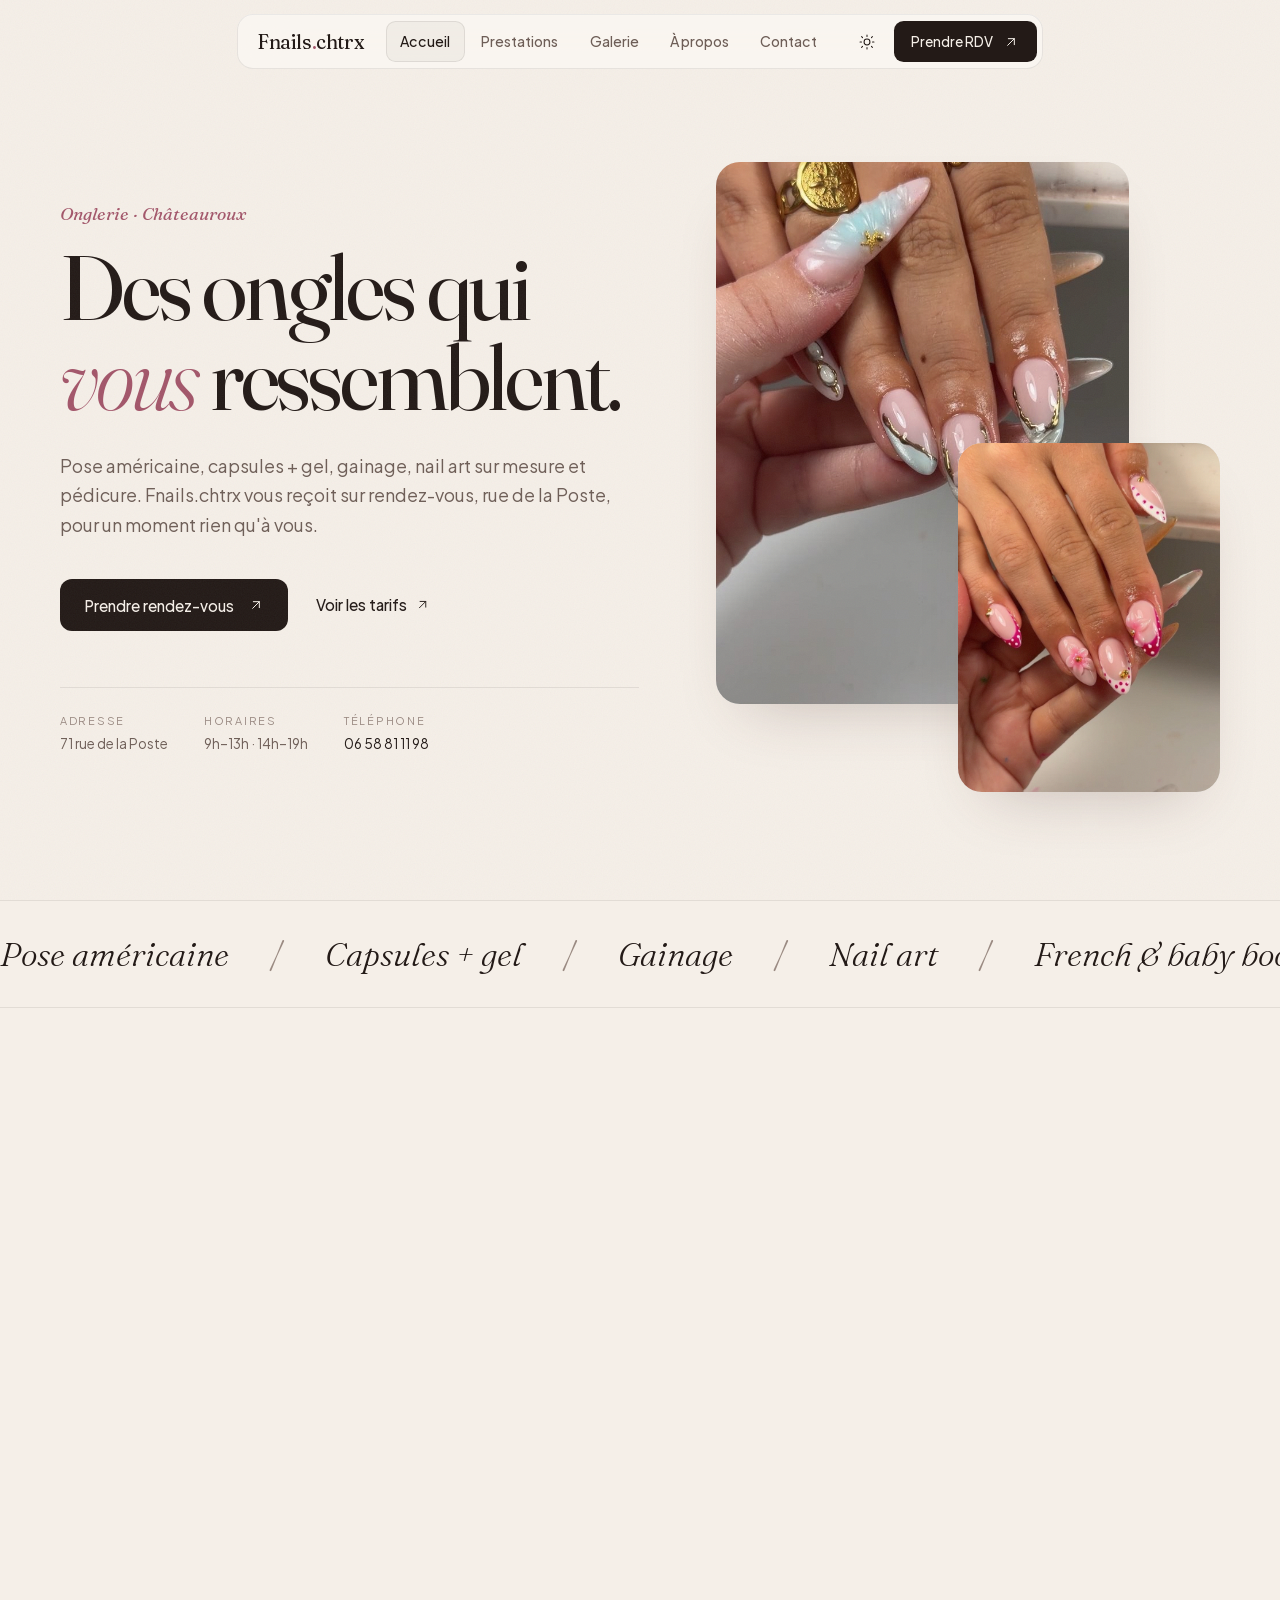
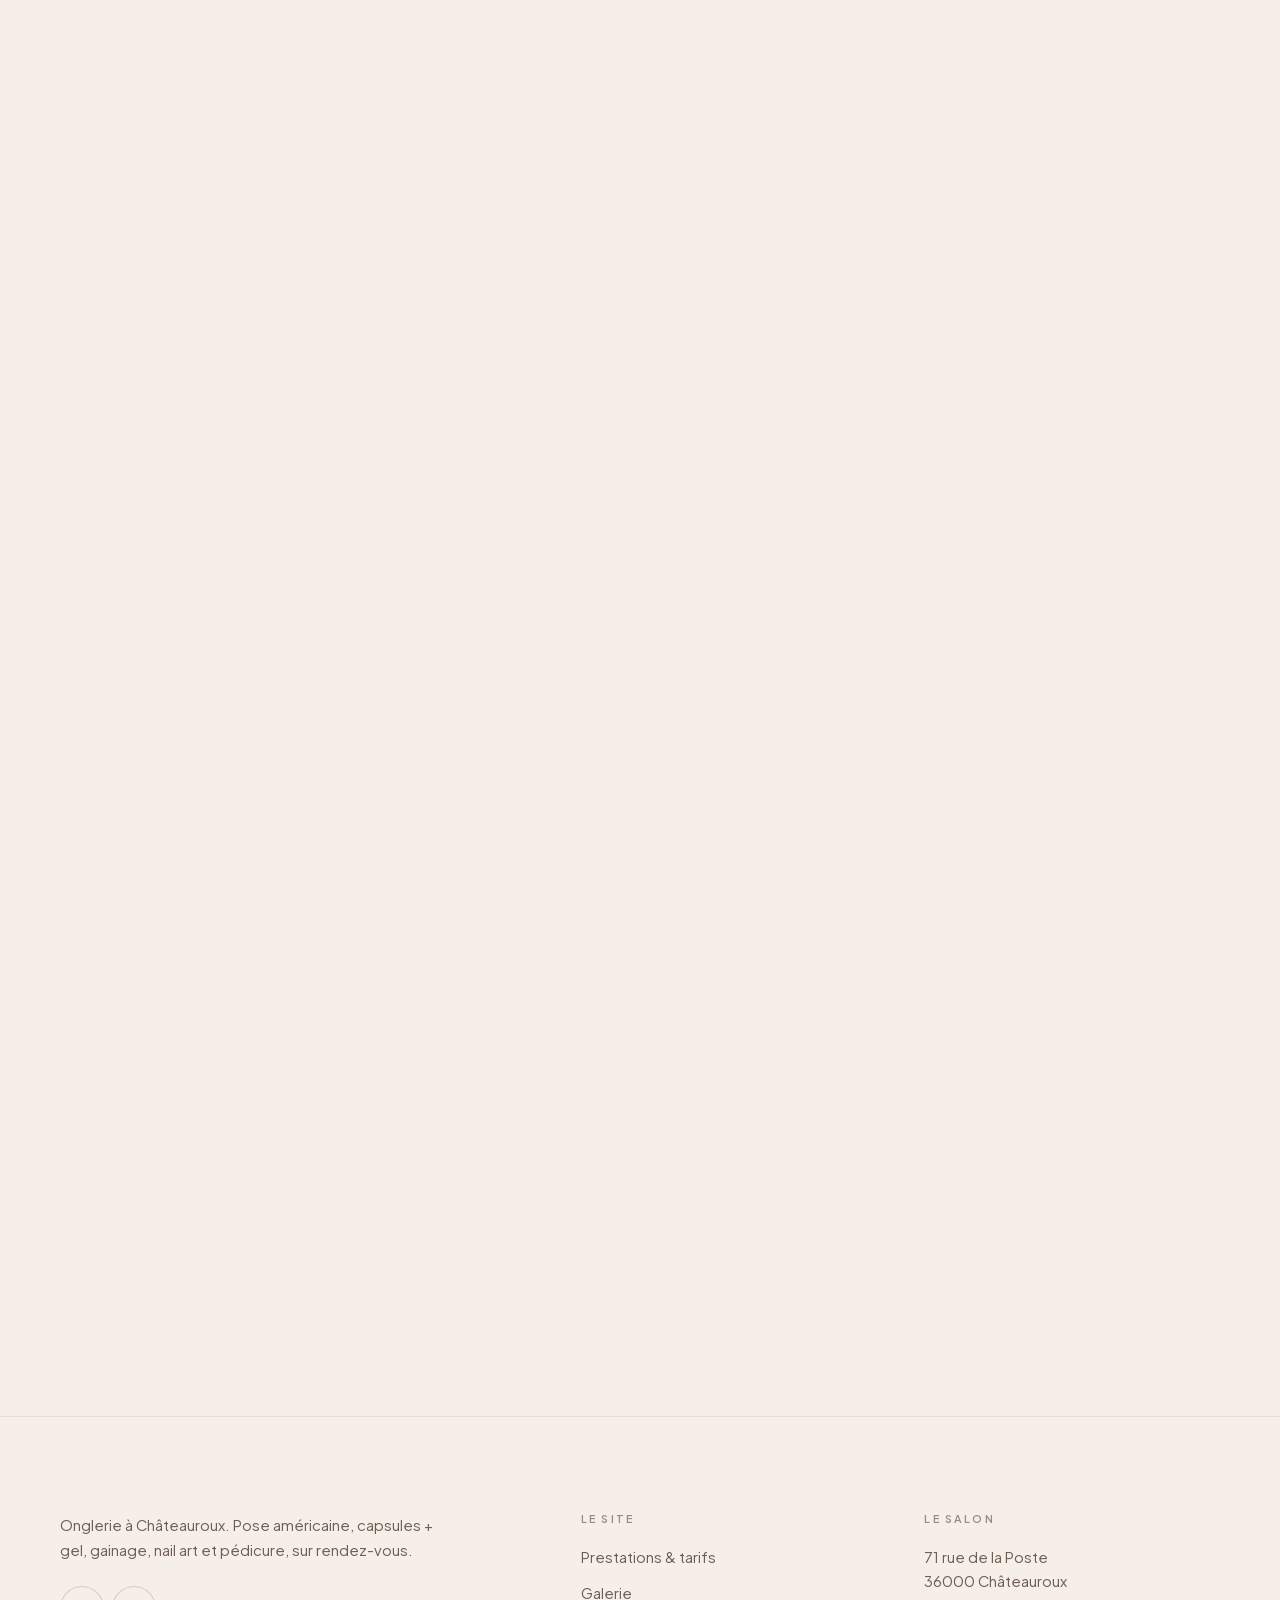
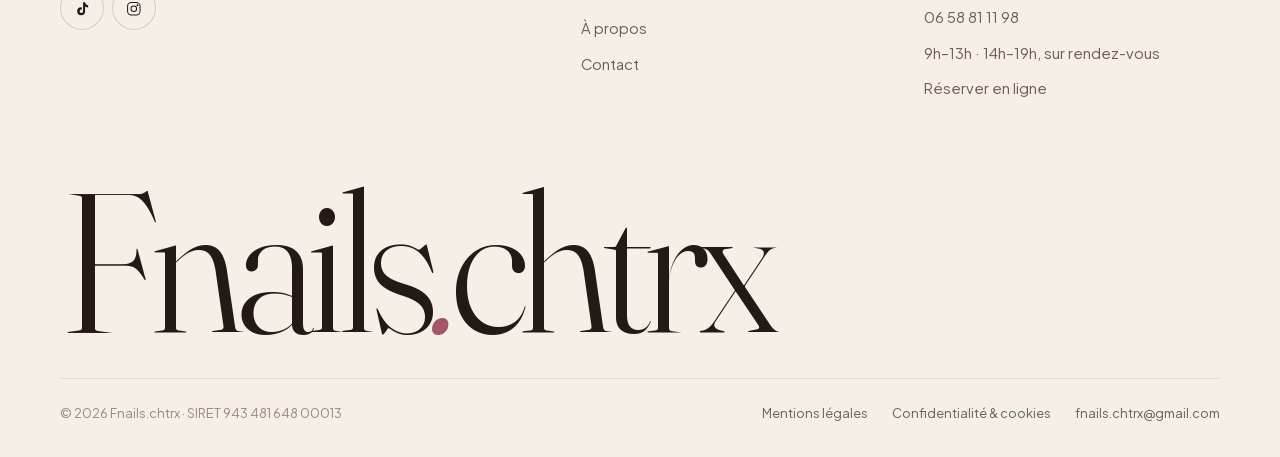
<file: index.html>
<!DOCTYPE html>
<html lang="fr">
<head>
<meta charset="utf-8">
<meta http-equiv="Content-Security-Policy" content="default-src 'self'; script-src 'self'; style-src 'self'; style-src-attr 'unsafe-inline'; img-src 'self' data:; font-src 'self'; connect-src 'self' https://script.google.com https://script.googleusercontent.com; form-action 'self' mailto:; base-uri 'self'; object-src 'none'; upgrade-insecure-requests">
<meta name="referrer" content="strict-origin-when-cross-origin">
<meta name="viewport" content="width=device-width, initial-scale=1, viewport-fit=cover">
<title>Fnails.chtrx · Onglerie à Châteauroux</title>
<meta name="description" content="Onglerie à Châteauroux : pose américaine, capsules + gel, gainage, nail art sur mesure et pédicure. Sur rendez-vous, 71 rue de la Poste.">
<meta property="og:type" content="website">
<meta property="og:site_name" content="Fnails.chtrx">
<meta property="og:title" content="Fnails.chtrx · Onglerie à Châteauroux">
<meta property="og:description" content="Onglerie à Châteauroux : pose américaine, capsules + gel, gainage, nail art sur mesure et pédicure. Sur rendez-vous, 71 rue de la Poste.">
<meta property="og:image" content="https://rabichoufleur87.github.io/Onglerie-Chateauroux/assets/img/nail-art-dore-marbre.jpg">
<meta property="og:url" content="https://rabichoufleur87.github.io/Onglerie-Chateauroux/">
<meta property="og:locale" content="fr_FR">
<meta name="twitter:card" content="summary_large_image">
<meta name="theme-color" content="#f5efe8">
<link rel="icon" href="data:image/svg+xml,%3Csvg xmlns='http://www.w3.org/2000/svg' viewBox='0 0 64 64'%3E%3Crect width='64' height='64' rx='18' fill='%23231a17'/%3E%3Ctext x='50%25' y='54%25' text-anchor='middle' dominant-baseline='middle' font-family='Georgia,serif' font-style='italic' font-size='40' fill='%23f5efe8'%3Ef%3C/text%3E%3Ccircle cx='47' cy='46' r='4' fill='%23e3a4b2'/%3E%3C/svg%3E">
<link rel="icon" type="image/png" sizes="32x32" href="assets/img/favicon-32.png">
<link rel="apple-touch-icon" href="assets/img/icone-180.png">
<script src="assets/js/theme.js?v=6"></script>
<link rel="preload" href="assets/fonts/fraunces.woff2" as="font" type="font/woff2" crossorigin>
<link rel="preload" href="assets/fonts/plus-jakarta-sans.woff2" as="font" type="font/woff2" crossorigin>
<link rel="stylesheet" href="assets/css/style.css?v=10">
</head>
<body>

<a class="lien-evitement" href="#contenu">Aller au contenu principal</a>

<header class="entete">
  <div class="ilot">
    <a class="marque" href="index.html" aria-label="Fnails.chtrx, accueil">Fnails<span class="marque__point">.</span>chtrx</a>
    <nav class="nav" aria-label="Navigation principale">
      <ul class="nav__liste">
        <li><a class="nav__lien" href="index.html" aria-current="page">Accueil</a></li>
        <li><a class="nav__lien" href="prestations.html">Prestations</a></li>
        <li><a class="nav__lien" href="galerie.html">Galerie</a></li>
        <li><a class="nav__lien" href="a-propos.html">À propos</a></li>
        <li><a class="nav__lien" href="contact.html">Contact</a></li>
      </ul>
    </nav>
    <div class="ilot__actions">
      <button type="button" class="bouton-icone bouton-theme" data-action="theme" aria-label="Activer le mode sombre" aria-pressed="false">
        <svg class="icone-soleil" viewBox="0 0 24 24" fill="none" stroke="currentColor" stroke-width="1.4" stroke-linecap="round" stroke-linejoin="round" aria-hidden="true"><circle cx="12" cy="12" r="4"/><path d="M12 2.5v2M12 19.5v2M4.6 4.6l1.4 1.4M18 18l1.4 1.4M2.5 12h2M19.5 12h2M4.6 19.4 6 18M18 6l1.4-1.4"/></svg>
        <svg class="icone-lune" viewBox="0 0 24 24" fill="none" stroke="currentColor" stroke-width="1.4" stroke-linecap="round" stroke-linejoin="round" aria-hidden="true"><path d="M20.5 13.2A8.5 8.5 0 1 1 10.8 3.5a6.6 6.6 0 0 0 9.7 9.7z"/></svg>
      </button>
      <a class="btn btn--petit entete__cta" href="contact.html#rdv"><span class="btn__texte">Prendre RDV</span><span class="btn__icone"><svg viewBox="0 0 24 24" fill="none" stroke="currentColor" stroke-width="1.5" stroke-linecap="round" stroke-linejoin="round" aria-hidden="true"><path d="M7 17 17 7M8 7h9v9"/></svg></span></a>
      <button type="button" class="bouton-icone bouton-menu" data-action="menu" aria-expanded="false" aria-controls="menu" aria-label="Ouvrir le menu">
        <span class="bouton-menu__barre"></span>
        <span class="bouton-menu__barre"></span>
      </button>
    </div>
  </div>
</header>

<div class="menu" id="menu" aria-label="Menu">
  <ul class="menu__liste">
    <li><a class="menu__lien" href="index.html" aria-current="page">Accueil</a></li>
    <li><a class="menu__lien" href="prestations.html">Prestations</a></li>
    <li><a class="menu__lien" href="galerie.html">Galerie</a></li>
    <li><a class="menu__lien" href="a-propos.html">À propos</a></li>
    <li><a class="menu__lien" href="contact.html">Contact</a></li>
  </ul>
  <div class="menu__pied">
    <div>71 rue de la Poste, Châteauroux<br><a href="tel:+33658811198">06 58 81 11 98</a></div>
    <a class="btn btn--petit" href="contact.html#rdv"><span class="btn__texte">Prendre rendez-vous</span><span class="btn__icone"><svg viewBox="0 0 24 24" fill="none" stroke="currentColor" stroke-width="1.5" stroke-linecap="round" stroke-linejoin="round" aria-hidden="true"><path d="M7 17 17 7M8 7h9v9"/></svg></span></a>
  </div>
</div>

<main id="contenu">

<section class="heros">
  <div class="conteneur heros__grille">
    <div class="heros__texte">
      <span class="surtitre reveal">Onglerie · Châteauroux</span>
      <h1 class="reveal" style="--delai:0.08s">Des ongles qui <em>vous</em> ressemblent.</h1>
      <p class="reveal" style="--delai:0.16s">
        Pose américaine, capsules + gel, gainage, nail art sur mesure et pédicure.
        Fnails.chtrx vous reçoit sur rendez-vous, rue de la Poste, pour un moment rien qu'à vous.
      </p>
      <div class="actions reveal" style="--delai:0.24s">
        <a class="btn" href="contact.html#rdv"><span class="btn__texte">Prendre rendez-vous</span><span class="btn__icone"><svg viewBox="0 0 24 24" fill="none" stroke="currentColor" stroke-width="1.5" stroke-linecap="round" stroke-linejoin="round" aria-hidden="true"><path d="M7 17 17 7M8 7h9v9"/></svg></span></a>
        <a class="lien-fleche" href="prestations.html">Voir les tarifs <svg viewBox="0 0 24 24" fill="none" stroke="currentColor" stroke-width="1.5" stroke-linecap="round" stroke-linejoin="round" aria-hidden="true"><path d="M7 17 17 7M8 7h9v9"/></svg></a>
      </div>
      <ul class="heros__infos reveal" style="--delai:0.32s">
        <li><span>Adresse</span>71 rue de la Poste</li>
        <li><span>Horaires</span>9h–13h · 14h–19h</li>
        <li><span>Téléphone</span><a href="tel:+33658811198">06 58 81 11 98</a></li>
      </ul>
    </div>

    <div class="cascade">
      <figure class="cascade__photo cascade__photo--1 coque reveal" style="--delai:0.2s">
        <div class="noyau"><img src="assets/img/nail-art-dore-marbre.jpg" alt="Nail art effet marbre doré et fleur rose" fetchpriority="high"></div>
      </figure>
      <figure class="cascade__photo cascade__photo--2 coque reveal" style="--delai:0.35s">
        <div class="noyau"><img src="assets/img/nail-art-rose-pois-fleur.jpg" alt="Nail art rose fuchsia, pois et fleur 3D"></div>
      </figure>
    </div>
  </div>
</section>

<div class="defilant" aria-hidden="true">
  <div class="defilant__piste">
    <ul><li>Pose américaine</li><li>Capsules + gel</li><li>Gainage</li><li>Nail art</li><li>French &amp; baby boomer</li><li>Pédicure</li></ul>
    <ul><li>Pose américaine</li><li>Capsules + gel</li><li>Gainage</li><li>Nail art</li><li>French &amp; baby boomer</li><li>Pédicure</li></ul>
  </div>
</div>

<section class="section">
  <div class="conteneur">
    <div class="entete-section">
      <div class="reveal">
        <span class="surtitre">Savoir-faire</span>
        <h2>Ce que je <em>propose</em></h2>
      </div>
      <div class="reveal" style="--delai:0.1s">
        <p>Un accompagnement personnalisé pour des ongles sains, et une pose pensée pour votre quotidien.</p>
        <a class="lien-fleche" href="prestations.html">Les 26 prestations et tarifs <svg viewBox="0 0 24 24" fill="none" stroke="currentColor" stroke-width="1.5" stroke-linecap="round" stroke-linejoin="round" aria-hidden="true"><path d="M7 17 17 7M8 7h9v9"/></svg></a>
      </div>
    </div>

    <div class="bento">
      <div class="coque bento__grand reveal">
        <div class="noyau tuile tuile--photo">
          <img src="assets/img/nail-art-dore-fleurs.jpg" alt="Pose capsules nail art fleurs 3D et dorures" loading="lazy">
          <div class="tuile__contenu">
            <div class="tuile__haut"><span class="tuile__prix">dès 40 €</span></div>
            <h3>Capsules + gel</h3>
            <p>Une pose durable et brillante, personnalisable en longueur et en forme.</p>
          </div>
        </div>
      </div>
      <div class="coque bento__moyen reveal">
        <div class="noyau tuile tuile--mixte">
          <div class="tuile__texte">
            <div class="tuile__haut"><span class="tuile__prix">dès 35 €</span></div>
            <h3>Pose américaine</h3>
            <p>Un renfort discret et naturel qui fortifie l'ongle tout en gardant du volume.</p>
          </div>
          <span class="tuile__vignette"><img src="assets/img/vernis-nude.jpg" alt="Pose américaine couleur nude sur ongles carrés" loading="lazy"></span>
        </div>
      </div>
      <div class="coque bento__moyen reveal">
        <div class="noyau tuile tuile--mixte">
          <div class="tuile__texte">
            <div class="tuile__haut"><span class="tuile__prix">dès 45 €</span></div>
            <h3>Nail art</h3>
            <p>Décors, strass, dégradés, fleurs 3D, effets miroir : votre style, sur mesure.</p>
          </div>
          <span class="tuile__vignette"><img src="assets/img/nail-art-fleurs-orange-jaune.jpg" alt="Nail art fleurs 3D orange et jaune" loading="lazy"></span>
        </div>
      </div>
      <div class="coque  reveal">
        <div class="noyau tuile">
          <div class="tuile__haut"><span class="tuile__prix">dès 40 €</span></div>
          <h3>Gainage &amp; renfort</h3>
          <p>Fortifiez vos ongles naturels, en couleur unie ou en french.</p>
        </div>
      </div>
      <div class="coque  reveal">
        <div class="noyau tuile">
          <div class="tuile__haut"><span class="tuile__prix">dès 30 €</span></div>
          <h3>Pédicure</h3>
          <p>Couleur unie ou french, pour des pieds prêts en toute saison.</p>
        </div>
      </div>
      <a class="coque reveal" href="contact.html#rdv">
        <div class="noyau tuile tuile--sombre">
          <div class="tuile__haut"><span class="tuile__fleche"><svg viewBox="0 0 24 24" fill="none" stroke="currentColor" stroke-width="1.5" stroke-linecap="round" stroke-linejoin="round" aria-hidden="true"><path d="M7 17 17 7M8 7h9v9"/></svg></span></div>
          <h3>Réserver en ligne</h3>
          <p>Choisissez votre prestation et votre créneau en quelques clics.</p>
        </div>
      </a>
    </div>
  </div>
</section>

<section class="section section--teinte">
  <div class="conteneur realisations">
    <div class="realisations__texte">
      <span class="surtitre reveal">Réalisations</span>
      <h2 class="reveal" style="--delai:0.08s">Un aperçu du <em>travail</em></h2>
      <p class="reveal" style="--delai:0.16s">Les dernières poses réalisées au salon. Faites glisser les photos, ou retrouvez tout le reste dans la galerie.</p>
      <div class="compteur reveal" style="--delai:0.2s"><strong>17</strong><span>prestations à la carte</span></div>
      <div class="reveal" style="--delai:0.24s"><a class="btn btn--clair" href="galerie.html"><span class="btn__texte">Voir la galerie</span><span class="btn__icone"><svg viewBox="0 0 24 24" fill="none" stroke="currentColor" stroke-width="1.5" stroke-linecap="round" stroke-linejoin="round" aria-hidden="true"><path d="M7 17 17 7M8 7h9v9"/></svg></span></a></div>
    </div>
    <div class="diaporama reveal" data-diaporama>
      <div class="coque">
        <div class="noyau diaporama__cadre">
          <div class="diaporama__piste" data-piste-diapo>
          <div class="diaporama__slide" aria-hidden="true">
            <img src="assets/img/nail-art-rose-pois-fleur.jpg" alt="">
          </div>
          <div class="diaporama__slide">
            <img src="assets/img/nail-art-rouge-zebre.jpg" alt="Nail art rouge et zébré avec strass et chaîne dorée" loading="lazy">
          </div>
          <div class="diaporama__slide">
            <img src="assets/img/nail-art-fleur-jaune.jpg" alt="French pointillée noire avec fleur jaune en relief" loading="lazy">
          </div>
          <div class="diaporama__slide">
            <img src="assets/img/french-rose-fluo.jpg" alt="French colorée rose fluo sur ongles amande" loading="lazy">
          </div>
          <div class="diaporama__slide">
            <img src="assets/img/nail-art-dore-fleurs.jpg" alt="Pose capsules nail art fleurs 3D et dorures" loading="lazy">
          </div>
          <div class="diaporama__slide">
            <img src="assets/img/nail-art-fleurs-orange-jaune.jpg" alt="Nail art fleurs 3D orange et jaune" loading="lazy">
          </div>
          <div class="diaporama__slide">
            <img src="assets/img/nail-art-bleu-pois-fleur.jpg" alt="Nail art french bleu, pois et fleur 3D" loading="lazy">
          </div>
          <div class="diaporama__slide">
            <img src="assets/img/nail-art-dore-marbre.jpg" alt="Nail art effet marbre doré et fleur rose" loading="lazy">
          </div>
          <div class="diaporama__slide">
            <img src="assets/img/nail-art-rose-pois-fleur.jpg" alt="Nail art rose fuchsia, pois et fleur 3D" loading="lazy">
          </div>
          <div class="diaporama__slide" aria-hidden="true">
            <img src="assets/img/nail-art-rouge-zebre.jpg" alt="">
          </div>
          </div>
          <button type="button" class="diaporama__fleche carrousel-fleche--prec" data-action="diapo-prec" aria-label="Photo précédente">
            <svg viewBox="0 0 24 24" fill="none" stroke="currentColor" stroke-width="1.5" stroke-linecap="round" stroke-linejoin="round" aria-hidden="true"><path d="M15 6l-6 6 6 6"/></svg>
          </button>
          <button type="button" class="diaporama__fleche carrousel-fleche--suiv" data-action="diapo-suiv" aria-label="Photo suivante">
            <svg viewBox="0 0 24 24" fill="none" stroke="currentColor" stroke-width="1.5" stroke-linecap="round" stroke-linejoin="round" aria-hidden="true"><path d="M9 6l6 6-6 6"/></svg>
          </button>
        </div>
      </div>
      <div class="diaporama__points" data-points aria-label="Choisir une photo">
        <button type="button" data-index="0" aria-label="Photo 1"></button>
        <button type="button" data-index="1" aria-label="Photo 2"></button>
        <button type="button" data-index="2" aria-label="Photo 3"></button>
        <button type="button" data-index="3" aria-label="Photo 4"></button>
        <button type="button" data-index="4" aria-label="Photo 5"></button>
        <button type="button" data-index="5" aria-label="Photo 6"></button>
        <button type="button" data-index="6" aria-label="Photo 7"></button>
        <button type="button" data-index="7" aria-label="Photo 8"></button>
      </div>
    </div>
  </div>
</section>

<section class="section">
  <div class="conteneur duo">
    <div class="duo__photos">
      <div class="coque reveal"><div class="noyau"><img src="assets/img/salon-miroir-neon.jpg" alt="Espace d'accueil du salon avec grand miroir doré et néon rose" loading="lazy"></div></div>
      <div class="coque reveal" style="--delai:0.15s"><div class="noyau"><img src="assets/img/salon-poste-manucure.jpg" alt="Poste de manucure du salon Fnails.chtrx" loading="lazy"></div></div>
    </div>
    <div>
      <span class="surtitre reveal">Le salon</span>
      <h2 class="reveal" style="--delai:0.08s">Un cocon, <em>rue de la Poste</em></h2>
      <p class="reveal" style="--delai:0.16s">
        Fauteuils moelleux, lumière douce et néon rose : le salon est pensé pour que vous
        vous posiez vraiment. Chaque rendez-vous commence par un échange pour choisir la pose
        la plus adaptée à vos ongles et à votre rythme.
      </p>
      <ul class="fiche reveal" style="--delai:0.22s">
        <li><span>Adresse</span>71 rue de la Poste, 36000 Châteauroux</li>
        <li><span>Horaires</span>9h–13h et 14h–19h, sur rendez-vous</li>
        <li><span>Téléphone</span><a href="tel:+33658811198">06 58 81 11 98</a></li>
        <li><span>Réseaux</span><a href="https://www.tiktok.com/@fnails.chtrx_" target="_blank" rel="noopener noreferrer">TikTok @fnails.chtrx_</a> · <a href="https://www.instagram.com/fnails.chtrx/" target="_blank" rel="noopener noreferrer">Instagram @fnails.chtrx</a></li>
      </ul>
      <div class="reveal" style="--delai:0.28s"><a class="lien-fleche" href="a-propos.html">En savoir plus sur le salon <svg viewBox="0 0 24 24" fill="none" stroke="currentColor" stroke-width="1.5" stroke-linecap="round" stroke-linejoin="round" aria-hidden="true"><path d="M7 17 17 7M8 7h9v9"/></svg></a></div>
    </div>
  </div>
</section>

<section class="section section--serree">
  <div class="conteneur">
    <div class="appel coque reveal">
      <div class="noyau">
        <div>
          <h2>Envie de <em>nouveaux</em> ongles ?</h2>
          <p>Réservez votre créneau en ligne, ou écrivez-moi sur Instagram et TikTok.</p>
        </div>
        <div class="actions">
          <a class="btn btn--sur-sombre" href="contact.html#rdv"><span class="btn__texte">Prendre rendez-vous</span><span class="btn__icone"><svg viewBox="0 0 24 24" fill="none" stroke="currentColor" stroke-width="1.5" stroke-linecap="round" stroke-linejoin="round" aria-hidden="true"><path d="M7 17 17 7M8 7h9v9"/></svg></span></a>
        </div>
      </div>
    </div>
  </div>
</section>

</main>

<nav class="barre-mobile" aria-label="Actions rapides">
  <a class="btn btn--clair btn--appel" href="tel:+33658811198"><svg viewBox="0 0 24 24" fill="none" stroke="currentColor" stroke-width="1.5" stroke-linecap="round" stroke-linejoin="round" aria-hidden="true"><rect x="6.5" y="2.5" width="11" height="19" rx="2.8"/><path d="M10.5 18.5h3"/></svg><span class="btn__texte">Appeler</span></a>
  <a class="btn" href="contact.html#rdv"><span class="btn__texte">Prendre RDV</span><span class="btn__icone"><svg viewBox="0 0 24 24" fill="none" stroke="currentColor" stroke-width="1.5" stroke-linecap="round" stroke-linejoin="round" aria-hidden="true"><path d="M7 17 17 7M8 7h9v9"/></svg></span></a>
</nav>

<footer class="pied">
  <div class="conteneur">
    <div class="pied__grille">
      <div>
        <p>Onglerie à Châteauroux. Pose américaine, capsules + gel, gainage, nail art et pédicure, sur rendez-vous.</p>
        <div class="pied__reseaux">
          <a href="https://www.tiktok.com/@fnails.chtrx_" target="_blank" rel="noopener noreferrer" aria-label="TikTok Fnails.chtrx"><svg viewBox="0 0 24 24" fill="currentColor" aria-hidden="true"><path d="M16.5 3c.4 2.2 1.9 3.9 4.2 4.2v3c-1.5 0-3-.4-4.2-1.2v6.4a5.4 5.4 0 1 1-5.4-5.4c.3 0 .6 0 .9.1v3.1a2.3 2.3 0 1 0 1.7 2.2V3h2.8z"/></svg></a><a href="https://www.instagram.com/fnails.chtrx/" target="_blank" rel="noopener noreferrer" aria-label="Instagram Fnails.chtrx"><svg viewBox="0 0 24 24" fill="none" stroke="currentColor" stroke-width="1.4" stroke-linecap="round" stroke-linejoin="round" aria-hidden="true"><rect x="3.5" y="3.5" width="17" height="17" rx="5"/><circle cx="12" cy="12" r="3.8"/><circle cx="17" cy="7" r="0.6" fill="currentColor"/></svg></a>
        </div>
      </div>
      <div>
        <h2>Le site</h2>
        <ul>
          <li><a href="prestations.html">Prestations &amp; tarifs</a></li>
          <li><a href="galerie.html">Galerie</a></li>
          <li><a href="a-propos.html">À propos</a></li>
          <li><a href="contact.html">Contact</a></li>
        </ul>
      </div>
      <div>
        <h2>Le salon</h2>
        <ul>
          <li>71 rue de la Poste<br>36000 Châteauroux</li>
          <li><a href="tel:+33658811198">06 58 81 11 98</a></li>
          <li>9h–13h · 14h–19h, sur rendez-vous</li>
          <li><a href="contact.html#rdv">Réserver en ligne</a></li>
        </ul>
      </div>
    </div>
    <p class="pied__signature" aria-hidden="true">Fnails<em>.</em>chtrx</p>
    <div class="pied__bas">
      <span>© <span data-annee>2026</span> Fnails.chtrx · SIRET 943 481 648 00013</span>
      <ul>
        <li><a href="mentions-legales.html">Mentions légales</a></li>
        <li><a href="politique-de-confidentialite.html">Confidentialité &amp; cookies</a></li>
        <li><a href="mailto:fnails.chtrx@gmail.com">fnails.chtrx@gmail.com</a></li>
      </ul>
    </div>
  </div>
</footer>

<script src="assets/js/app.js?v=8" defer></script>
</body>
</html>
</file>
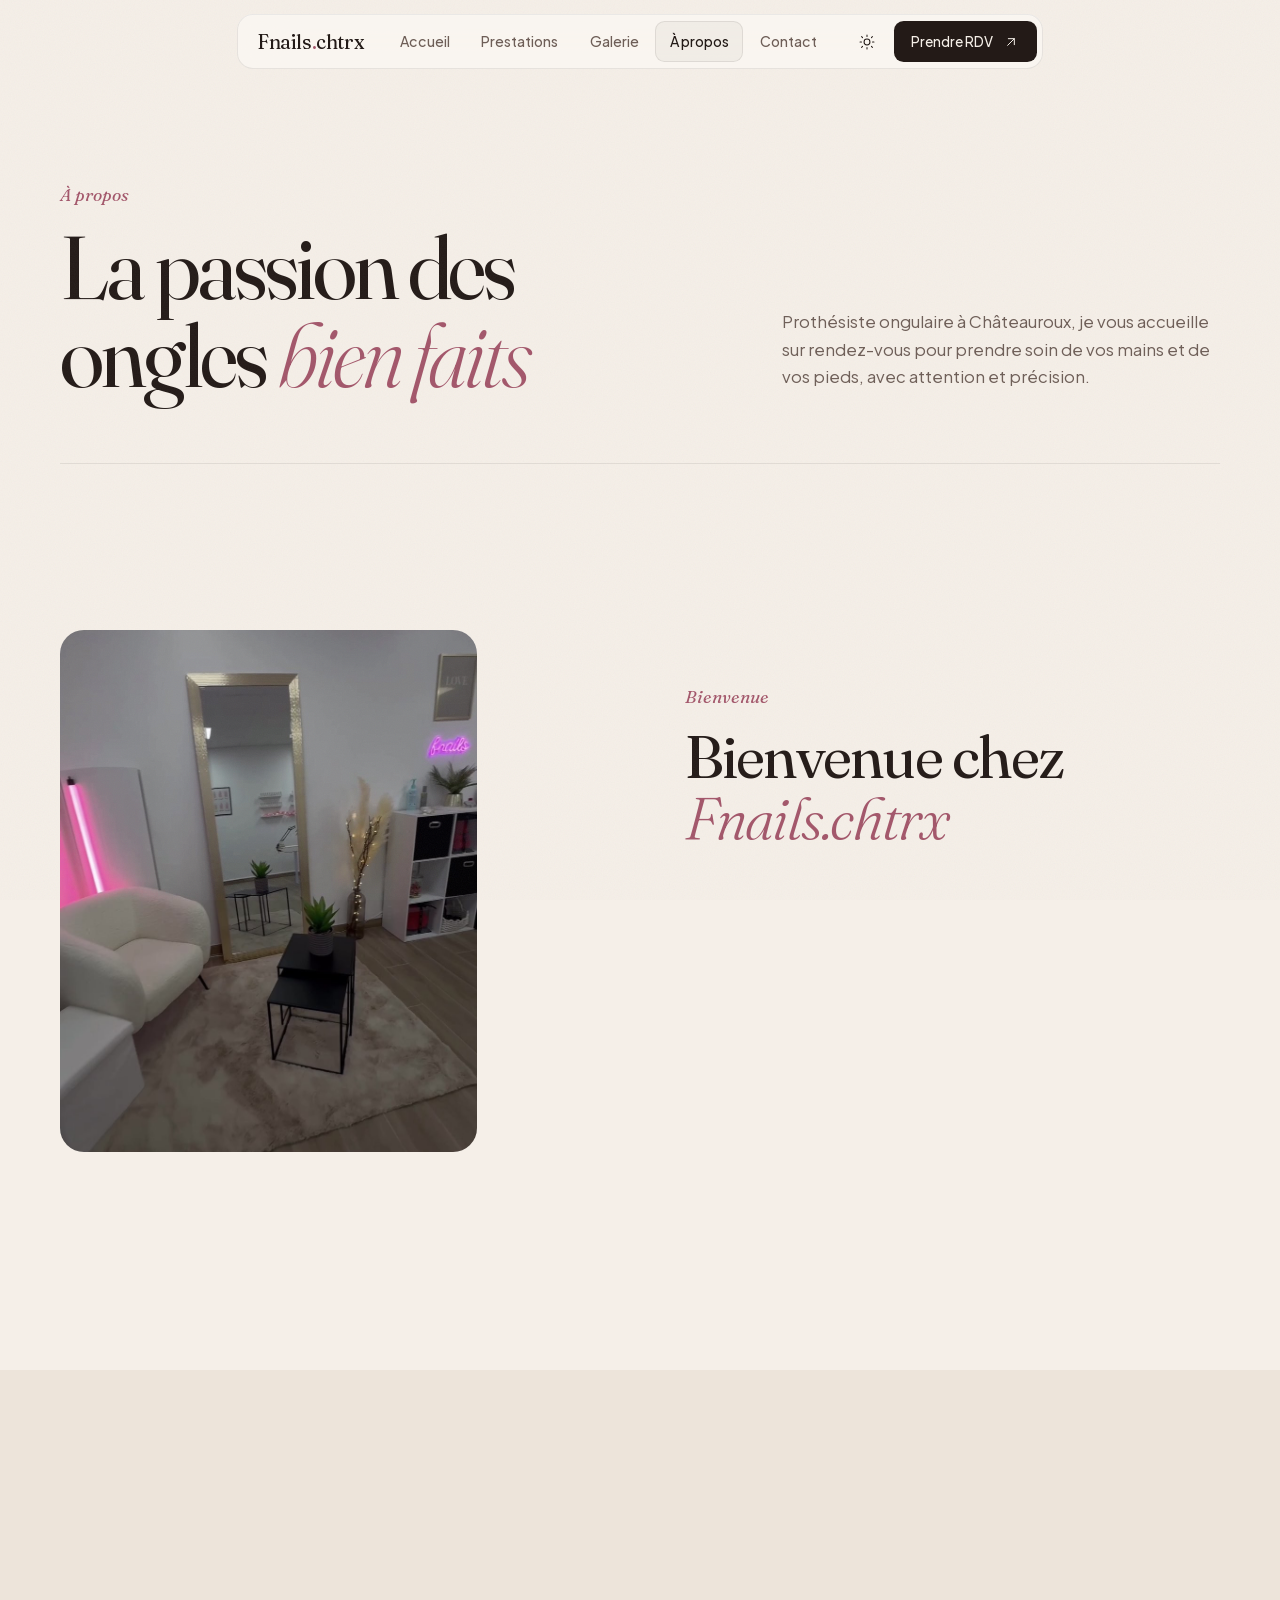
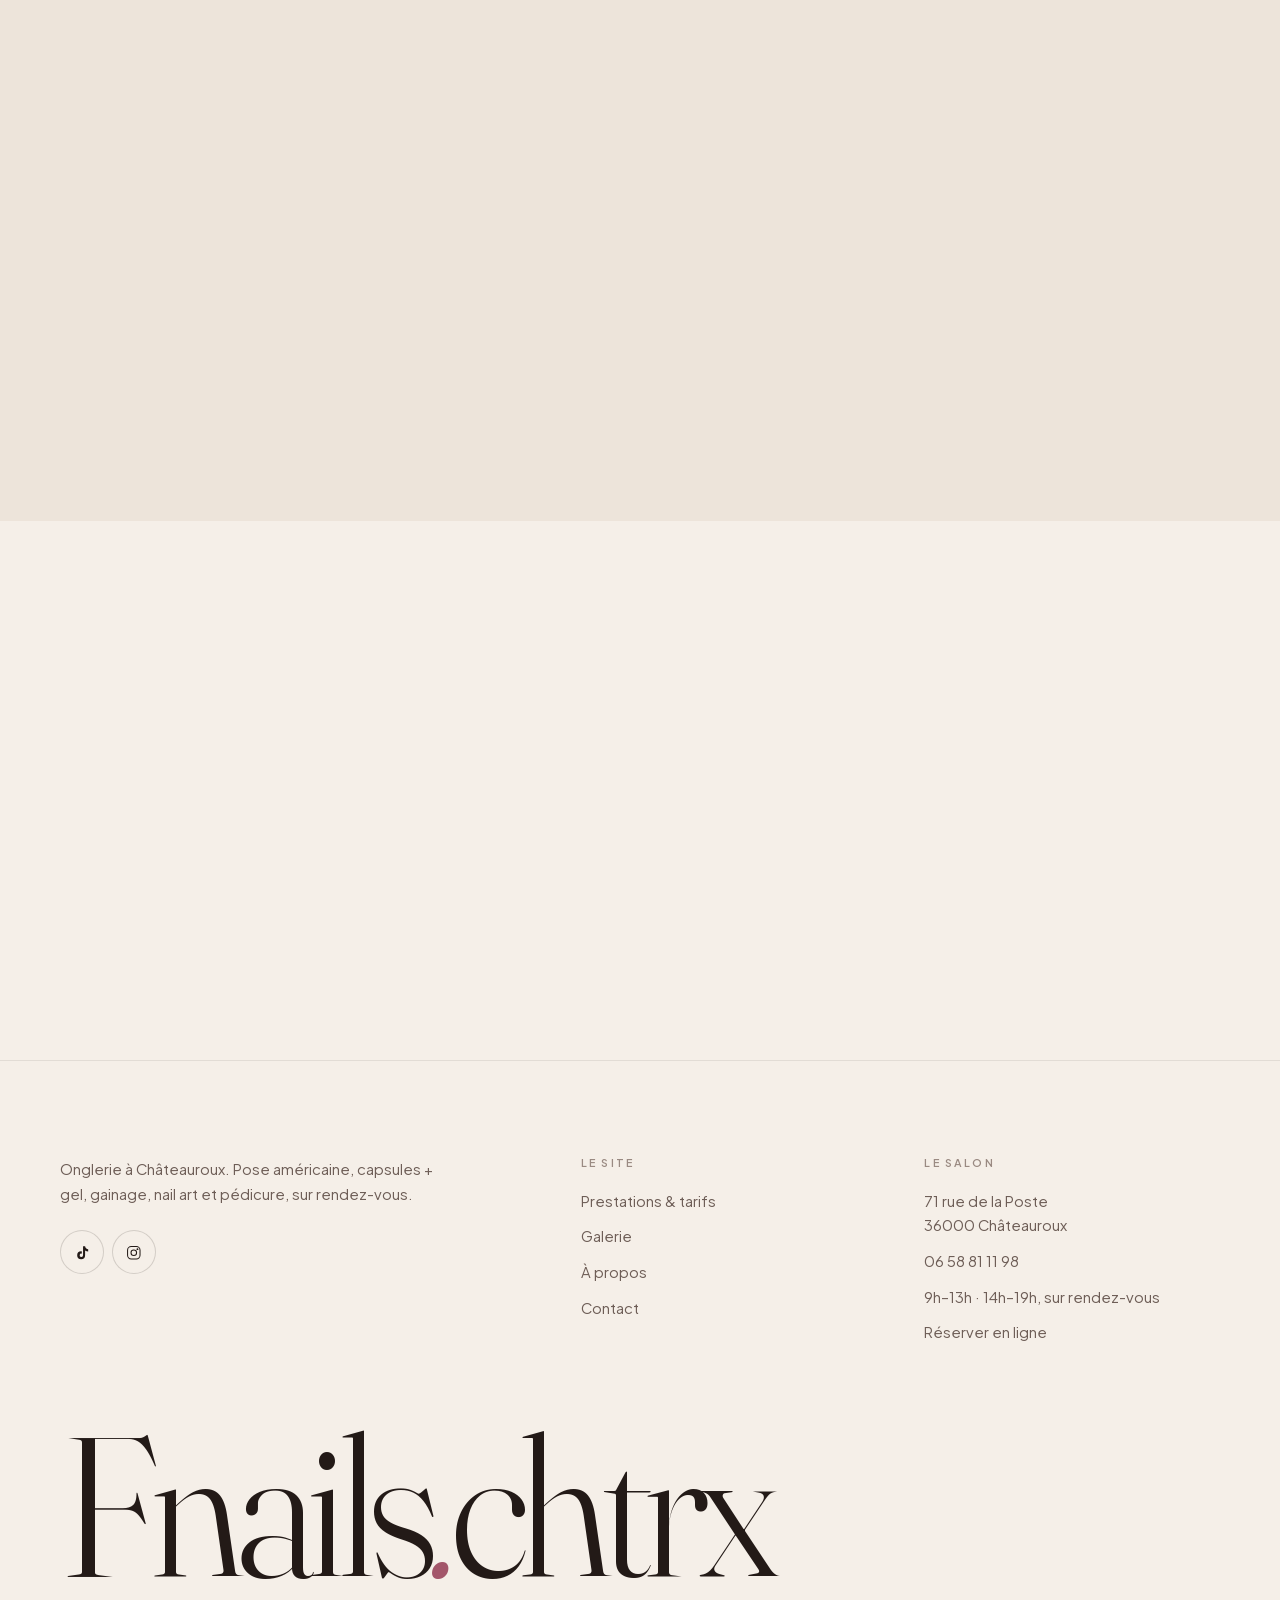
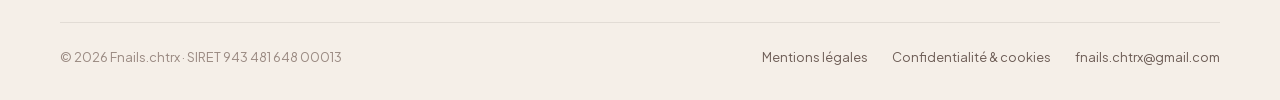
<file: a-propos.html>
<!DOCTYPE html>
<html lang="fr">
<head>
<meta charset="utf-8">
<meta http-equiv="Content-Security-Policy" content="default-src 'self'; script-src 'self'; style-src 'self'; style-src-attr 'unsafe-inline'; img-src 'self' data:; font-src 'self'; connect-src 'self' https://script.google.com https://script.googleusercontent.com; form-action 'self' mailto:; base-uri 'self'; object-src 'none'; upgrade-insecure-requests">
<meta name="referrer" content="strict-origin-when-cross-origin">
<meta name="viewport" content="width=device-width, initial-scale=1, viewport-fit=cover">
<title>À propos · Fnails.chtrx</title>
<meta name="description" content="Fnails.chtrx, onglerie à Châteauroux portée par une prothésiste ongulaire passionnée. Hygiène, écoute et nail art personnalisé.">
<meta property="og:type" content="website">
<meta property="og:site_name" content="Fnails.chtrx">
<meta property="og:title" content="À propos · Fnails.chtrx">
<meta property="og:description" content="Fnails.chtrx, onglerie à Châteauroux portée par une prothésiste ongulaire passionnée. Hygiène, écoute et nail art personnalisé.">
<meta property="og:image" content="https://rabichoufleur87.github.io/Onglerie-Chateauroux/assets/img/nail-art-dore-marbre.jpg">
<meta property="og:url" content="https://rabichoufleur87.github.io/Onglerie-Chateauroux/a-propos.html">
<meta property="og:locale" content="fr_FR">
<meta name="twitter:card" content="summary_large_image">
<meta name="theme-color" content="#f5efe8">
<link rel="icon" href="data:image/svg+xml,%3Csvg xmlns='http://www.w3.org/2000/svg' viewBox='0 0 64 64'%3E%3Crect width='64' height='64' rx='18' fill='%23231a17'/%3E%3Ctext x='50%25' y='54%25' text-anchor='middle' dominant-baseline='middle' font-family='Georgia,serif' font-style='italic' font-size='40' fill='%23f5efe8'%3Ef%3C/text%3E%3Ccircle cx='47' cy='46' r='4' fill='%23e3a4b2'/%3E%3C/svg%3E">
<link rel="icon" type="image/png" sizes="32x32" href="assets/img/favicon-32.png">
<link rel="apple-touch-icon" href="assets/img/icone-180.png">
<script src="assets/js/theme.js?v=6"></script>
<link rel="preload" href="assets/fonts/fraunces.woff2" as="font" type="font/woff2" crossorigin>
<link rel="preload" href="assets/fonts/plus-jakarta-sans.woff2" as="font" type="font/woff2" crossorigin>
<link rel="stylesheet" href="assets/css/style.css?v=10">
</head>
<body>

<a class="lien-evitement" href="#contenu">Aller au contenu principal</a>

<header class="entete">
  <div class="ilot">
    <a class="marque" href="index.html" aria-label="Fnails.chtrx, accueil">Fnails<span class="marque__point">.</span>chtrx</a>
    <nav class="nav" aria-label="Navigation principale">
      <ul class="nav__liste">
        <li><a class="nav__lien" href="index.html">Accueil</a></li>
        <li><a class="nav__lien" href="prestations.html">Prestations</a></li>
        <li><a class="nav__lien" href="galerie.html">Galerie</a></li>
        <li><a class="nav__lien" href="a-propos.html" aria-current="page">À propos</a></li>
        <li><a class="nav__lien" href="contact.html">Contact</a></li>
      </ul>
    </nav>
    <div class="ilot__actions">
      <button type="button" class="bouton-icone bouton-theme" data-action="theme" aria-label="Activer le mode sombre" aria-pressed="false">
        <svg class="icone-soleil" viewBox="0 0 24 24" fill="none" stroke="currentColor" stroke-width="1.4" stroke-linecap="round" stroke-linejoin="round" aria-hidden="true"><circle cx="12" cy="12" r="4"/><path d="M12 2.5v2M12 19.5v2M4.6 4.6l1.4 1.4M18 18l1.4 1.4M2.5 12h2M19.5 12h2M4.6 19.4 6 18M18 6l1.4-1.4"/></svg>
        <svg class="icone-lune" viewBox="0 0 24 24" fill="none" stroke="currentColor" stroke-width="1.4" stroke-linecap="round" stroke-linejoin="round" aria-hidden="true"><path d="M20.5 13.2A8.5 8.5 0 1 1 10.8 3.5a6.6 6.6 0 0 0 9.7 9.7z"/></svg>
      </button>
      <a class="btn btn--petit entete__cta" href="contact.html#rdv"><span class="btn__texte">Prendre RDV</span><span class="btn__icone"><svg viewBox="0 0 24 24" fill="none" stroke="currentColor" stroke-width="1.5" stroke-linecap="round" stroke-linejoin="round" aria-hidden="true"><path d="M7 17 17 7M8 7h9v9"/></svg></span></a>
      <button type="button" class="bouton-icone bouton-menu" data-action="menu" aria-expanded="false" aria-controls="menu" aria-label="Ouvrir le menu">
        <span class="bouton-menu__barre"></span>
        <span class="bouton-menu__barre"></span>
      </button>
    </div>
  </div>
</header>

<div class="menu" id="menu" aria-label="Menu">
  <ul class="menu__liste">
    <li><a class="menu__lien" href="index.html">Accueil</a></li>
    <li><a class="menu__lien" href="prestations.html">Prestations</a></li>
    <li><a class="menu__lien" href="galerie.html">Galerie</a></li>
    <li><a class="menu__lien" href="a-propos.html" aria-current="page">À propos</a></li>
    <li><a class="menu__lien" href="contact.html">Contact</a></li>
  </ul>
  <div class="menu__pied">
    <div>71 rue de la Poste, Châteauroux<br><a href="tel:+33658811198">06 58 81 11 98</a></div>
    <a class="btn btn--petit" href="contact.html#rdv"><span class="btn__texte">Prendre rendez-vous</span><span class="btn__icone"><svg viewBox="0 0 24 24" fill="none" stroke="currentColor" stroke-width="1.5" stroke-linecap="round" stroke-linejoin="round" aria-hidden="true"><path d="M7 17 17 7M8 7h9v9"/></svg></span></a>
  </div>
</div>

<main id="contenu">

<section class="heros-page">
  <div class="conteneur">
    <div class="heros-page__grille">
      <div class="reveal">
        <span class="surtitre">À propos</span>
        <h1>La passion des ongles <em>bien faits</em></h1>
      </div>
      <p class="reveal" style="--delai:0.1s">Prothésiste ongulaire à Châteauroux, je vous accueille sur rendez-vous pour prendre soin de vos mains et de vos pieds, avec attention et précision.</p>
    </div>
  </div>
</section>

<section class="section section--serree">
  <div class="conteneur duo">
    <div class="duo__photos">
      <div class="coque reveal"><div class="noyau"><img src="assets/img/salon-miroir-neon.jpg" alt="Espace d'accueil du salon Fnails.chtrx avec grand miroir et néon" loading="lazy"></div></div>
      <div class="coque reveal" style="--delai:0.15s"><div class="noyau"><img src="assets/img/salon-poste-manucure.jpg" alt="Poste de manucure du salon Fnails.chtrx" loading="lazy"></div></div>
    </div>
    <div>
      <span class="surtitre reveal">Bienvenue</span>
      <h2 class="reveal" style="--delai:0.08s">Bienvenue chez <em>Fnails.chtrx</em></h2>
      <p class="reveal" style="--delai:0.14s">
        Fnails.chtrx, c'est une onglerie installée à Châteauroux, portée par une
        prothésiste ongulaire passionnée par son métier. Pose gel, pose américaine,
        gainage, nail art personnalisé et soin des pieds : chaque prestation est
        réalisée avec soin, dans le respect de la santé de l'ongle.
      </p>
      <p class="reveal" style="--delai:0.2s">
        L'objectif est simple : vous offrir un moment de détente et un résultat qui
        vous plaît vraiment, que vous recherchiez une pose sobre au quotidien ou une
        création plus travaillée pour une occasion particulière.
      </p>
      <p class="reveal" style="--delai:0.26s">
        Le travail se suit au quotidien sur Instagram et TikTok, où
        retrouver les dernières réalisations avant même qu'elles n'arrivent sur ce site.
      </p>
    </div>
  </div>
</section>

<section class="section section--teinte">
  <div class="conteneur engagements">
    <div class="engagements__titre reveal">
      <span class="surtitre">Engagements</span>
      <h2>Une approche <em>soignée</em></h2>
    </div>
    <ol class="engagements__liste">
      <li class="reveal"><div><h3>Hygiène rigoureuse</h3><p>Matériel désinfecté et protocoles d'hygiène respectés à chaque rendez-vous.</p></div></li>
      <li class="reveal"><div><h3>Écoute &amp; conseil</h3><p>Un échange avant chaque prestation pour choisir la pose la plus adaptée.</p></div></li>
      <li class="reveal"><div><h3>Créativité</h3><p>Nail art personnalisé, pour des ongles uniques à chaque rendez-vous.</p></div></li>
    </ol>
  </div>
</section>

<section class="section section--serree">
  <div class="conteneur">
    <div class="appel coque reveal">
      <div class="noyau">
        <div>
          <h2>Prêt·e à <em>réserver</em> ?</h2>
          <p>Choisissez votre créneau en ligne, en quelques clics.</p>
        </div>
        <div class="actions">
          <a class="btn btn--sur-sombre" href="contact.html#rdv"><span class="btn__texte">Prendre rendez-vous</span><span class="btn__icone"><svg viewBox="0 0 24 24" fill="none" stroke="currentColor" stroke-width="1.5" stroke-linecap="round" stroke-linejoin="round" aria-hidden="true"><path d="M7 17 17 7M8 7h9v9"/></svg></span></a>
        </div>
      </div>
    </div>
  </div>
</section>

</main>

<nav class="barre-mobile" aria-label="Actions rapides">
  <a class="btn btn--clair btn--appel" href="tel:+33658811198"><svg viewBox="0 0 24 24" fill="none" stroke="currentColor" stroke-width="1.5" stroke-linecap="round" stroke-linejoin="round" aria-hidden="true"><rect x="6.5" y="2.5" width="11" height="19" rx="2.8"/><path d="M10.5 18.5h3"/></svg><span class="btn__texte">Appeler</span></a>
  <a class="btn" href="contact.html#rdv"><span class="btn__texte">Prendre RDV</span><span class="btn__icone"><svg viewBox="0 0 24 24" fill="none" stroke="currentColor" stroke-width="1.5" stroke-linecap="round" stroke-linejoin="round" aria-hidden="true"><path d="M7 17 17 7M8 7h9v9"/></svg></span></a>
</nav>

<footer class="pied">
  <div class="conteneur">
    <div class="pied__grille">
      <div>
        <p>Onglerie à Châteauroux. Pose américaine, capsules + gel, gainage, nail art et pédicure, sur rendez-vous.</p>
        <div class="pied__reseaux">
          <a href="https://www.tiktok.com/@fnails.chtrx_" target="_blank" rel="noopener noreferrer" aria-label="TikTok Fnails.chtrx"><svg viewBox="0 0 24 24" fill="currentColor" aria-hidden="true"><path d="M16.5 3c.4 2.2 1.9 3.9 4.2 4.2v3c-1.5 0-3-.4-4.2-1.2v6.4a5.4 5.4 0 1 1-5.4-5.4c.3 0 .6 0 .9.1v3.1a2.3 2.3 0 1 0 1.7 2.2V3h2.8z"/></svg></a><a href="https://www.instagram.com/fnails.chtrx/" target="_blank" rel="noopener noreferrer" aria-label="Instagram Fnails.chtrx"><svg viewBox="0 0 24 24" fill="none" stroke="currentColor" stroke-width="1.4" stroke-linecap="round" stroke-linejoin="round" aria-hidden="true"><rect x="3.5" y="3.5" width="17" height="17" rx="5"/><circle cx="12" cy="12" r="3.8"/><circle cx="17" cy="7" r="0.6" fill="currentColor"/></svg></a>
        </div>
      </div>
      <div>
        <h2>Le site</h2>
        <ul>
          <li><a href="prestations.html">Prestations &amp; tarifs</a></li>
          <li><a href="galerie.html">Galerie</a></li>
          <li><a href="a-propos.html">À propos</a></li>
          <li><a href="contact.html">Contact</a></li>
        </ul>
      </div>
      <div>
        <h2>Le salon</h2>
        <ul>
          <li>71 rue de la Poste<br>36000 Châteauroux</li>
          <li><a href="tel:+33658811198">06 58 81 11 98</a></li>
          <li>9h–13h · 14h–19h, sur rendez-vous</li>
          <li><a href="contact.html#rdv">Réserver en ligne</a></li>
        </ul>
      </div>
    </div>
    <p class="pied__signature" aria-hidden="true">Fnails<em>.</em>chtrx</p>
    <div class="pied__bas">
      <span>© <span data-annee>2026</span> Fnails.chtrx · SIRET 943 481 648 00013</span>
      <ul>
        <li><a href="mentions-legales.html">Mentions légales</a></li>
        <li><a href="politique-de-confidentialite.html">Confidentialité &amp; cookies</a></li>
        <li><a href="mailto:fnails.chtrx@gmail.com">fnails.chtrx@gmail.com</a></li>
      </ul>
    </div>
  </div>
</footer>

<script src="assets/js/app.js?v=8" defer></script>
</body>
</html>
</file>
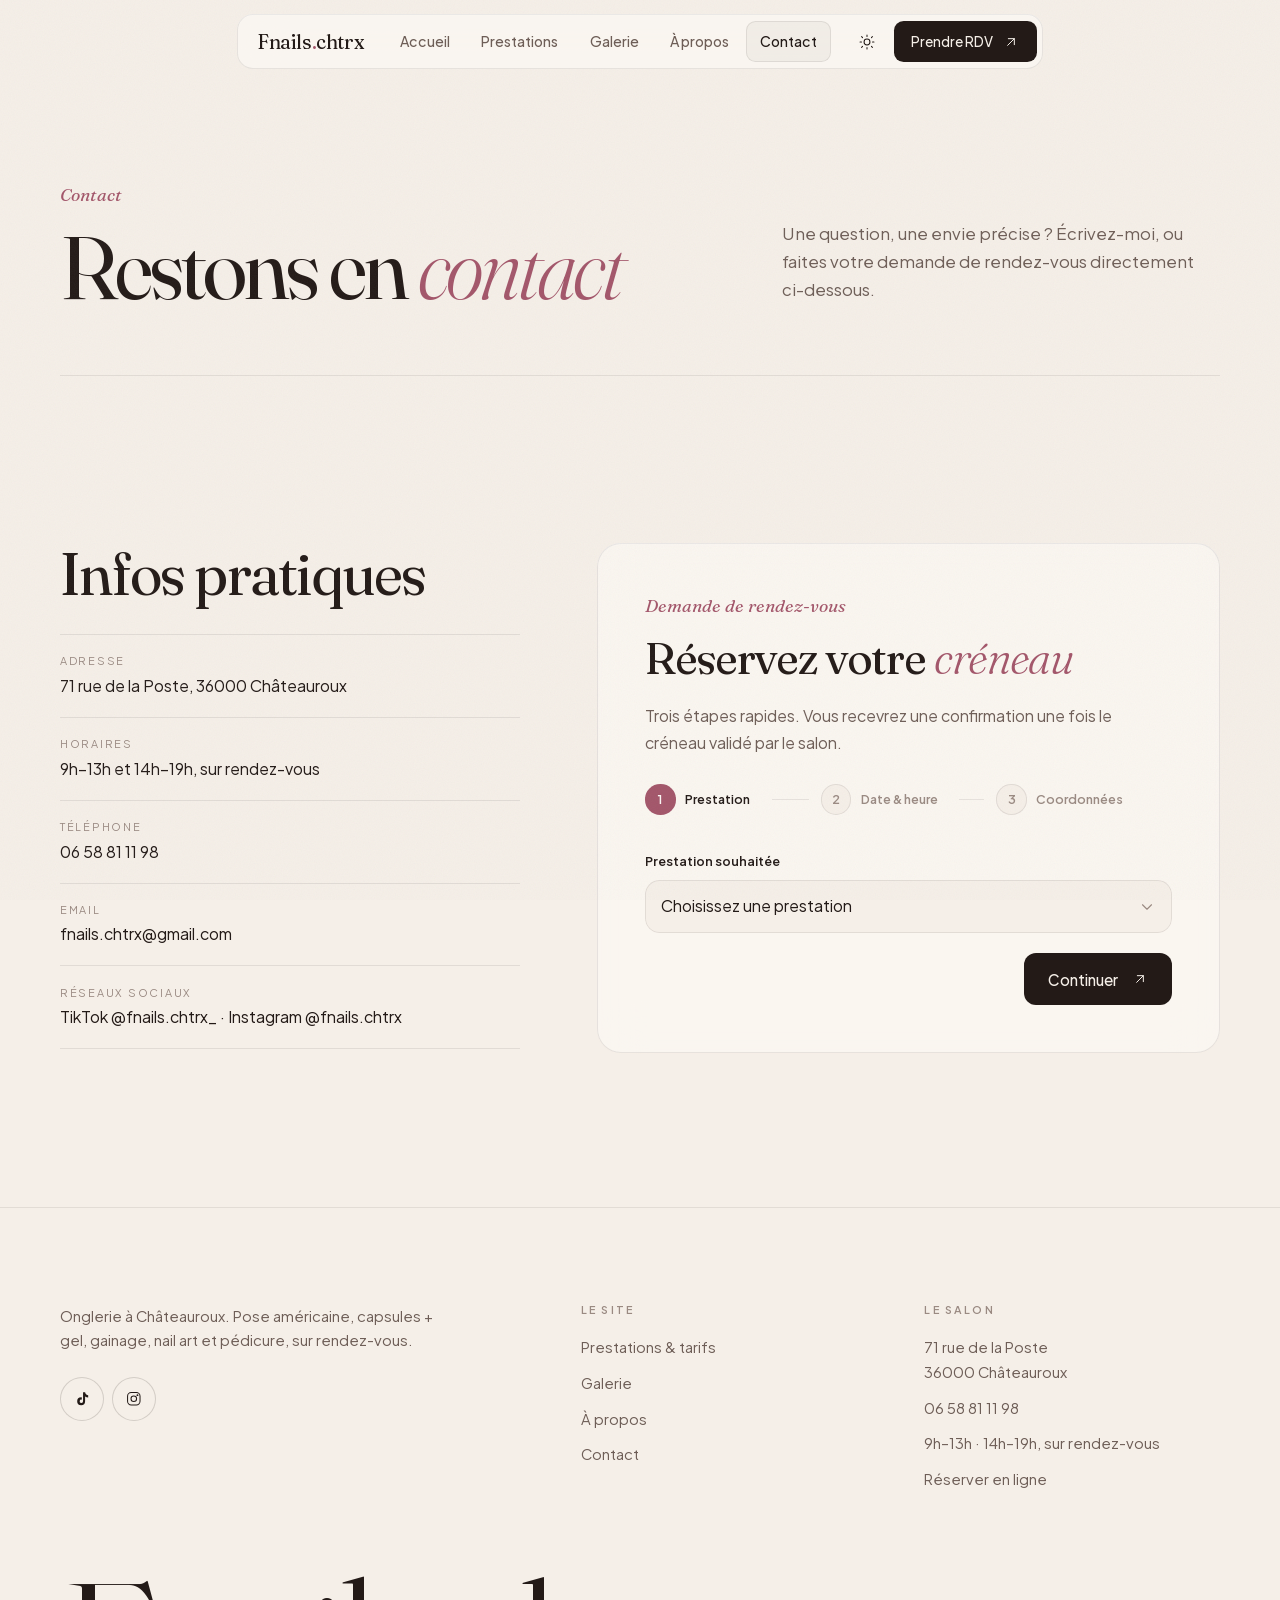
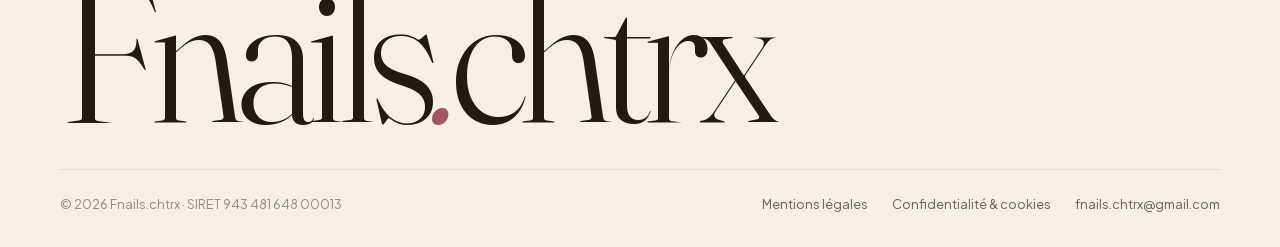
<file: contact.html>
<!DOCTYPE html>
<html lang="fr">
<head>
<meta charset="utf-8">
<meta http-equiv="Content-Security-Policy" content="default-src 'self'; script-src 'self'; style-src 'self'; style-src-attr 'unsafe-inline'; img-src 'self' data:; font-src 'self'; connect-src 'self' https://script.google.com https://script.googleusercontent.com; form-action 'self' mailto:; base-uri 'self'; object-src 'none'; upgrade-insecure-requests">
<meta name="referrer" content="strict-origin-when-cross-origin">
<meta name="viewport" content="width=device-width, initial-scale=1, viewport-fit=cover">
<title>Contact & rendez-vous · Fnails.chtrx</title>
<meta name="description" content="Prenez rendez-vous chez Fnails.chtrx, onglerie au 71 rue de la Poste à Châteauroux. 06 58 81 11 98, 9h-13h et 14h-19h.">
<meta property="og:type" content="website">
<meta property="og:site_name" content="Fnails.chtrx">
<meta property="og:title" content="Contact & rendez-vous · Fnails.chtrx">
<meta property="og:description" content="Prenez rendez-vous chez Fnails.chtrx, onglerie au 71 rue de la Poste à Châteauroux. 06 58 81 11 98, 9h-13h et 14h-19h.">
<meta property="og:image" content="https://rabichoufleur87.github.io/Onglerie-Chateauroux/assets/img/nail-art-dore-marbre.jpg">
<meta property="og:url" content="https://rabichoufleur87.github.io/Onglerie-Chateauroux/contact.html">
<meta property="og:locale" content="fr_FR">
<meta name="twitter:card" content="summary_large_image">
<meta name="theme-color" content="#f5efe8">
<link rel="icon" href="data:image/svg+xml,%3Csvg xmlns='http://www.w3.org/2000/svg' viewBox='0 0 64 64'%3E%3Crect width='64' height='64' rx='18' fill='%23231a17'/%3E%3Ctext x='50%25' y='54%25' text-anchor='middle' dominant-baseline='middle' font-family='Georgia,serif' font-style='italic' font-size='40' fill='%23f5efe8'%3Ef%3C/text%3E%3Ccircle cx='47' cy='46' r='4' fill='%23e3a4b2'/%3E%3C/svg%3E">
<link rel="icon" type="image/png" sizes="32x32" href="assets/img/favicon-32.png">
<link rel="apple-touch-icon" href="assets/img/icone-180.png">
<script src="assets/js/theme.js?v=6"></script>
<link rel="preload" href="assets/fonts/fraunces.woff2" as="font" type="font/woff2" crossorigin>
<link rel="preload" href="assets/fonts/plus-jakarta-sans.woff2" as="font" type="font/woff2" crossorigin>
<link rel="stylesheet" href="assets/css/style.css?v=10">
</head>
<body class="page-contact">

<a class="lien-evitement" href="#contenu">Aller au contenu principal</a>

<header class="entete">
  <div class="ilot">
    <a class="marque" href="index.html" aria-label="Fnails.chtrx, accueil">Fnails<span class="marque__point">.</span>chtrx</a>
    <nav class="nav" aria-label="Navigation principale">
      <ul class="nav__liste">
        <li><a class="nav__lien" href="index.html">Accueil</a></li>
        <li><a class="nav__lien" href="prestations.html">Prestations</a></li>
        <li><a class="nav__lien" href="galerie.html">Galerie</a></li>
        <li><a class="nav__lien" href="a-propos.html">À propos</a></li>
        <li><a class="nav__lien" href="contact.html" aria-current="page">Contact</a></li>
      </ul>
    </nav>
    <div class="ilot__actions">
      <button type="button" class="bouton-icone bouton-theme" data-action="theme" aria-label="Activer le mode sombre" aria-pressed="false">
        <svg class="icone-soleil" viewBox="0 0 24 24" fill="none" stroke="currentColor" stroke-width="1.4" stroke-linecap="round" stroke-linejoin="round" aria-hidden="true"><circle cx="12" cy="12" r="4"/><path d="M12 2.5v2M12 19.5v2M4.6 4.6l1.4 1.4M18 18l1.4 1.4M2.5 12h2M19.5 12h2M4.6 19.4 6 18M18 6l1.4-1.4"/></svg>
        <svg class="icone-lune" viewBox="0 0 24 24" fill="none" stroke="currentColor" stroke-width="1.4" stroke-linecap="round" stroke-linejoin="round" aria-hidden="true"><path d="M20.5 13.2A8.5 8.5 0 1 1 10.8 3.5a6.6 6.6 0 0 0 9.7 9.7z"/></svg>
      </button>
      <a class="btn btn--petit entete__cta" href="contact.html#rdv"><span class="btn__texte">Prendre RDV</span><span class="btn__icone"><svg viewBox="0 0 24 24" fill="none" stroke="currentColor" stroke-width="1.5" stroke-linecap="round" stroke-linejoin="round" aria-hidden="true"><path d="M7 17 17 7M8 7h9v9"/></svg></span></a>
      <button type="button" class="bouton-icone bouton-menu" data-action="menu" aria-expanded="false" aria-controls="menu" aria-label="Ouvrir le menu">
        <span class="bouton-menu__barre"></span>
        <span class="bouton-menu__barre"></span>
      </button>
    </div>
  </div>
</header>

<div class="menu" id="menu" aria-label="Menu">
  <ul class="menu__liste">
    <li><a class="menu__lien" href="index.html">Accueil</a></li>
    <li><a class="menu__lien" href="prestations.html">Prestations</a></li>
    <li><a class="menu__lien" href="galerie.html">Galerie</a></li>
    <li><a class="menu__lien" href="a-propos.html">À propos</a></li>
    <li><a class="menu__lien" href="contact.html" aria-current="page">Contact</a></li>
  </ul>
  <div class="menu__pied">
    <div>71 rue de la Poste, Châteauroux<br><a href="tel:+33658811198">06 58 81 11 98</a></div>
    <a class="btn btn--petit" href="contact.html#rdv"><span class="btn__texte">Prendre rendez-vous</span><span class="btn__icone"><svg viewBox="0 0 24 24" fill="none" stroke="currentColor" stroke-width="1.5" stroke-linecap="round" stroke-linejoin="round" aria-hidden="true"><path d="M7 17 17 7M8 7h9v9"/></svg></span></a>
  </div>
</div>

<main id="contenu">

<section class="heros-page">
  <div class="conteneur">
    <div class="heros-page__grille">
      <div class="reveal">
        <span class="surtitre">Contact</span>
        <h1>Restons en <em>contact</em></h1>
      </div>
      <p class="reveal" style="--delai:0.1s">Une question, une envie précise ? Écrivez-moi, ou faites votre demande de rendez-vous directement ci-dessous.</p>
    </div>
  </div>
</section>

<section class="section section--serree">
  <div class="conteneur contact">
    <div class="contact__infos reveal">
      <h2>Infos pratiques</h2>
      <ul class="info-liste">
          <li>
            <span class="icone"><svg viewBox="0 0 24 24" fill="none" stroke="currentColor" stroke-width="1.4" stroke-linecap="round" stroke-linejoin="round" aria-hidden="true"><path d="M19.5 10c0 5.5-7.5 11.5-7.5 11.5S4.5 15.5 4.5 10a7.5 7.5 0 0 1 15 0z"/><circle cx="12" cy="10" r="2.6"/></svg></span>
            <div><span class="libelle">Adresse</span><p><a href="https://www.google.com/maps/search/?api=1&amp;query=71+rue+de+la+Poste+36000+Ch%C3%A2teauroux" target="_blank" rel="noopener noreferrer">71 rue de la Poste, 36000 Châteauroux</a></p></div>
          </li>
          <li>
            <span class="icone"><svg viewBox="0 0 24 24" fill="none" stroke="currentColor" stroke-width="1.4" stroke-linecap="round" stroke-linejoin="round" aria-hidden="true"><circle cx="12" cy="12" r="8.8"/><path d="M12 7.2V12l3.2 2"/></svg></span>
            <div><span class="libelle">Horaires</span><p>9h–13h et 14h–19h, sur rendez-vous</p></div>
          </li>
          <li>
            <span class="icone"><svg viewBox="0 0 24 24" fill="none" stroke="currentColor" stroke-width="1.4" stroke-linecap="round" stroke-linejoin="round" aria-hidden="true"><rect x="6.5" y="2.5" width="11" height="19" rx="2.8"/><path d="M10.5 18.5h3"/></svg></span>
            <div><span class="libelle">Téléphone</span><p><a href="tel:+33658811198">06 58 81 11 98</a></p></div>
          </li>
          <li>
            <span class="icone"><svg viewBox="0 0 24 24" fill="none" stroke="currentColor" stroke-width="1.4" stroke-linecap="round" stroke-linejoin="round" aria-hidden="true"><rect x="3" y="5" width="18" height="14" rx="2.5"/><path d="m3.5 7 8.5 6 8.5-6"/></svg></span>
            <div><span class="libelle">Email</span><p><a href="mailto:fnails.chtrx@gmail.com">fnails.chtrx@gmail.com</a></p></div>
          </li>
          <li>
            <span class="icone"><svg viewBox="0 0 24 24" fill="none" stroke="currentColor" stroke-width="1.4" stroke-linecap="round" stroke-linejoin="round" aria-hidden="true"><rect x="3.5" y="3.5" width="17" height="17" rx="5"/><circle cx="12" cy="12" r="3.8"/><circle cx="17" cy="7" r="0.6" fill="currentColor"/></svg></span>
            <div><span class="libelle">Réseaux sociaux</span><p><a href="https://www.tiktok.com/@fnails.chtrx_" target="_blank" rel="noopener noreferrer">TikTok @fnails.chtrx_</a> · <a href="https://www.instagram.com/fnails.chtrx/" target="_blank" rel="noopener noreferrer">Instagram @fnails.chtrx</a></p></div>
          </li>
      </ul>
    </div>

    <div class="formulaire coque reveal" id="rdv" style="--delai:0.1s">
      <div class="noyau">
        <span class="surtitre">Demande de rendez-vous</span>
        <h2>Réservez votre <em>créneau</em></h2>
        <p class="formulaire__intro">Trois étapes rapides. Vous recevrez une confirmation une fois le créneau validé par le salon.</p>

        <ol class="etapes-indicateur" data-etapes-indicateur>
          <li class="etapes-indicateur__item est-active" data-etape-lien="1"><span>1</span>Prestation</li>
          <li class="etapes-indicateur__item" data-etape-lien="2"><span>2</span>Date &amp; heure</li>
          <li class="etapes-indicateur__item" data-etape-lien="3"><span>3</span>Coordonnées</li>
        </ol>

        <form id="formulaire-rdv" novalidate>

          <div class="etape" data-etape="1">
            <div class="champ">
              <label for="rdv-prestation">Prestation souhaitée</label>
              <select id="rdv-prestation" name="prestation" required aria-describedby="rdv-prestation-erreur">
              <option value="" disabled selected>Choisissez une prestation</option>
              <optgroup label="Pose américaine (gel X)">
                <option data-duree-min="60">Pose américaine couleur uni — 35,00 €</option>
                <option data-duree-min="60">Pose américaine french/baby boomer blanc — 40,00 €</option>
                <option data-duree-min="60">Pose américaine nail art léger — 45,00 €</option>
                <option data-duree-min="60">Pose américaine nail art motif — 50 à 55,00 €</option>
                <option data-duree-min="60">Pose américaine nail art blooming/3D — 55 à 60,00 €</option>
                <option data-duree-min="60">Pose américaine chaque doigt différent — 60,00 €</option>
                <option data-duree-min="60">Pose américaine chaque doigt différent + relief — 60 à 70,00 €</option>
              </optgroup>
              <optgroup label="Pose capsules + gel">
                <option data-duree-min="60">Pose capsules + gel couleur uni — 40,00 €</option>
                <option data-duree-min="60">Pose capsules + gel french/baby boomer — 45,00 €</option>
                <option data-duree-min="60">Pose capsules + gel nail art niveau 1 — à partir de 50,00 €</option>
                <option data-duree-min="60">Pose capsules + gel nail art niveau 2 — à partir de 55,00 €</option>
                <option data-duree-min="60">Pose capsules + gel nail art niveau 3 — à partir de 60,00 €</option>
                <option data-duree-min="60">Pose capsules + gel nail art niveau 4 — à partir de 65,00 €</option>
              </optgroup>
              <optgroup label="Gainage ongles naturels">
                <option data-duree-min="60">Gainage ongles naturels couleur uni — 40,00 €</option>
                <option data-duree-min="60">Gainage ongles naturels french/baby boomer blanc — 45,00 €</option>
                <option data-duree-min="60">Gainage ongles naturels nail art léger — 50,00 €</option>
                <option data-duree-min="60">Gainage ongles naturels nail art motif — 55 à 60,00 €</option>
                <option data-duree-min="60">Gainage ongles naturels nail art blooming/3D — 60 à 65,00 €</option>
                <option data-duree-min="60">Gainage ongles naturels chaque doigt différent — 65,00 €</option>
                <option data-duree-min="60">Gainage ongles naturels chaque doigt différent + relief — 65 à 75,00 €</option>
              </optgroup>
              <optgroup label="Dépose &amp; pédicure">
                <option data-duree-min="30">Dépose de mon travail (1ère) — 15,00 €</option>
                <option data-duree-min="30">Dépose de mon travail (suivantes, posées régulièrement) — 10,00 €</option>
                <option data-duree-min="30">Dépose seule, sans repose — 15,00 €</option>
                <option data-duree-min="30">Dépose du travail d'un autre salon — 20,00 €</option>
                <option data-duree-min="60">Pédicure couleur uni — à partir de 30,00 €</option>
                <option data-duree-min="60">Pédicure french — 40,00 €</option>
              </optgroup>
              <option data-duree-min="60" value="Autre / je ne sais pas encore">Autre / je ne sais pas encore</option>
              </select>
              <span class="champ__erreur" id="rdv-prestation-erreur" hidden>Choisissez une prestation.</span>
            </div>
            <div class="etape__nav etape__nav--seul">
              <button type="button" class="btn" data-action="etape-suivante"><span class="btn__texte">Continuer</span><span class="btn__icone"><svg viewBox="0 0 24 24" fill="none" stroke="currentColor" stroke-width="1.5" stroke-linecap="round" stroke-linejoin="round" aria-hidden="true"><path d="M7 17 17 7M8 7h9v9"/></svg></span></button>
            </div>
          </div>

          <div class="etape" data-etape="2" hidden>
            <p class="etape__recap" data-recap="1"></p>
            <div class="champ-ligne">
            <div class="champ">
              <label for="rdv-date">Jour souhaité</label>
              <select id="rdv-date" name="date" required aria-describedby="rdv-date-erreur">
                <option value="" disabled selected>Choisissez un jour</option>
              </select>
              <span class="champ__erreur" id="rdv-date-erreur" hidden>Choisissez un jour.</span>
            </div>
            <div class="champ">
              <label for="rdv-heure">Heure souhaitée</label>
              <select id="rdv-heure" name="heure" required aria-describedby="rdv-heure-erreur" disabled>
                <option value="" disabled selected>Choisissez d'abord un jour</option>
              </select>
              <span class="champ__erreur" id="rdv-heure-erreur" hidden>Choisissez un horaire disponible.</span>
              <p class="champ__aide" data-creneaux-etat aria-live="polite"></p>
            </div>
            </div>
            <div class="etape__nav">
              <button type="button" class="btn btn--clair btn--simple" data-action="etape-precedente">Retour</button>
              <button type="button" class="btn" data-action="etape-suivante"><span class="btn__texte">Continuer</span><span class="btn__icone"><svg viewBox="0 0 24 24" fill="none" stroke="currentColor" stroke-width="1.5" stroke-linecap="round" stroke-linejoin="round" aria-hidden="true"><path d="M7 17 17 7M8 7h9v9"/></svg></span></button>
            </div>
          </div>

          <div class="etape" data-etape="3" hidden>
            <p class="etape__recap" data-recap="2"></p>
            <div class="champ-ligne">
            <div class="champ">
              <label for="rdv-nom">Nom</label>
              <input type="text" id="rdv-nom" name="nom" required maxlength="80" autocomplete="name" autocapitalize="words" aria-describedby="rdv-nom-erreur">
              <span class="champ__erreur" id="rdv-nom-erreur" hidden>Indiquez votre nom.</span>
            </div>
            <div class="champ">
              <label for="rdv-telephone">Téléphone</label>
              <input type="tel" id="rdv-telephone" name="telephone" required maxlength="20" autocomplete="tel" pattern="[0-9+ .\(\)\-]{10,}" aria-describedby="rdv-telephone-erreur">
              <span class="champ__erreur" id="rdv-telephone-erreur" hidden>Indiquez un numéro valide, par exemple 06 12 34 56 78.</span>
            </div>
            </div>

            <div class="champ">
              <label for="rdv-email">Votre email</label>
              <input type="email" id="rdv-email" name="email" required maxlength="120" autocomplete="email" autocapitalize="off" spellcheck="false" aria-describedby="rdv-email-erreur">
              <span class="champ__erreur" id="rdv-email-erreur" hidden>Indiquez un email valide.</span>
            </div>

            <div class="champ">
              <label for="rdv-message">Message <small>(optionnel)</small></label>
              <textarea id="rdv-message" name="message" rows="3" maxlength="1000" placeholder="Précisions, photo d'inspiration, contrainte d'horaire..."></textarea>
            </div>

            <input type="hidden" id="rdv-duree" name="duree_min" value="60">

            <!-- Champ piège anti-robots : invisible pour les visiteuses, seuls les robots le remplissent -->
            <div class="piege" aria-hidden="true">
              <label for="rdv-site">Ne pas remplir ce champ</label>
              <input type="text" id="rdv-site" name="site_web" tabindex="-1" autocomplete="off">
            </div>

            <div class="formulaire__envoi">
              <p>Le créneau reste à confirmer par le salon.</p>
              <div class="etape__nav etape__nav--envoi">
                <button type="button" class="btn btn--clair btn--simple" data-action="etape-precedente">Retour</button>
                <button type="submit" class="btn"><span class="btn__texte">Envoyer la demande</span><span class="btn__icone"><svg viewBox="0 0 24 24" fill="none" stroke="currentColor" stroke-width="1.5" stroke-linecap="round" stroke-linejoin="round" aria-hidden="true"><path d="M7 17 17 7M8 7h9v9"/></svg></span></button>
              </div>
            </div>

            <p class="mention-rgpd">
              Vos informations servent uniquement à organiser votre rendez-vous : elles sont
              enregistrées dans l'agenda du salon et conservées 3 ans au plus après votre dernier
              rendez-vous. Vous pouvez y accéder, les corriger ou les faire supprimer à tout moment.
              <a href="politique-de-confidentialite.html">En savoir plus</a>.
            </p>

          </div>

          <!-- Hors des étapes : reste visible quel que soit l'écran affiché
               (ex. retour à l'étape 1 après un envoi réussi). -->
          <div id="rdv-resultat" class="rdv-resultat" hidden aria-live="polite">
            <p class="note" id="rdv-resultat-texte"></p>
            <pre id="rdv-texte" class="rdv-texte" hidden></pre>
            <button type="button" class="btn btn--clair btn--petit btn--simple" data-action="copier-rdv" hidden>Copier le texte</button>
          </div>

        </form>
      </div>
    </div>
  </div>
</section>
</main>

<footer class="pied">
  <div class="conteneur">
    <div class="pied__grille">
      <div>
        <p>Onglerie à Châteauroux. Pose américaine, capsules + gel, gainage, nail art et pédicure, sur rendez-vous.</p>
        <div class="pied__reseaux">
          <a href="https://www.tiktok.com/@fnails.chtrx_" target="_blank" rel="noopener noreferrer" aria-label="TikTok Fnails.chtrx"><svg viewBox="0 0 24 24" fill="currentColor" aria-hidden="true"><path d="M16.5 3c.4 2.2 1.9 3.9 4.2 4.2v3c-1.5 0-3-.4-4.2-1.2v6.4a5.4 5.4 0 1 1-5.4-5.4c.3 0 .6 0 .9.1v3.1a2.3 2.3 0 1 0 1.7 2.2V3h2.8z"/></svg></a><a href="https://www.instagram.com/fnails.chtrx/" target="_blank" rel="noopener noreferrer" aria-label="Instagram Fnails.chtrx"><svg viewBox="0 0 24 24" fill="none" stroke="currentColor" stroke-width="1.4" stroke-linecap="round" stroke-linejoin="round" aria-hidden="true"><rect x="3.5" y="3.5" width="17" height="17" rx="5"/><circle cx="12" cy="12" r="3.8"/><circle cx="17" cy="7" r="0.6" fill="currentColor"/></svg></a>
        </div>
      </div>
      <div>
        <h2>Le site</h2>
        <ul>
          <li><a href="prestations.html">Prestations &amp; tarifs</a></li>
          <li><a href="galerie.html">Galerie</a></li>
          <li><a href="a-propos.html">À propos</a></li>
          <li><a href="contact.html">Contact</a></li>
        </ul>
      </div>
      <div>
        <h2>Le salon</h2>
        <ul>
          <li>71 rue de la Poste<br>36000 Châteauroux</li>
          <li><a href="tel:+33658811198">06 58 81 11 98</a></li>
          <li>9h–13h · 14h–19h, sur rendez-vous</li>
          <li><a href="contact.html#rdv">Réserver en ligne</a></li>
        </ul>
      </div>
    </div>
    <p class="pied__signature" aria-hidden="true">Fnails<em>.</em>chtrx</p>
    <div class="pied__bas">
      <span>© <span data-annee>2026</span> Fnails.chtrx · SIRET 943 481 648 00013</span>
      <ul>
        <li><a href="mentions-legales.html">Mentions légales</a></li>
        <li><a href="politique-de-confidentialite.html">Confidentialité &amp; cookies</a></li>
        <li><a href="mailto:fnails.chtrx@gmail.com">fnails.chtrx@gmail.com</a></li>
      </ul>
    </div>
  </div>
</footer>

<script src="assets/js/app.js?v=8" defer></script>
</body>
</html>
</file>
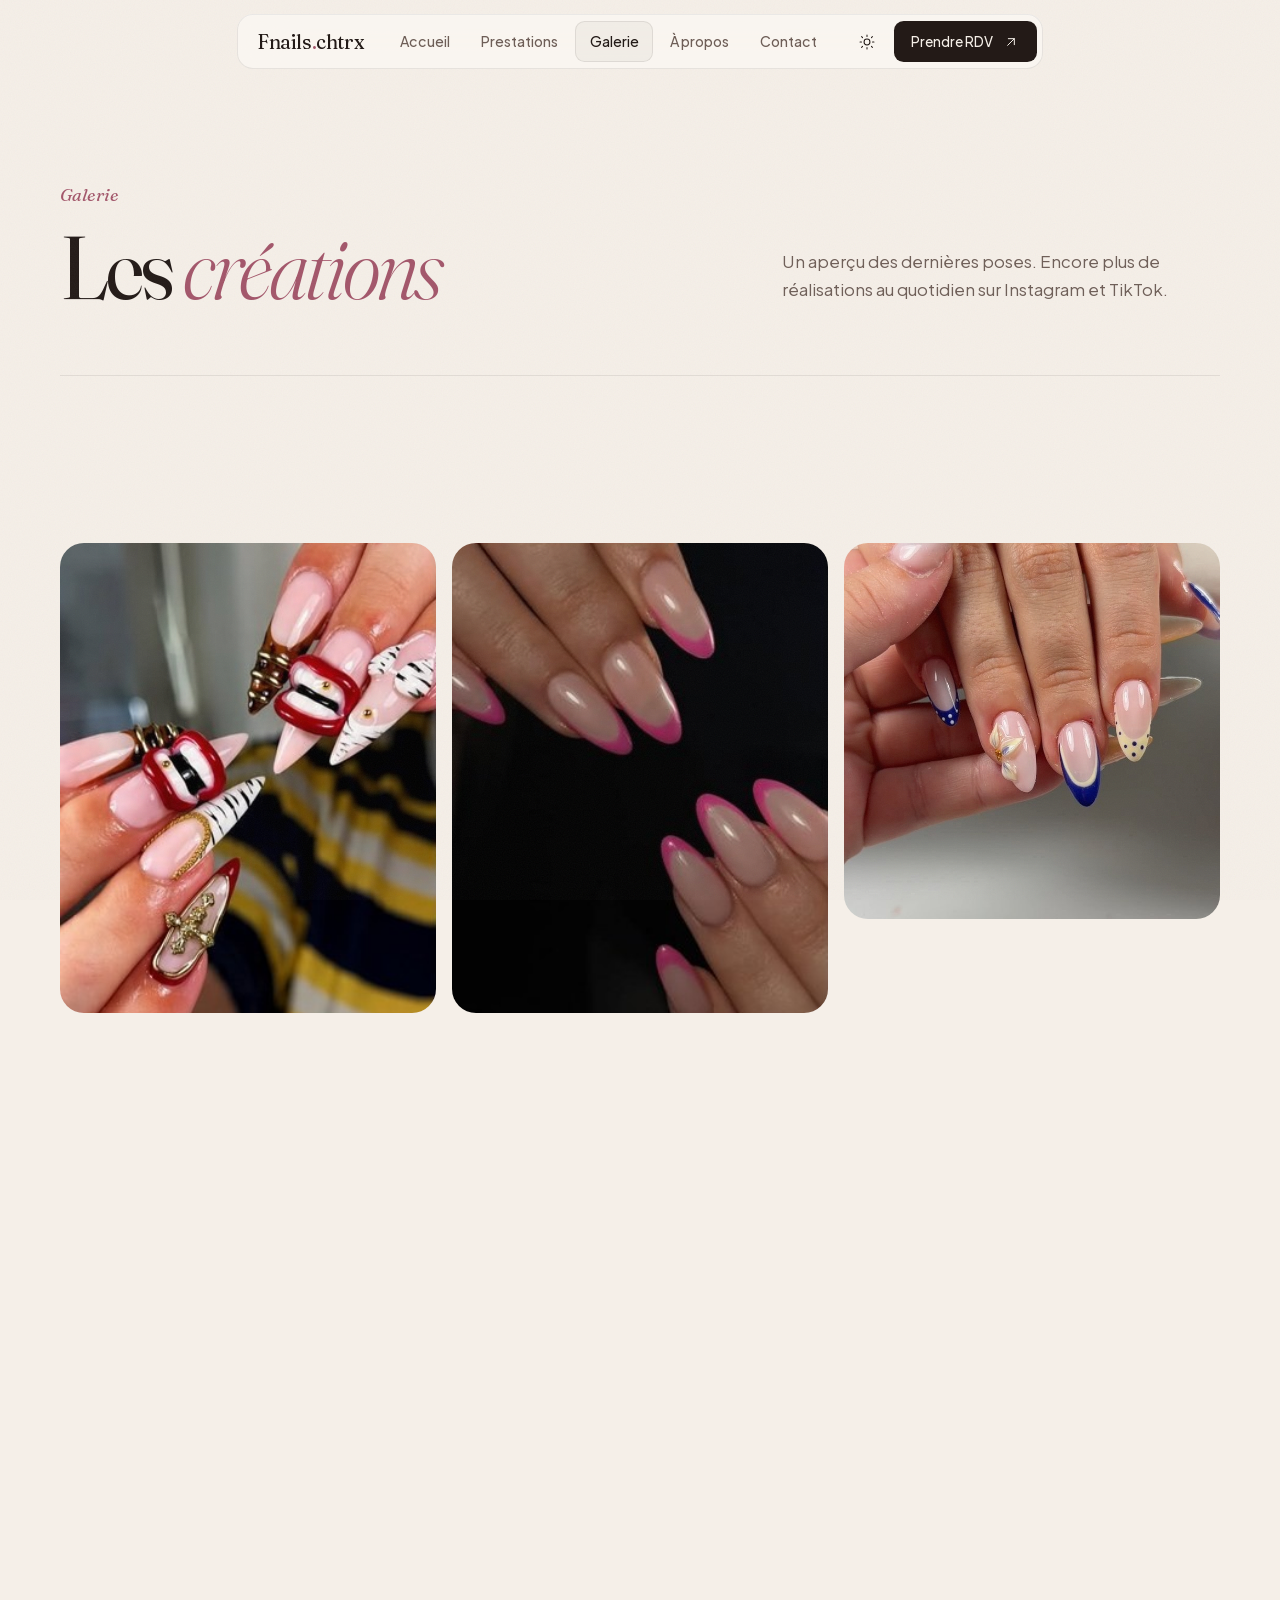
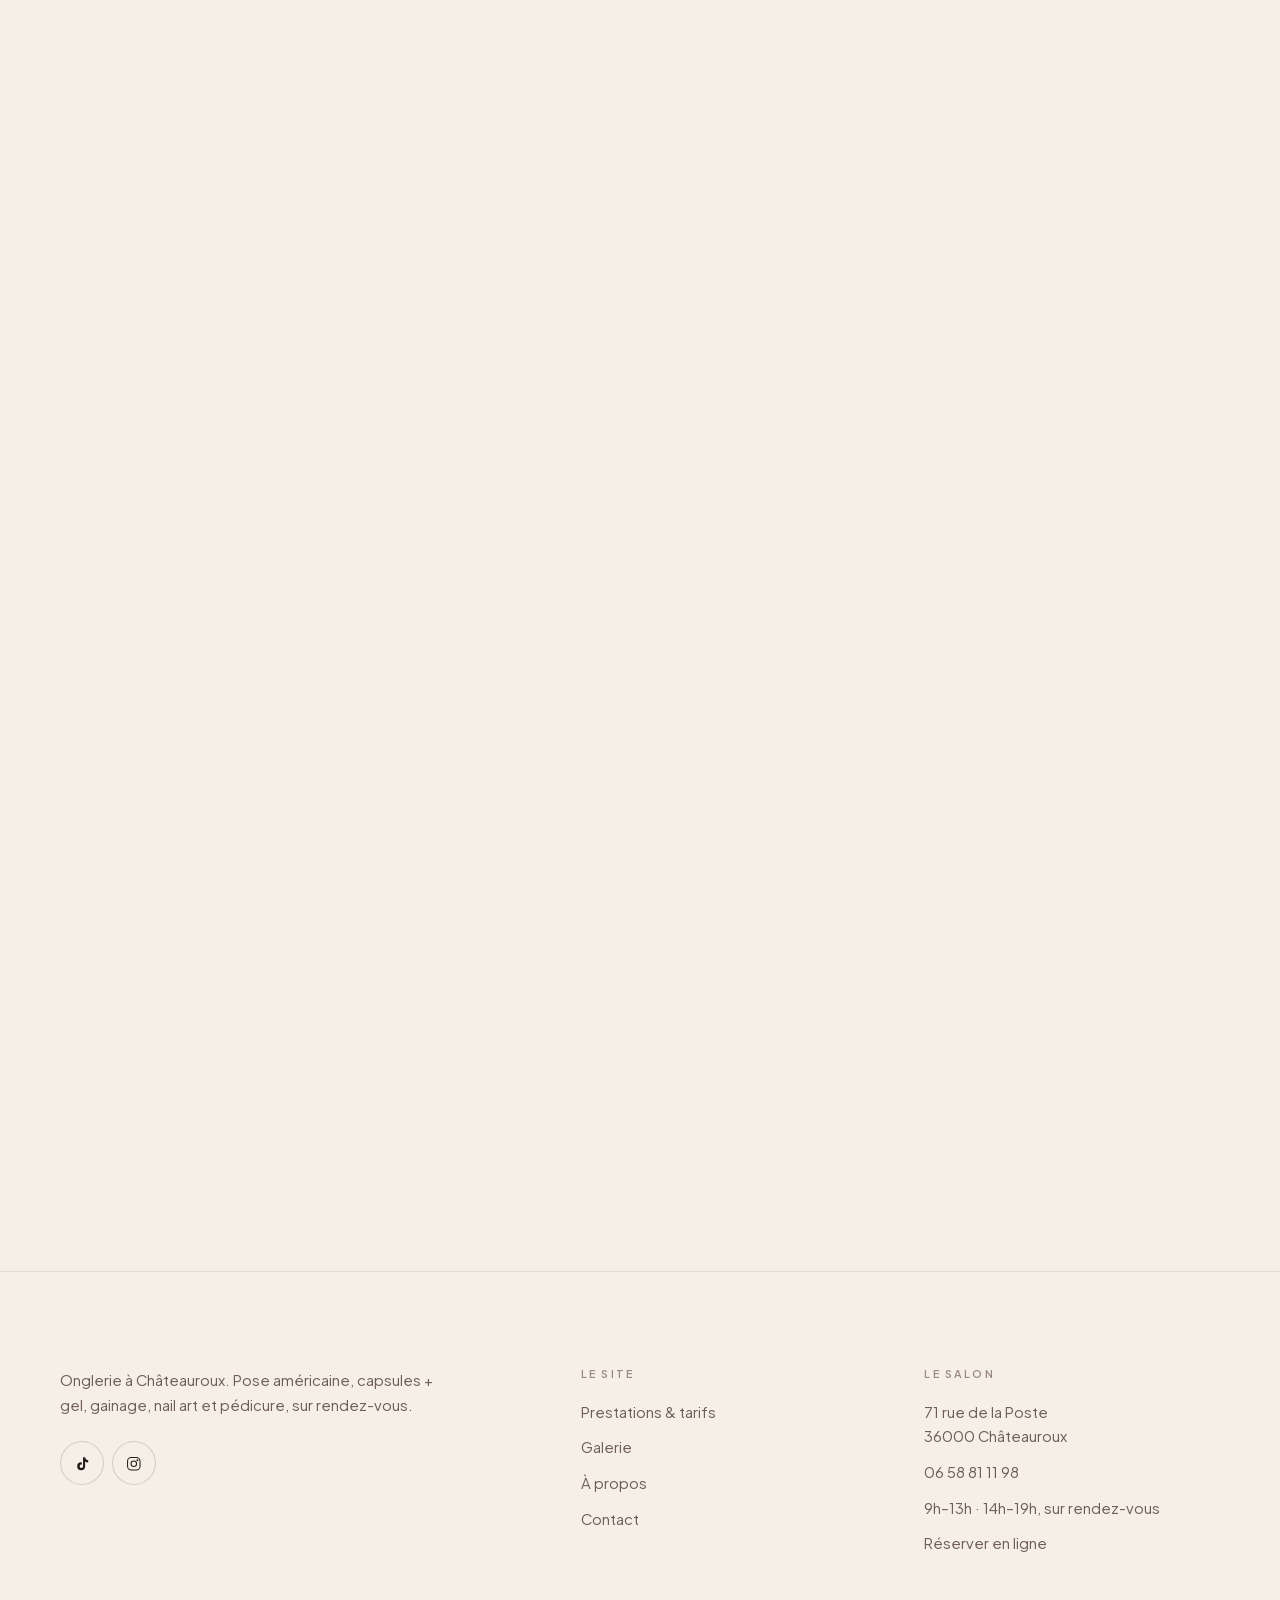
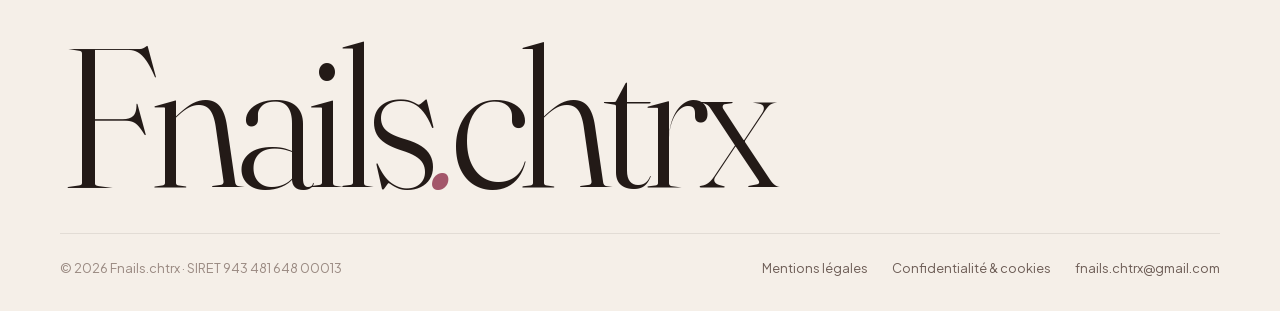
<file: galerie.html>
<!DOCTYPE html>
<html lang="fr">
<head>
<meta charset="utf-8">
<meta http-equiv="Content-Security-Policy" content="default-src 'self'; script-src 'self'; style-src 'self'; style-src-attr 'unsafe-inline'; img-src 'self' data:; font-src 'self'; connect-src 'self' https://script.google.com https://script.googleusercontent.com; form-action 'self' mailto:; base-uri 'self'; object-src 'none'; upgrade-insecure-requests">
<meta name="referrer" content="strict-origin-when-cross-origin">
<meta name="viewport" content="width=device-width, initial-scale=1, viewport-fit=cover">
<title>Galerie · Fnails.chtrx</title>
<meta name="description" content="Galerie des créations Fnails.chtrx à Châteauroux : nail art, french, fleurs 3D, dorures et poses sur mesure.">
<meta property="og:type" content="website">
<meta property="og:site_name" content="Fnails.chtrx">
<meta property="og:title" content="Galerie · Fnails.chtrx">
<meta property="og:description" content="Galerie des créations Fnails.chtrx à Châteauroux : nail art, french, fleurs 3D, dorures et poses sur mesure.">
<meta property="og:image" content="https://rabichoufleur87.github.io/Onglerie-Chateauroux/assets/img/nail-art-dore-marbre.jpg">
<meta property="og:url" content="https://rabichoufleur87.github.io/Onglerie-Chateauroux/galerie.html">
<meta property="og:locale" content="fr_FR">
<meta name="twitter:card" content="summary_large_image">
<meta name="theme-color" content="#f5efe8">
<link rel="icon" href="data:image/svg+xml,%3Csvg xmlns='http://www.w3.org/2000/svg' viewBox='0 0 64 64'%3E%3Crect width='64' height='64' rx='18' fill='%23231a17'/%3E%3Ctext x='50%25' y='54%25' text-anchor='middle' dominant-baseline='middle' font-family='Georgia,serif' font-style='italic' font-size='40' fill='%23f5efe8'%3Ef%3C/text%3E%3Ccircle cx='47' cy='46' r='4' fill='%23e3a4b2'/%3E%3C/svg%3E">
<link rel="icon" type="image/png" sizes="32x32" href="assets/img/favicon-32.png">
<link rel="apple-touch-icon" href="assets/img/icone-180.png">
<script src="assets/js/theme.js?v=6"></script>
<link rel="preload" href="assets/fonts/fraunces.woff2" as="font" type="font/woff2" crossorigin>
<link rel="preload" href="assets/fonts/plus-jakarta-sans.woff2" as="font" type="font/woff2" crossorigin>
<link rel="stylesheet" href="assets/css/style.css?v=10">
</head>
<body>

<a class="lien-evitement" href="#contenu">Aller au contenu principal</a>

<header class="entete">
  <div class="ilot">
    <a class="marque" href="index.html" aria-label="Fnails.chtrx, accueil">Fnails<span class="marque__point">.</span>chtrx</a>
    <nav class="nav" aria-label="Navigation principale">
      <ul class="nav__liste">
        <li><a class="nav__lien" href="index.html">Accueil</a></li>
        <li><a class="nav__lien" href="prestations.html">Prestations</a></li>
        <li><a class="nav__lien" href="galerie.html" aria-current="page">Galerie</a></li>
        <li><a class="nav__lien" href="a-propos.html">À propos</a></li>
        <li><a class="nav__lien" href="contact.html">Contact</a></li>
      </ul>
    </nav>
    <div class="ilot__actions">
      <button type="button" class="bouton-icone bouton-theme" data-action="theme" aria-label="Activer le mode sombre" aria-pressed="false">
        <svg class="icone-soleil" viewBox="0 0 24 24" fill="none" stroke="currentColor" stroke-width="1.4" stroke-linecap="round" stroke-linejoin="round" aria-hidden="true"><circle cx="12" cy="12" r="4"/><path d="M12 2.5v2M12 19.5v2M4.6 4.6l1.4 1.4M18 18l1.4 1.4M2.5 12h2M19.5 12h2M4.6 19.4 6 18M18 6l1.4-1.4"/></svg>
        <svg class="icone-lune" viewBox="0 0 24 24" fill="none" stroke="currentColor" stroke-width="1.4" stroke-linecap="round" stroke-linejoin="round" aria-hidden="true"><path d="M20.5 13.2A8.5 8.5 0 1 1 10.8 3.5a6.6 6.6 0 0 0 9.7 9.7z"/></svg>
      </button>
      <a class="btn btn--petit entete__cta" href="contact.html#rdv"><span class="btn__texte">Prendre RDV</span><span class="btn__icone"><svg viewBox="0 0 24 24" fill="none" stroke="currentColor" stroke-width="1.5" stroke-linecap="round" stroke-linejoin="round" aria-hidden="true"><path d="M7 17 17 7M8 7h9v9"/></svg></span></a>
      <button type="button" class="bouton-icone bouton-menu" data-action="menu" aria-expanded="false" aria-controls="menu" aria-label="Ouvrir le menu">
        <span class="bouton-menu__barre"></span>
        <span class="bouton-menu__barre"></span>
      </button>
    </div>
  </div>
</header>

<div class="menu" id="menu" aria-label="Menu">
  <ul class="menu__liste">
    <li><a class="menu__lien" href="index.html">Accueil</a></li>
    <li><a class="menu__lien" href="prestations.html">Prestations</a></li>
    <li><a class="menu__lien" href="galerie.html" aria-current="page">Galerie</a></li>
    <li><a class="menu__lien" href="a-propos.html">À propos</a></li>
    <li><a class="menu__lien" href="contact.html">Contact</a></li>
  </ul>
  <div class="menu__pied">
    <div>71 rue de la Poste, Châteauroux<br><a href="tel:+33658811198">06 58 81 11 98</a></div>
    <a class="btn btn--petit" href="contact.html#rdv"><span class="btn__texte">Prendre rendez-vous</span><span class="btn__icone"><svg viewBox="0 0 24 24" fill="none" stroke="currentColor" stroke-width="1.5" stroke-linecap="round" stroke-linejoin="round" aria-hidden="true"><path d="M7 17 17 7M8 7h9v9"/></svg></span></a>
  </div>
</div>

<main id="contenu">

<section class="heros-page">
  <div class="conteneur">
    <div class="heros-page__grille">
      <div class="reveal">
        <span class="surtitre">Galerie</span>
        <h1>Les <em>créations</em></h1>
      </div>
      <p class="reveal" style="--delai:0.1s">Un aperçu des dernières poses. Encore plus de réalisations au quotidien sur Instagram et TikTok.</p>
    </div>
  </div>
</section>

<section class="section section--serree">
  <div class="conteneur">
    <!-- GALERIE:DEBUT -->
    <!--
      Pour ajouter une photo, copier un bloc ci-dessous en changeant l'image et sa description :
      <div class="galerie-vignette reveal">
        <img src="assets/img/nom-du-fichier.jpg" alt="Description de la pose" loading="lazy">
      </div>
    -->
    <div class="galerie-grille">
      <div class="galerie-vignette reveal">
        <img src="assets/img/nail-art-rouge-zebre.jpg" alt="Nail art rouge et zébré avec strass et chaîne dorée" loading="lazy">
      </div>
      <div class="galerie-vignette reveal">
        <img src="assets/img/nail-art-dore-fleurs.jpg" alt="Pose capsules nail art fleurs 3D et dorures" loading="lazy">
      </div>
      <div class="galerie-vignette reveal">
        <img src="assets/img/nail-art-fleur-jaune.jpg" alt="French pointillée noire avec fleur jaune en relief" loading="lazy">
      </div>
      <div class="galerie-vignette reveal">
        <img src="assets/img/french-rose-fluo.jpg" alt="French colorée rose fluo sur ongles amande" loading="lazy">
      </div>
      <div class="galerie-vignette reveal">
        <img src="assets/img/vernis-nude.jpg" alt="Manucure couleur nude" loading="lazy">
      </div>
      <div class="galerie-vignette reveal">
        <img src="assets/img/nail-art-fleurs-orange-jaune.jpg" alt="Nail art fleurs 3D orange et jaune" loading="lazy">
      </div>
      <div class="galerie-vignette reveal">
        <img src="assets/img/nail-art-bleu-pois-fleur.jpg" alt="Nail art french bleu, pois et fleur 3D" loading="lazy">
      </div>
      <div class="galerie-vignette reveal">
        <img src="assets/img/nail-art-dore-marbre.jpg" alt="Nail art effet marbre doré et fleur rose" loading="lazy">
      </div>
      <div class="galerie-vignette reveal">
        <img src="assets/img/nail-art-rose-pois-fleur.jpg" alt="Nail art rose fuchsia, pois et fleur 3D" loading="lazy">
      </div>
    </div>
    <!-- GALERIE:FIN -->

    <div class="pied-tarifs reveal">
      <p class="note">D'autres photos arrivent bientôt. Les nouveautés sont publiées d'abord sur TikTok.</p>
      <div class="actions">
        <a class="btn btn--clair" href="https://www.tiktok.com/@fnails.chtrx_" target="_blank" rel="noopener noreferrer"><span class="btn__texte">Suivre sur TikTok</span><span class="btn__icone"><svg viewBox="0 0 24 24" fill="none" stroke="currentColor" stroke-width="1.5" stroke-linecap="round" stroke-linejoin="round" aria-hidden="true"><path d="M7 17 17 7M8 7h9v9"/></svg></span></a>
      </div>
    </div>
  </div>
</section>

<section class="section section--serree">
  <div class="conteneur">
    <div class="appel coque reveal">
      <div class="noyau">
        <div>
          <h2>Une inspiration <em>en tête</em> ?</h2>
          <p>Joignez-la à votre demande de rendez-vous : on en parle ensemble avant la pose.</p>
        </div>
        <div class="actions">
          <a class="btn btn--sur-sombre" href="contact.html#rdv"><span class="btn__texte">Prendre rendez-vous</span><span class="btn__icone"><svg viewBox="0 0 24 24" fill="none" stroke="currentColor" stroke-width="1.5" stroke-linecap="round" stroke-linejoin="round" aria-hidden="true"><path d="M7 17 17 7M8 7h9v9"/></svg></span></a>
        </div>
      </div>
    </div>
  </div>
</section>

</main>

<nav class="barre-mobile" aria-label="Actions rapides">
  <a class="btn btn--clair btn--appel" href="tel:+33658811198"><svg viewBox="0 0 24 24" fill="none" stroke="currentColor" stroke-width="1.5" stroke-linecap="round" stroke-linejoin="round" aria-hidden="true"><rect x="6.5" y="2.5" width="11" height="19" rx="2.8"/><path d="M10.5 18.5h3"/></svg><span class="btn__texte">Appeler</span></a>
  <a class="btn" href="contact.html#rdv"><span class="btn__texte">Prendre RDV</span><span class="btn__icone"><svg viewBox="0 0 24 24" fill="none" stroke="currentColor" stroke-width="1.5" stroke-linecap="round" stroke-linejoin="round" aria-hidden="true"><path d="M7 17 17 7M8 7h9v9"/></svg></span></a>
</nav>

<footer class="pied">
  <div class="conteneur">
    <div class="pied__grille">
      <div>
        <p>Onglerie à Châteauroux. Pose américaine, capsules + gel, gainage, nail art et pédicure, sur rendez-vous.</p>
        <div class="pied__reseaux">
          <a href="https://www.tiktok.com/@fnails.chtrx_" target="_blank" rel="noopener noreferrer" aria-label="TikTok Fnails.chtrx"><svg viewBox="0 0 24 24" fill="currentColor" aria-hidden="true"><path d="M16.5 3c.4 2.2 1.9 3.9 4.2 4.2v3c-1.5 0-3-.4-4.2-1.2v6.4a5.4 5.4 0 1 1-5.4-5.4c.3 0 .6 0 .9.1v3.1a2.3 2.3 0 1 0 1.7 2.2V3h2.8z"/></svg></a><a href="https://www.instagram.com/fnails.chtrx/" target="_blank" rel="noopener noreferrer" aria-label="Instagram Fnails.chtrx"><svg viewBox="0 0 24 24" fill="none" stroke="currentColor" stroke-width="1.4" stroke-linecap="round" stroke-linejoin="round" aria-hidden="true"><rect x="3.5" y="3.5" width="17" height="17" rx="5"/><circle cx="12" cy="12" r="3.8"/><circle cx="17" cy="7" r="0.6" fill="currentColor"/></svg></a>
        </div>
      </div>
      <div>
        <h2>Le site</h2>
        <ul>
          <li><a href="prestations.html">Prestations &amp; tarifs</a></li>
          <li><a href="galerie.html">Galerie</a></li>
          <li><a href="a-propos.html">À propos</a></li>
          <li><a href="contact.html">Contact</a></li>
        </ul>
      </div>
      <div>
        <h2>Le salon</h2>
        <ul>
          <li>71 rue de la Poste<br>36000 Châteauroux</li>
          <li><a href="tel:+33658811198">06 58 81 11 98</a></li>
          <li>9h–13h · 14h–19h, sur rendez-vous</li>
          <li><a href="contact.html#rdv">Réserver en ligne</a></li>
        </ul>
      </div>
    </div>
    <p class="pied__signature" aria-hidden="true">Fnails<em>.</em>chtrx</p>
    <div class="pied__bas">
      <span>© <span data-annee>2026</span> Fnails.chtrx · SIRET 943 481 648 00013</span>
      <ul>
        <li><a href="mentions-legales.html">Mentions légales</a></li>
        <li><a href="politique-de-confidentialite.html">Confidentialité &amp; cookies</a></li>
        <li><a href="mailto:fnails.chtrx@gmail.com">fnails.chtrx@gmail.com</a></li>
      </ul>
    </div>
  </div>
</footer>

<script src="assets/js/app.js?v=8" defer></script>
</body>
</html>
</file>
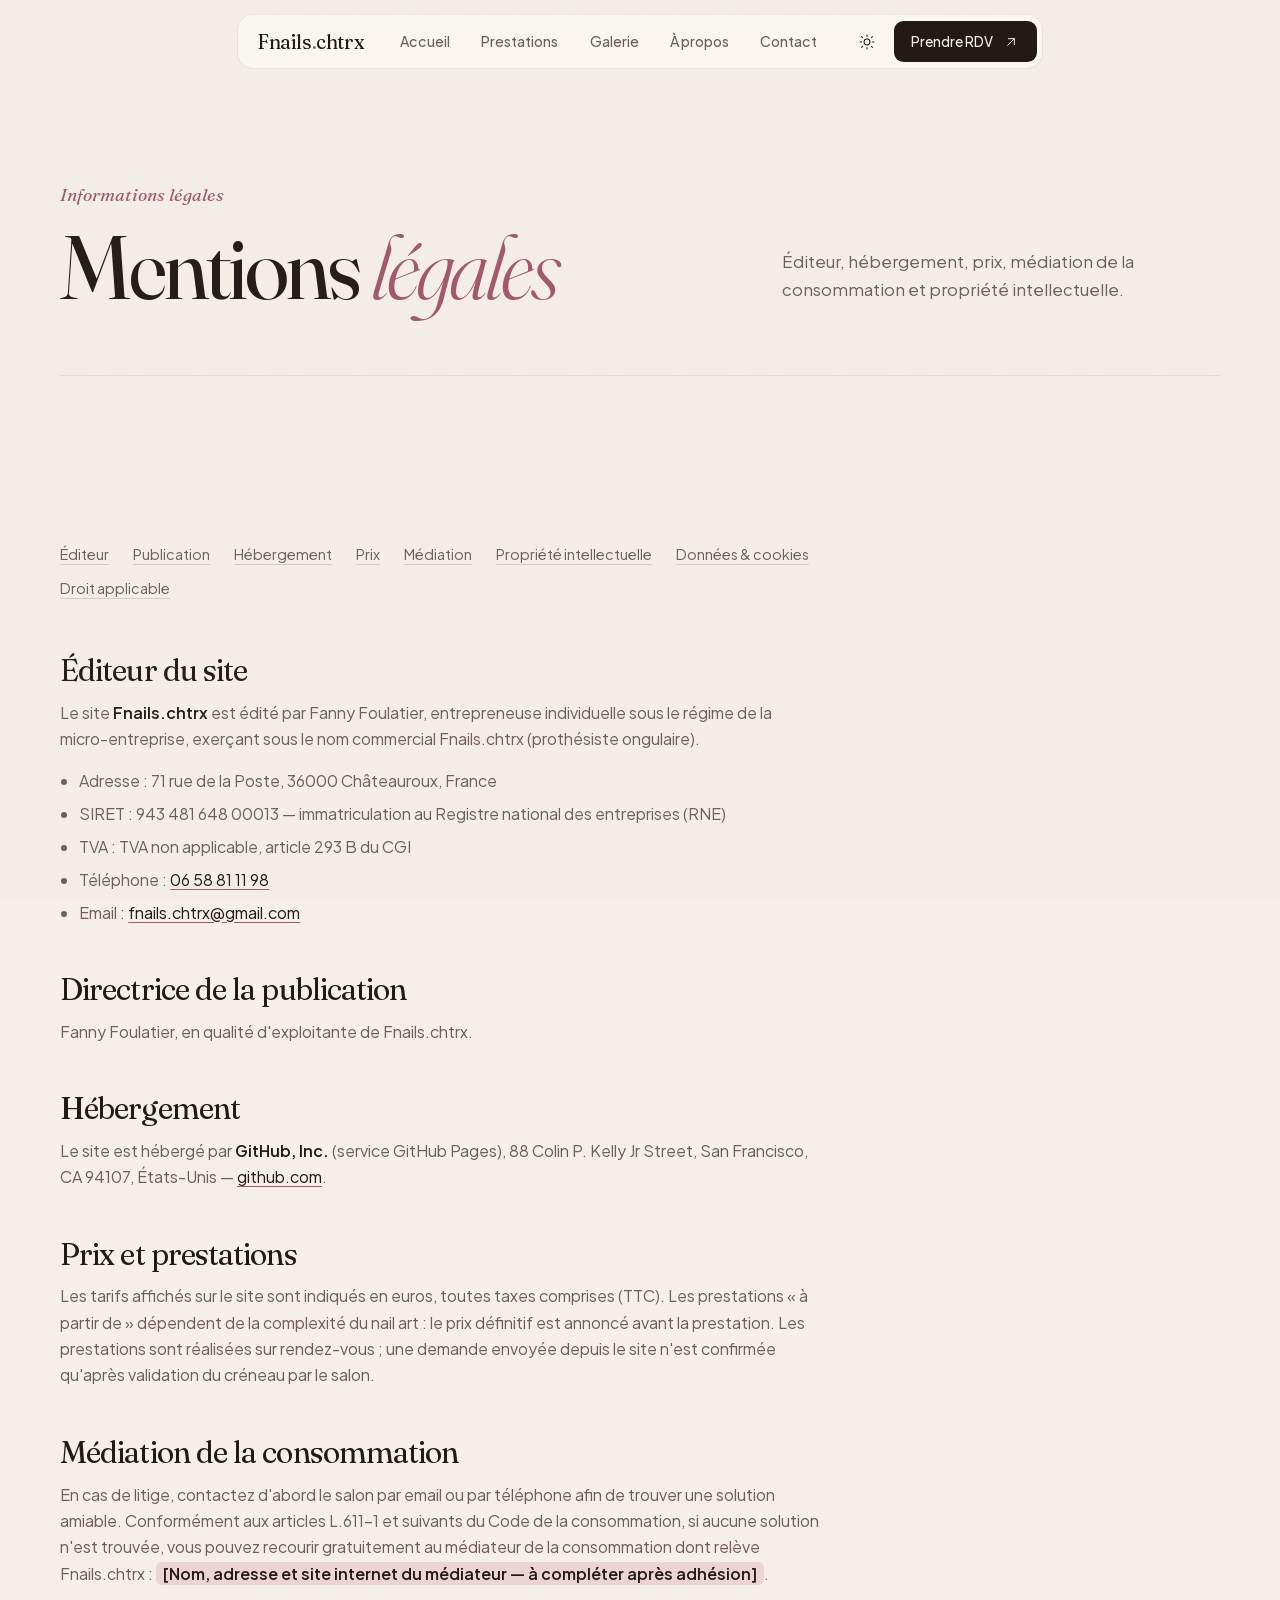
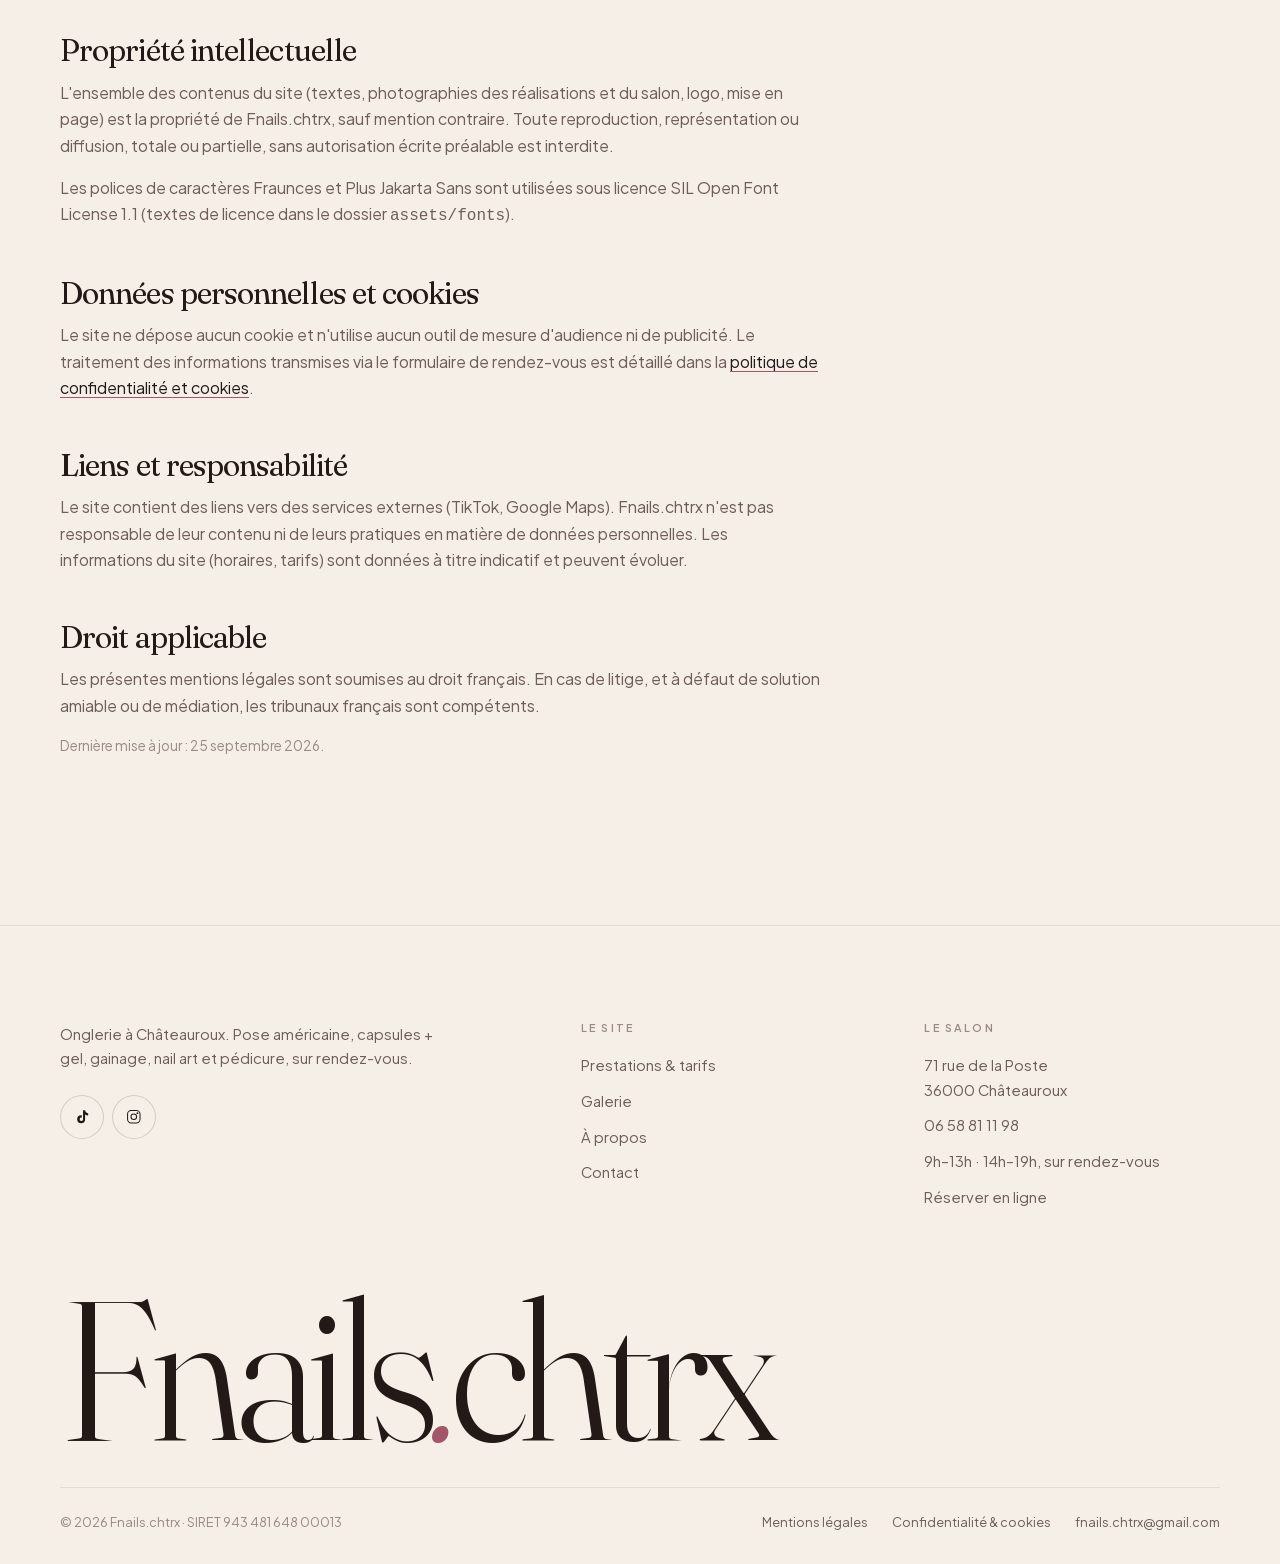
<file: mentions-legales.html>
<!DOCTYPE html>
<html lang="fr">
<head>
<meta charset="utf-8">
<meta http-equiv="Content-Security-Policy" content="default-src 'self'; script-src 'self'; style-src 'self'; style-src-attr 'unsafe-inline'; img-src 'self' data:; font-src 'self'; connect-src 'self' https://script.google.com https://script.googleusercontent.com; form-action 'self' mailto:; base-uri 'self'; object-src 'none'; upgrade-insecure-requests">
<meta name="referrer" content="strict-origin-when-cross-origin">
<meta name="viewport" content="width=device-width, initial-scale=1, viewport-fit=cover">
<title>Mentions légales · Fnails.chtrx</title>
<meta name="description" content="Mentions légales du site Fnails.chtrx, onglerie à Châteauroux : éditeur, hébergeur, prix, médiation de la consommation.">
<meta property="og:type" content="website">
<meta property="og:site_name" content="Fnails.chtrx">
<meta property="og:title" content="Mentions légales · Fnails.chtrx">
<meta property="og:description" content="Mentions légales du site Fnails.chtrx, onglerie à Châteauroux : éditeur, hébergeur, prix, médiation de la consommation.">
<meta property="og:image" content="https://rabichoufleur87.github.io/Onglerie-Chateauroux/assets/img/nail-art-dore-marbre.jpg">
<meta property="og:url" content="https://rabichoufleur87.github.io/Onglerie-Chateauroux/mentions-legales.html">
<meta property="og:locale" content="fr_FR">
<meta name="twitter:card" content="summary_large_image">
<meta name="theme-color" content="#f5efe8">
<link rel="icon" href="data:image/svg+xml,%3Csvg xmlns='http://www.w3.org/2000/svg' viewBox='0 0 64 64'%3E%3Crect width='64' height='64' rx='18' fill='%23231a17'/%3E%3Ctext x='50%25' y='54%25' text-anchor='middle' dominant-baseline='middle' font-family='Georgia,serif' font-style='italic' font-size='40' fill='%23f5efe8'%3Ef%3C/text%3E%3Ccircle cx='47' cy='46' r='4' fill='%23e3a4b2'/%3E%3C/svg%3E">
<link rel="icon" type="image/png" sizes="32x32" href="assets/img/favicon-32.png">
<link rel="apple-touch-icon" href="assets/img/icone-180.png">
<script src="assets/js/theme.js?v=6"></script>
<link rel="preload" href="assets/fonts/fraunces.woff2" as="font" type="font/woff2" crossorigin>
<link rel="preload" href="assets/fonts/plus-jakarta-sans.woff2" as="font" type="font/woff2" crossorigin>
<link rel="stylesheet" href="assets/css/style.css?v=10">
</head>
<body>

<a class="lien-evitement" href="#contenu">Aller au contenu principal</a>

<header class="entete">
  <div class="ilot">
    <a class="marque" href="index.html" aria-label="Fnails.chtrx, accueil">Fnails<span class="marque__point">.</span>chtrx</a>
    <nav class="nav" aria-label="Navigation principale">
      <ul class="nav__liste">
        <li><a class="nav__lien" href="index.html">Accueil</a></li>
        <li><a class="nav__lien" href="prestations.html">Prestations</a></li>
        <li><a class="nav__lien" href="galerie.html">Galerie</a></li>
        <li><a class="nav__lien" href="a-propos.html">À propos</a></li>
        <li><a class="nav__lien" href="contact.html">Contact</a></li>
      </ul>
    </nav>
    <div class="ilot__actions">
      <button type="button" class="bouton-icone bouton-theme" data-action="theme" aria-label="Activer le mode sombre" aria-pressed="false">
        <svg class="icone-soleil" viewBox="0 0 24 24" fill="none" stroke="currentColor" stroke-width="1.4" stroke-linecap="round" stroke-linejoin="round" aria-hidden="true"><circle cx="12" cy="12" r="4"/><path d="M12 2.5v2M12 19.5v2M4.6 4.6l1.4 1.4M18 18l1.4 1.4M2.5 12h2M19.5 12h2M4.6 19.4 6 18M18 6l1.4-1.4"/></svg>
        <svg class="icone-lune" viewBox="0 0 24 24" fill="none" stroke="currentColor" stroke-width="1.4" stroke-linecap="round" stroke-linejoin="round" aria-hidden="true"><path d="M20.5 13.2A8.5 8.5 0 1 1 10.8 3.5a6.6 6.6 0 0 0 9.7 9.7z"/></svg>
      </button>
      <a class="btn btn--petit entete__cta" href="contact.html#rdv"><span class="btn__texte">Prendre RDV</span><span class="btn__icone"><svg viewBox="0 0 24 24" fill="none" stroke="currentColor" stroke-width="1.5" stroke-linecap="round" stroke-linejoin="round" aria-hidden="true"><path d="M7 17 17 7M8 7h9v9"/></svg></span></a>
      <button type="button" class="bouton-icone bouton-menu" data-action="menu" aria-expanded="false" aria-controls="menu" aria-label="Ouvrir le menu">
        <span class="bouton-menu__barre"></span>
        <span class="bouton-menu__barre"></span>
      </button>
    </div>
  </div>
</header>

<div class="menu" id="menu" aria-label="Menu">
  <ul class="menu__liste">
    <li><a class="menu__lien" href="index.html">Accueil</a></li>
    <li><a class="menu__lien" href="prestations.html">Prestations</a></li>
    <li><a class="menu__lien" href="galerie.html">Galerie</a></li>
    <li><a class="menu__lien" href="a-propos.html">À propos</a></li>
    <li><a class="menu__lien" href="contact.html">Contact</a></li>
  </ul>
  <div class="menu__pied">
    <div>71 rue de la Poste, Châteauroux<br><a href="tel:+33658811198">06 58 81 11 98</a></div>
    <a class="btn btn--petit" href="contact.html#rdv"><span class="btn__texte">Prendre rendez-vous</span><span class="btn__icone"><svg viewBox="0 0 24 24" fill="none" stroke="currentColor" stroke-width="1.5" stroke-linecap="round" stroke-linejoin="round" aria-hidden="true"><path d="M7 17 17 7M8 7h9v9"/></svg></span></a>
  </div>
</div>

<main id="contenu">

<section class="heros-page">
  <div class="conteneur">
    <div class="heros-page__grille">
      <div class="reveal">
        <span class="surtitre">Informations légales</span>
        <h1>Mentions <em>légales</em></h1>
      </div>
      <p class="reveal" style="--delai:0.1s">Éditeur, hébergement, prix, médiation de la consommation et propriété intellectuelle.</p>
    </div>
  </div>
</section>

<section class="section section--serree">
  <div class="conteneur">
    <div class="prose">
      <ul class="prose__sommaire">
        <li><a href="#editeur">Éditeur</a></li>
        <li><a href="#publication">Publication</a></li>
        <li><a href="#hebergement">Hébergement</a></li>
        <li><a href="#prix">Prix</a></li>
        <li><a href="#mediation">Médiation</a></li>
        <li><a href="#propriete">Propriété intellectuelle</a></li>
        <li><a href="#donnees">Données &amp; cookies</a></li>
        <li><a href="#droit">Droit applicable</a></li>
      </ul>

      <h2 id="editeur">Éditeur du site</h2>
      <p>
        Le site <strong>Fnails.chtrx</strong> est édité par Fanny Foulatier, entrepreneuse individuelle sous le régime de la micro-entreprise,
        exerçant sous le nom commercial Fnails.chtrx (prothésiste ongulaire).
      </p>
      <ul>
        <li>Adresse : 71 rue de la Poste, 36000 Châteauroux, France</li>
        <li>SIRET : 943 481 648 00013 — immatriculation au Registre national des entreprises (RNE)</li>
        <li>TVA : TVA non applicable, article 293 B du CGI</li>
        <li>Téléphone : <a href="tel:+33658811198">06 58 81 11 98</a></li>
        <li>Email : <a href="mailto:fnails.chtrx@gmail.com">fnails.chtrx@gmail.com</a></li>
      </ul>

      <h2 id="publication">Directrice de la publication</h2>
      <p>Fanny Foulatier, en qualité d'exploitante de Fnails.chtrx.</p>

      <h2 id="hebergement">Hébergement</h2>
      <p>
        Le site est hébergé par <strong>GitHub, Inc.</strong> (service GitHub Pages),
        88 Colin P. Kelly Jr Street, San Francisco, CA 94107, États-Unis —
        <a href="https://github.com" target="_blank" rel="noopener noreferrer">github.com</a>.
      </p>

      <h2 id="prix">Prix et prestations</h2>
      <p>
        Les tarifs affichés sur le site sont indiqués en euros, toutes taxes comprises (TTC).
        Les prestations « à partir de » dépendent de la complexité du nail art : le prix
        définitif est annoncé avant la prestation. Les prestations sont réalisées sur
        rendez-vous ; une demande envoyée depuis le site n'est confirmée qu'après validation
        du créneau par le salon.
      </p>

      <h2 id="mediation">Médiation de la consommation</h2>
      <p>
        En cas de litige, contactez d'abord le salon par email ou par téléphone afin de trouver
        une solution amiable. Conformément aux articles L.611-1 et suivants du Code de la
        consommation, si aucune solution n'est trouvée, vous pouvez recourir gratuitement au
        médiateur de la consommation dont relève Fnails.chtrx : <span class="a-completer">[Nom, adresse et site internet du médiateur — à compléter après adhésion]</span>.
      </p>

      <h2 id="propriete">Propriété intellectuelle</h2>
      <p>
        L'ensemble des contenus du site (textes, photographies des réalisations et du salon,
        logo, mise en page) est la propriété de Fnails.chtrx, sauf mention contraire. Toute
        reproduction, représentation ou diffusion, totale ou partielle, sans autorisation écrite
        préalable est interdite.
      </p>
      <p>
        Les polices de caractères Fraunces et Plus Jakarta Sans sont utilisées sous licence
        SIL Open Font License 1.1 (textes de licence dans le dossier <code>assets/fonts</code>).
      </p>

      <h2 id="donnees">Données personnelles et cookies</h2>
      <p>
        Le site ne dépose aucun cookie et n'utilise aucun outil de mesure d'audience ni de
        publicité. Le traitement des informations transmises via le formulaire de rendez-vous
        est détaillé dans la
        <a href="politique-de-confidentialite.html">politique de confidentialité et cookies</a>.
      </p>

      <h2 id="responsabilite">Liens et responsabilité</h2>
      <p>
        Le site contient des liens vers des services externes (TikTok, Google Maps). Fnails.chtrx
        n'est pas responsable de leur contenu ni de leurs pratiques en matière de données
        personnelles. Les informations du site (horaires, tarifs) sont données à titre indicatif
        et peuvent évoluer.
      </p>

      <h2 id="droit">Droit applicable</h2>
      <p>
        Les présentes mentions légales sont soumises au droit français. En cas de litige, et à
        défaut de solution amiable ou de médiation, les tribunaux français sont compétents.
      </p>

      <p class="prose__maj">Dernière mise à jour : 25 septembre 2026.</p>
    </div>
  </div>
</section>

</main>

<nav class="barre-mobile" aria-label="Actions rapides">
  <a class="btn btn--clair btn--appel" href="tel:+33658811198"><svg viewBox="0 0 24 24" fill="none" stroke="currentColor" stroke-width="1.5" stroke-linecap="round" stroke-linejoin="round" aria-hidden="true"><rect x="6.5" y="2.5" width="11" height="19" rx="2.8"/><path d="M10.5 18.5h3"/></svg><span class="btn__texte">Appeler</span></a>
  <a class="btn" href="contact.html#rdv"><span class="btn__texte">Prendre RDV</span><span class="btn__icone"><svg viewBox="0 0 24 24" fill="none" stroke="currentColor" stroke-width="1.5" stroke-linecap="round" stroke-linejoin="round" aria-hidden="true"><path d="M7 17 17 7M8 7h9v9"/></svg></span></a>
</nav>

<footer class="pied">
  <div class="conteneur">
    <div class="pied__grille">
      <div>
        <p>Onglerie à Châteauroux. Pose américaine, capsules + gel, gainage, nail art et pédicure, sur rendez-vous.</p>
        <div class="pied__reseaux">
          <a href="https://www.tiktok.com/@fnails.chtrx_" target="_blank" rel="noopener noreferrer" aria-label="TikTok Fnails.chtrx"><svg viewBox="0 0 24 24" fill="currentColor" aria-hidden="true"><path d="M16.5 3c.4 2.2 1.9 3.9 4.2 4.2v3c-1.5 0-3-.4-4.2-1.2v6.4a5.4 5.4 0 1 1-5.4-5.4c.3 0 .6 0 .9.1v3.1a2.3 2.3 0 1 0 1.7 2.2V3h2.8z"/></svg></a><a href="https://www.instagram.com/fnails.chtrx/" target="_blank" rel="noopener noreferrer" aria-label="Instagram Fnails.chtrx"><svg viewBox="0 0 24 24" fill="none" stroke="currentColor" stroke-width="1.4" stroke-linecap="round" stroke-linejoin="round" aria-hidden="true"><rect x="3.5" y="3.5" width="17" height="17" rx="5"/><circle cx="12" cy="12" r="3.8"/><circle cx="17" cy="7" r="0.6" fill="currentColor"/></svg></a>
        </div>
      </div>
      <div>
        <h2>Le site</h2>
        <ul>
          <li><a href="prestations.html">Prestations &amp; tarifs</a></li>
          <li><a href="galerie.html">Galerie</a></li>
          <li><a href="a-propos.html">À propos</a></li>
          <li><a href="contact.html">Contact</a></li>
        </ul>
      </div>
      <div>
        <h2>Le salon</h2>
        <ul>
          <li>71 rue de la Poste<br>36000 Châteauroux</li>
          <li><a href="tel:+33658811198">06 58 81 11 98</a></li>
          <li>9h–13h · 14h–19h, sur rendez-vous</li>
          <li><a href="contact.html#rdv">Réserver en ligne</a></li>
        </ul>
      </div>
    </div>
    <p class="pied__signature" aria-hidden="true">Fnails<em>.</em>chtrx</p>
    <div class="pied__bas">
      <span>© <span data-annee>2026</span> Fnails.chtrx · SIRET 943 481 648 00013</span>
      <ul>
        <li><a href="mentions-legales.html">Mentions légales</a></li>
        <li><a href="politique-de-confidentialite.html">Confidentialité &amp; cookies</a></li>
        <li><a href="mailto:fnails.chtrx@gmail.com">fnails.chtrx@gmail.com</a></li>
      </ul>
    </div>
  </div>
</footer>

<script src="assets/js/app.js?v=8" defer></script>
</body>
</html>
</file>
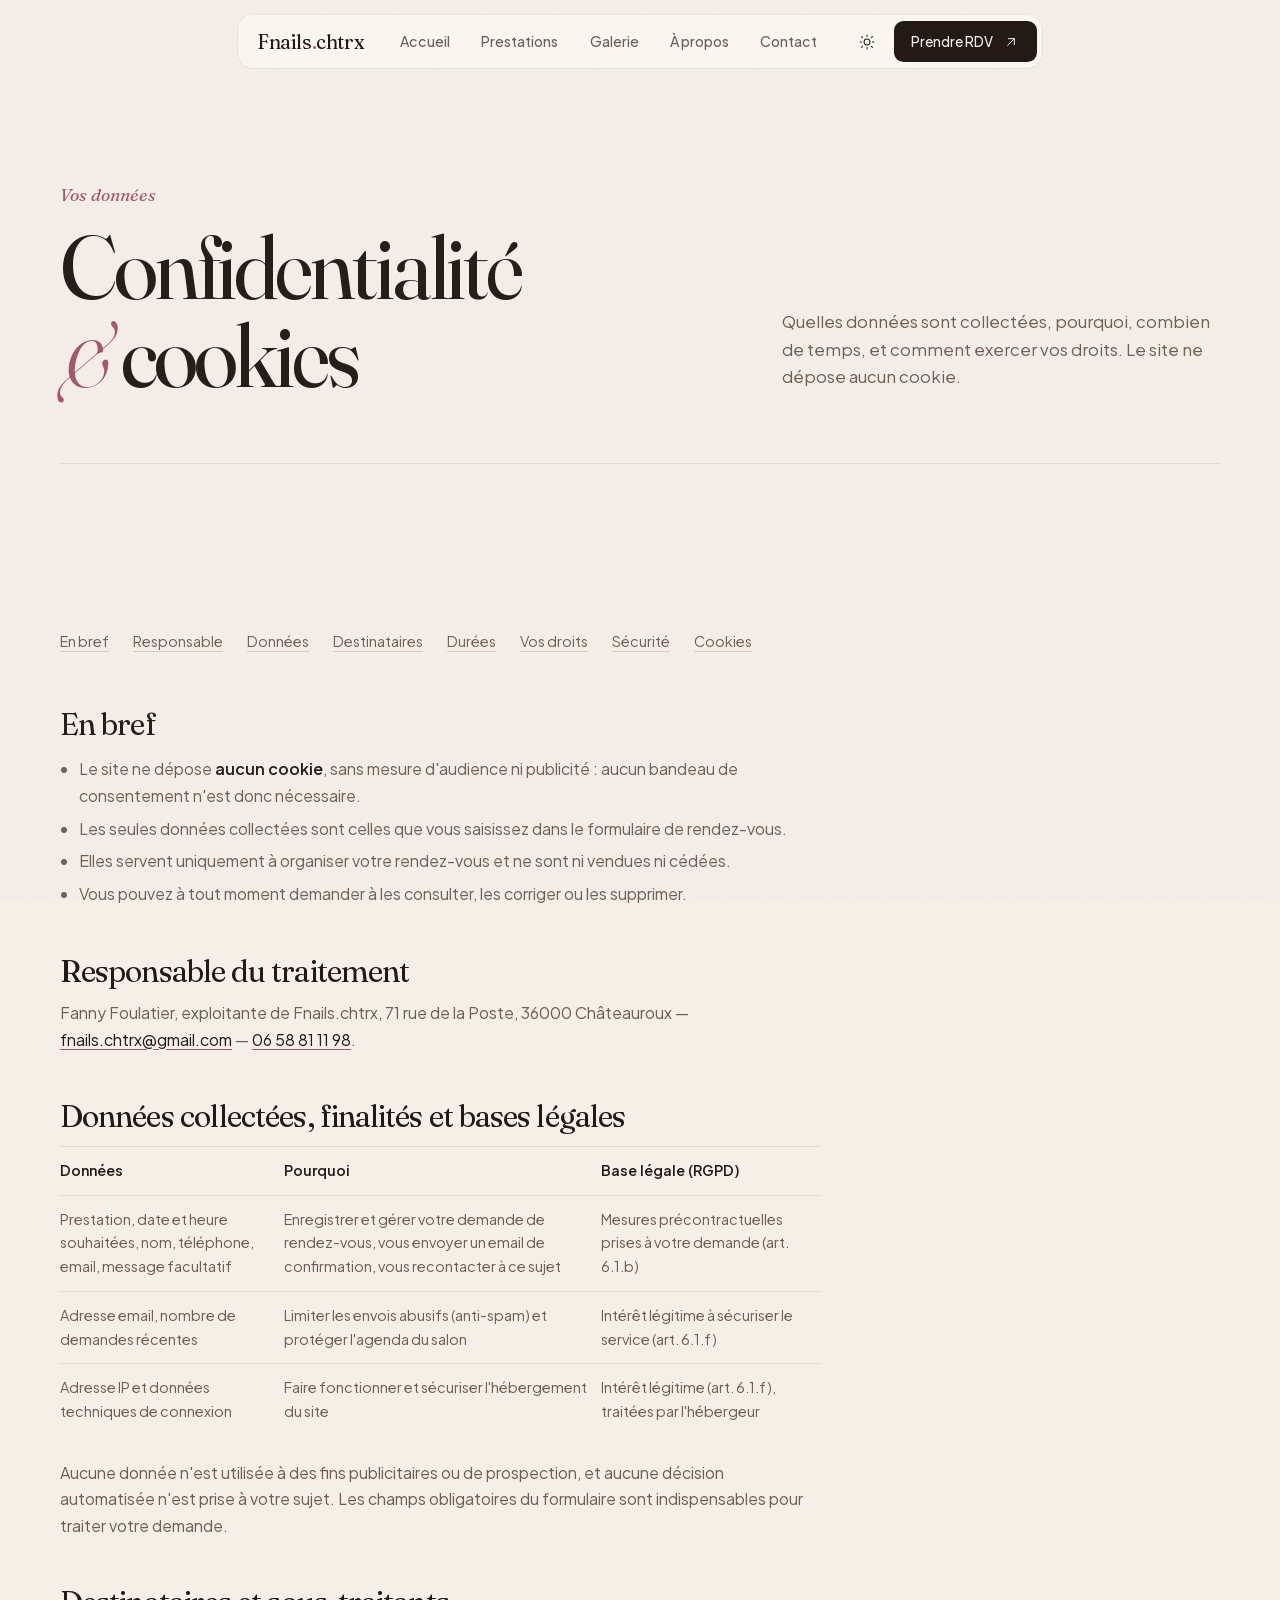
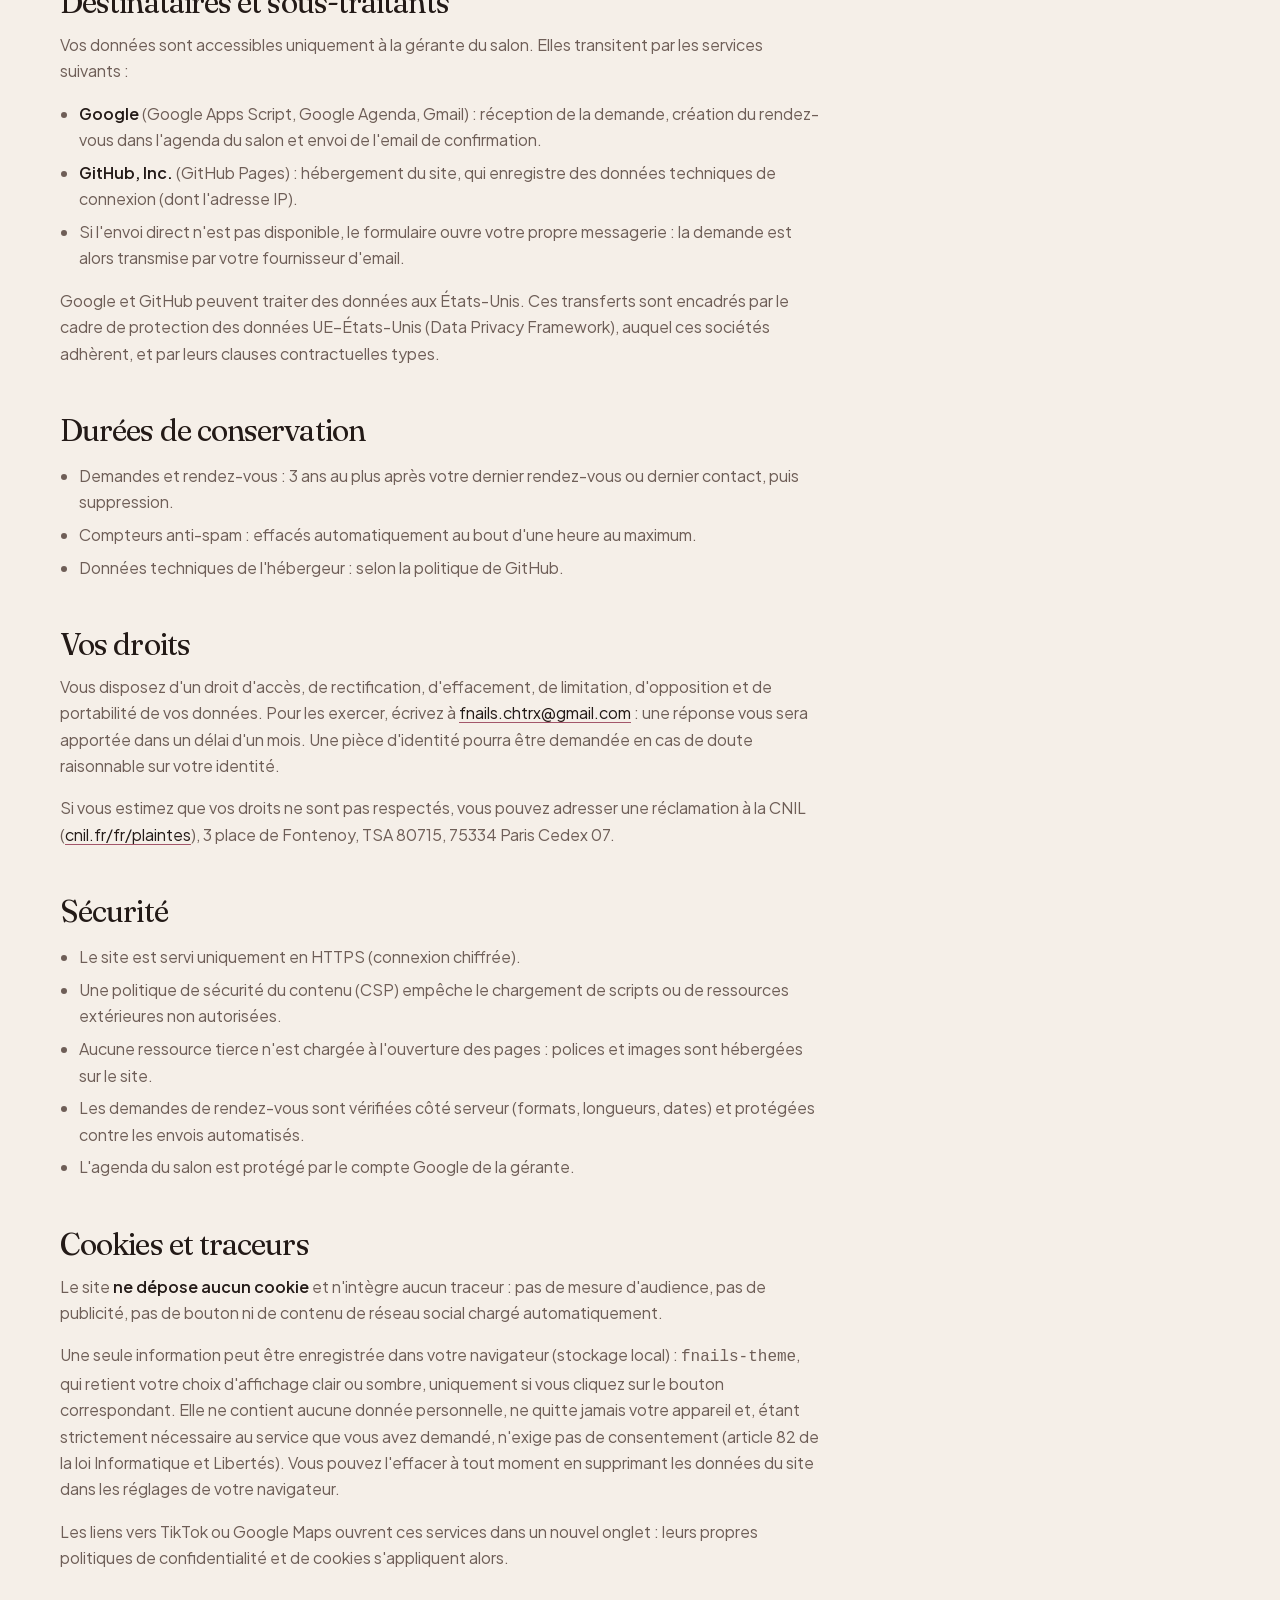
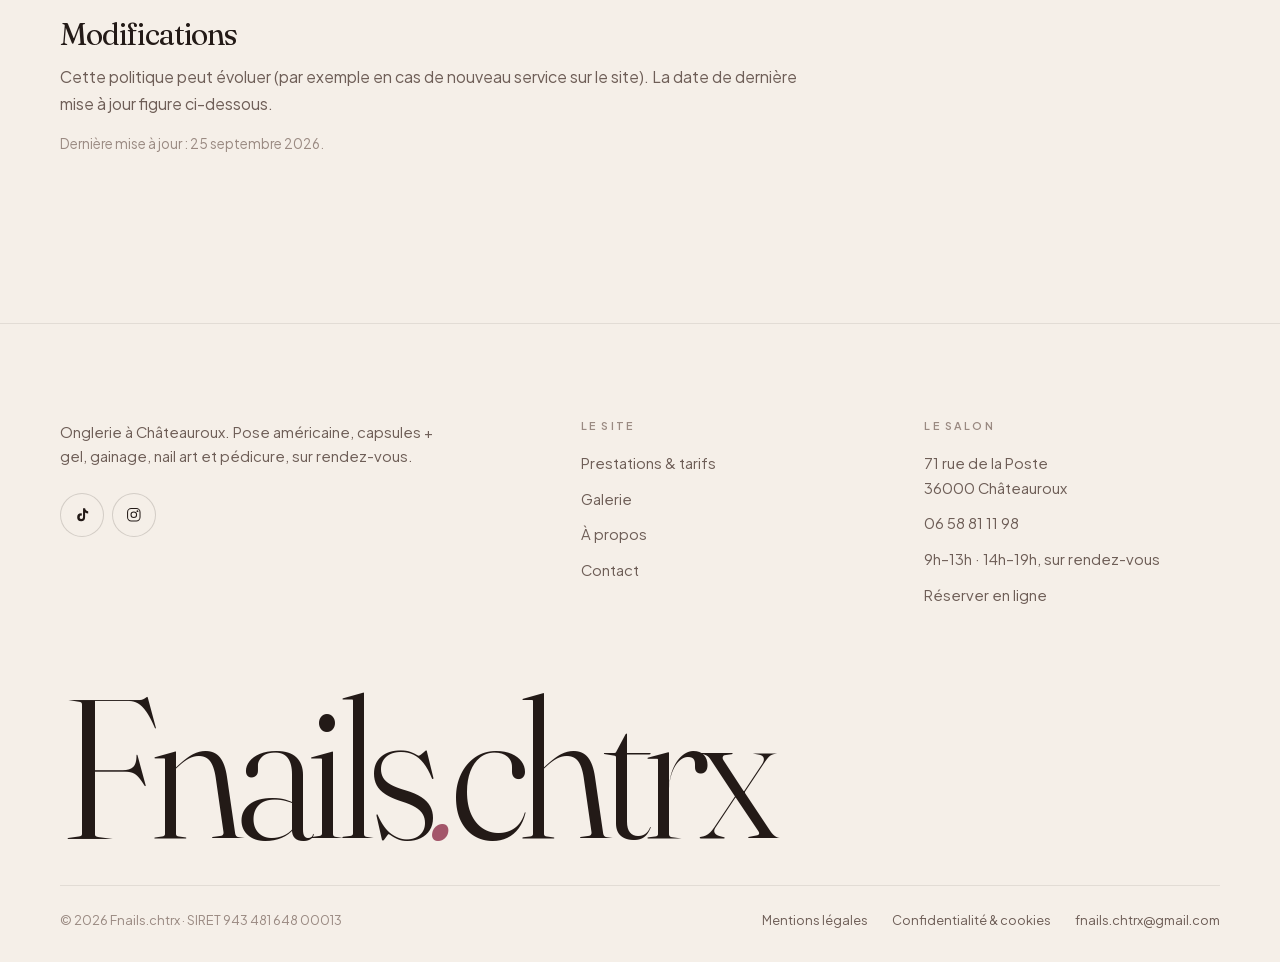
<file: politique-de-confidentialite.html>
<!DOCTYPE html>
<html lang="fr">
<head>
<meta charset="utf-8">
<meta http-equiv="Content-Security-Policy" content="default-src 'self'; script-src 'self'; style-src 'self'; style-src-attr 'unsafe-inline'; img-src 'self' data:; font-src 'self'; connect-src 'self' https://script.google.com https://script.googleusercontent.com; form-action 'self' mailto:; base-uri 'self'; object-src 'none'; upgrade-insecure-requests">
<meta name="referrer" content="strict-origin-when-cross-origin">
<meta name="viewport" content="width=device-width, initial-scale=1, viewport-fit=cover">
<title>Confidentialité & cookies · Fnails.chtrx</title>
<meta name="description" content="Politique de confidentialité et cookies de Fnails.chtrx : données du formulaire de rendez-vous, durées de conservation, vos droits RGPD, aucun cookie.">
<meta property="og:type" content="website">
<meta property="og:site_name" content="Fnails.chtrx">
<meta property="og:title" content="Confidentialité & cookies · Fnails.chtrx">
<meta property="og:description" content="Politique de confidentialité et cookies de Fnails.chtrx : données du formulaire de rendez-vous, durées de conservation, vos droits RGPD, aucun cookie.">
<meta property="og:image" content="https://rabichoufleur87.github.io/Onglerie-Chateauroux/assets/img/nail-art-dore-marbre.jpg">
<meta property="og:url" content="https://rabichoufleur87.github.io/Onglerie-Chateauroux/politique-de-confidentialite.html">
<meta property="og:locale" content="fr_FR">
<meta name="twitter:card" content="summary_large_image">
<meta name="theme-color" content="#f5efe8">
<link rel="icon" href="data:image/svg+xml,%3Csvg xmlns='http://www.w3.org/2000/svg' viewBox='0 0 64 64'%3E%3Crect width='64' height='64' rx='18' fill='%23231a17'/%3E%3Ctext x='50%25' y='54%25' text-anchor='middle' dominant-baseline='middle' font-family='Georgia,serif' font-style='italic' font-size='40' fill='%23f5efe8'%3Ef%3C/text%3E%3Ccircle cx='47' cy='46' r='4' fill='%23e3a4b2'/%3E%3C/svg%3E">
<link rel="icon" type="image/png" sizes="32x32" href="assets/img/favicon-32.png">
<link rel="apple-touch-icon" href="assets/img/icone-180.png">
<script src="assets/js/theme.js?v=6"></script>
<link rel="preload" href="assets/fonts/fraunces.woff2" as="font" type="font/woff2" crossorigin>
<link rel="preload" href="assets/fonts/plus-jakarta-sans.woff2" as="font" type="font/woff2" crossorigin>
<link rel="stylesheet" href="assets/css/style.css?v=10">
</head>
<body>

<a class="lien-evitement" href="#contenu">Aller au contenu principal</a>

<header class="entete">
  <div class="ilot">
    <a class="marque" href="index.html" aria-label="Fnails.chtrx, accueil">Fnails<span class="marque__point">.</span>chtrx</a>
    <nav class="nav" aria-label="Navigation principale">
      <ul class="nav__liste">
        <li><a class="nav__lien" href="index.html">Accueil</a></li>
        <li><a class="nav__lien" href="prestations.html">Prestations</a></li>
        <li><a class="nav__lien" href="galerie.html">Galerie</a></li>
        <li><a class="nav__lien" href="a-propos.html">À propos</a></li>
        <li><a class="nav__lien" href="contact.html">Contact</a></li>
      </ul>
    </nav>
    <div class="ilot__actions">
      <button type="button" class="bouton-icone bouton-theme" data-action="theme" aria-label="Activer le mode sombre" aria-pressed="false">
        <svg class="icone-soleil" viewBox="0 0 24 24" fill="none" stroke="currentColor" stroke-width="1.4" stroke-linecap="round" stroke-linejoin="round" aria-hidden="true"><circle cx="12" cy="12" r="4"/><path d="M12 2.5v2M12 19.5v2M4.6 4.6l1.4 1.4M18 18l1.4 1.4M2.5 12h2M19.5 12h2M4.6 19.4 6 18M18 6l1.4-1.4"/></svg>
        <svg class="icone-lune" viewBox="0 0 24 24" fill="none" stroke="currentColor" stroke-width="1.4" stroke-linecap="round" stroke-linejoin="round" aria-hidden="true"><path d="M20.5 13.2A8.5 8.5 0 1 1 10.8 3.5a6.6 6.6 0 0 0 9.7 9.7z"/></svg>
      </button>
      <a class="btn btn--petit entete__cta" href="contact.html#rdv"><span class="btn__texte">Prendre RDV</span><span class="btn__icone"><svg viewBox="0 0 24 24" fill="none" stroke="currentColor" stroke-width="1.5" stroke-linecap="round" stroke-linejoin="round" aria-hidden="true"><path d="M7 17 17 7M8 7h9v9"/></svg></span></a>
      <button type="button" class="bouton-icone bouton-menu" data-action="menu" aria-expanded="false" aria-controls="menu" aria-label="Ouvrir le menu">
        <span class="bouton-menu__barre"></span>
        <span class="bouton-menu__barre"></span>
      </button>
    </div>
  </div>
</header>

<div class="menu" id="menu" aria-label="Menu">
  <ul class="menu__liste">
    <li><a class="menu__lien" href="index.html">Accueil</a></li>
    <li><a class="menu__lien" href="prestations.html">Prestations</a></li>
    <li><a class="menu__lien" href="galerie.html">Galerie</a></li>
    <li><a class="menu__lien" href="a-propos.html">À propos</a></li>
    <li><a class="menu__lien" href="contact.html">Contact</a></li>
  </ul>
  <div class="menu__pied">
    <div>71 rue de la Poste, Châteauroux<br><a href="tel:+33658811198">06 58 81 11 98</a></div>
    <a class="btn btn--petit" href="contact.html#rdv"><span class="btn__texte">Prendre rendez-vous</span><span class="btn__icone"><svg viewBox="0 0 24 24" fill="none" stroke="currentColor" stroke-width="1.5" stroke-linecap="round" stroke-linejoin="round" aria-hidden="true"><path d="M7 17 17 7M8 7h9v9"/></svg></span></a>
  </div>
</div>

<main id="contenu">

<section class="heros-page">
  <div class="conteneur">
    <div class="heros-page__grille">
      <div class="reveal">
        <span class="surtitre">Vos données</span>
        <h1>Confidentialité <em>&amp;</em> cookies</h1>
      </div>
      <p class="reveal" style="--delai:0.1s">Quelles données sont collectées, pourquoi, combien de temps, et comment exercer vos droits. Le site ne dépose aucun cookie.</p>
    </div>
  </div>
</section>

<section class="section section--serree">
  <div class="conteneur">
    <div class="prose">
      <ul class="prose__sommaire">
        <li><a href="#resume">En bref</a></li>
        <li><a href="#responsable">Responsable</a></li>
        <li><a href="#donnees">Données</a></li>
        <li><a href="#destinataires">Destinataires</a></li>
        <li><a href="#duree">Durées</a></li>
        <li><a href="#droits">Vos droits</a></li>
        <li><a href="#securite">Sécurité</a></li>
        <li><a href="#cookies">Cookies</a></li>
      </ul>

      <h2 id="resume">En bref</h2>
      <ul>
        <li>Le site ne dépose <strong>aucun cookie</strong>, sans mesure d'audience ni publicité : aucun bandeau de consentement n'est donc nécessaire.</li>
        <li>Les seules données collectées sont celles que vous saisissez dans le formulaire de rendez-vous.</li>
        <li>Elles servent uniquement à organiser votre rendez-vous et ne sont ni vendues ni cédées.</li>
        <li>Vous pouvez à tout moment demander à les consulter, les corriger ou les supprimer.</li>
      </ul>

      <h2 id="responsable">Responsable du traitement</h2>
      <p>
        Fanny Foulatier, exploitante de Fnails.chtrx, 71 rue de la Poste, 36000 Châteauroux —
        <a href="mailto:fnails.chtrx@gmail.com">fnails.chtrx@gmail.com</a> —
        <a href="tel:+33658811198">06 58 81 11 98</a>.
      </p>

      <h2 id="donnees">Données collectées, finalités et bases légales</h2>
      <table>
        <thead>
          <tr><th>Données</th><th>Pourquoi</th><th>Base légale (RGPD)</th></tr>
        </thead>
        <tbody>
          <tr>
            <td data-libelle="Données">Prestation, date et heure souhaitées, nom, téléphone, email, message facultatif</td>
            <td data-libelle="Pourquoi">Enregistrer et gérer votre demande de rendez-vous, vous envoyer un email de confirmation, vous recontacter à ce sujet</td>
            <td data-libelle="Base légale">Mesures précontractuelles prises à votre demande (art. 6.1.b)</td>
          </tr>
          <tr>
            <td data-libelle="Données">Adresse email, nombre de demandes récentes</td>
            <td data-libelle="Pourquoi">Limiter les envois abusifs (anti-spam) et protéger l'agenda du salon</td>
            <td data-libelle="Base légale">Intérêt légitime à sécuriser le service (art. 6.1.f)</td>
          </tr>
          <tr>
            <td data-libelle="Données">Adresse IP et données techniques de connexion</td>
            <td data-libelle="Pourquoi">Faire fonctionner et sécuriser l'hébergement du site</td>
            <td data-libelle="Base légale">Intérêt légitime (art. 6.1.f), traitées par l'hébergeur</td>
          </tr>
        </tbody>
      </table>
      <p>
        Aucune donnée n'est utilisée à des fins publicitaires ou de prospection, et aucune
        décision automatisée n'est prise à votre sujet. Les champs obligatoires du formulaire
        sont indispensables pour traiter votre demande.
      </p>

      <h2 id="destinataires">Destinataires et sous-traitants</h2>
      <p>Vos données sont accessibles uniquement à la gérante du salon. Elles transitent par les services suivants :</p>
      <ul>
        <li><strong>Google</strong> (Google Apps Script, Google Agenda, Gmail) : réception de la demande, création du rendez-vous dans l'agenda du salon et envoi de l'email de confirmation.</li>
        <li><strong>GitHub, Inc.</strong> (GitHub Pages) : hébergement du site, qui enregistre des données techniques de connexion (dont l'adresse IP).</li>
        <li>Si l'envoi direct n'est pas disponible, le formulaire ouvre votre propre messagerie : la demande est alors transmise par votre fournisseur d'email.</li>
      </ul>
      <p>
        Google et GitHub peuvent traiter des données aux États-Unis. Ces transferts sont encadrés
        par le cadre de protection des données UE–États-Unis (Data Privacy Framework), auquel ces
        sociétés adhèrent, et par leurs clauses contractuelles types.
      </p>

      <h2 id="duree">Durées de conservation</h2>
      <ul>
        <li>Demandes et rendez-vous : 3 ans au plus après votre dernier rendez-vous ou dernier contact, puis suppression.</li>
        <li>Compteurs anti-spam : effacés automatiquement au bout d'une heure au maximum.</li>
        <li>Données techniques de l'hébergeur : selon la politique de GitHub.</li>
      </ul>

      <h2 id="droits">Vos droits</h2>
      <p>
        Vous disposez d'un droit d'accès, de rectification, d'effacement, de limitation,
        d'opposition et de portabilité de vos données. Pour les exercer, écrivez à
        <a href="mailto:fnails.chtrx@gmail.com">fnails.chtrx@gmail.com</a> : une réponse vous sera
        apportée dans un délai d'un mois. Une pièce d'identité pourra être demandée en cas de
        doute raisonnable sur votre identité.
      </p>
      <p>
        Si vous estimez que vos droits ne sont pas respectés, vous pouvez adresser une
        réclamation à la CNIL (<a href="https://www.cnil.fr/fr/plaintes" target="_blank" rel="noopener noreferrer">cnil.fr/fr/plaintes</a>),
        3 place de Fontenoy, TSA 80715, 75334 Paris Cedex 07.
      </p>

      <h2 id="securite">Sécurité</h2>
      <ul>
        <li>Le site est servi uniquement en HTTPS (connexion chiffrée).</li>
        <li>Une politique de sécurité du contenu (CSP) empêche le chargement de scripts ou de ressources extérieures non autorisées.</li>
        <li>Aucune ressource tierce n'est chargée à l'ouverture des pages : polices et images sont hébergées sur le site.</li>
        <li>Les demandes de rendez-vous sont vérifiées côté serveur (formats, longueurs, dates) et protégées contre les envois automatisés.</li>
        <li>L'agenda du salon est protégé par le compte Google de la gérante.</li>
      </ul>

      <h2 id="cookies">Cookies et traceurs</h2>
      <p>
        Le site <strong>ne dépose aucun cookie</strong> et n'intègre aucun traceur : pas de
        mesure d'audience, pas de publicité, pas de bouton ni de contenu de réseau social
        chargé automatiquement.
      </p>
      <p>
        Une seule information peut être enregistrée dans votre navigateur (stockage local) :
        <code>fnails-theme</code>, qui retient votre choix d'affichage clair ou sombre, uniquement
        si vous cliquez sur le bouton correspondant. Elle ne contient aucune donnée personnelle,
        ne quitte jamais votre appareil et, étant strictement nécessaire au service que vous avez
        demandé, n'exige pas de consentement (article 82 de la loi Informatique et Libertés).
        Vous pouvez l'effacer à tout moment en supprimant les données du site dans les
        réglages de votre navigateur.
      </p>
      <p>
        Les liens vers TikTok ou Google Maps ouvrent ces services dans un nouvel onglet : leurs
        propres politiques de confidentialité et de cookies s'appliquent alors.
      </p>

      <h2 id="modifications">Modifications</h2>
      <p>
        Cette politique peut évoluer (par exemple en cas de nouveau service sur le site). La date
        de dernière mise à jour figure ci-dessous.
      </p>

      <p class="prose__maj">Dernière mise à jour : 25 septembre 2026.</p>
    </div>
  </div>
</section>

</main>

<nav class="barre-mobile" aria-label="Actions rapides">
  <a class="btn btn--clair btn--appel" href="tel:+33658811198"><svg viewBox="0 0 24 24" fill="none" stroke="currentColor" stroke-width="1.5" stroke-linecap="round" stroke-linejoin="round" aria-hidden="true"><rect x="6.5" y="2.5" width="11" height="19" rx="2.8"/><path d="M10.5 18.5h3"/></svg><span class="btn__texte">Appeler</span></a>
  <a class="btn" href="contact.html#rdv"><span class="btn__texte">Prendre RDV</span><span class="btn__icone"><svg viewBox="0 0 24 24" fill="none" stroke="currentColor" stroke-width="1.5" stroke-linecap="round" stroke-linejoin="round" aria-hidden="true"><path d="M7 17 17 7M8 7h9v9"/></svg></span></a>
</nav>

<footer class="pied">
  <div class="conteneur">
    <div class="pied__grille">
      <div>
        <p>Onglerie à Châteauroux. Pose américaine, capsules + gel, gainage, nail art et pédicure, sur rendez-vous.</p>
        <div class="pied__reseaux">
          <a href="https://www.tiktok.com/@fnails.chtrx_" target="_blank" rel="noopener noreferrer" aria-label="TikTok Fnails.chtrx"><svg viewBox="0 0 24 24" fill="currentColor" aria-hidden="true"><path d="M16.5 3c.4 2.2 1.9 3.9 4.2 4.2v3c-1.5 0-3-.4-4.2-1.2v6.4a5.4 5.4 0 1 1-5.4-5.4c.3 0 .6 0 .9.1v3.1a2.3 2.3 0 1 0 1.7 2.2V3h2.8z"/></svg></a><a href="https://www.instagram.com/fnails.chtrx/" target="_blank" rel="noopener noreferrer" aria-label="Instagram Fnails.chtrx"><svg viewBox="0 0 24 24" fill="none" stroke="currentColor" stroke-width="1.4" stroke-linecap="round" stroke-linejoin="round" aria-hidden="true"><rect x="3.5" y="3.5" width="17" height="17" rx="5"/><circle cx="12" cy="12" r="3.8"/><circle cx="17" cy="7" r="0.6" fill="currentColor"/></svg></a>
        </div>
      </div>
      <div>
        <h2>Le site</h2>
        <ul>
          <li><a href="prestations.html">Prestations &amp; tarifs</a></li>
          <li><a href="galerie.html">Galerie</a></li>
          <li><a href="a-propos.html">À propos</a></li>
          <li><a href="contact.html">Contact</a></li>
        </ul>
      </div>
      <div>
        <h2>Le salon</h2>
        <ul>
          <li>71 rue de la Poste<br>36000 Châteauroux</li>
          <li><a href="tel:+33658811198">06 58 81 11 98</a></li>
          <li>9h–13h · 14h–19h, sur rendez-vous</li>
          <li><a href="contact.html#rdv">Réserver en ligne</a></li>
        </ul>
      </div>
    </div>
    <p class="pied__signature" aria-hidden="true">Fnails<em>.</em>chtrx</p>
    <div class="pied__bas">
      <span>© <span data-annee>2026</span> Fnails.chtrx · SIRET 943 481 648 00013</span>
      <ul>
        <li><a href="mentions-legales.html">Mentions légales</a></li>
        <li><a href="politique-de-confidentialite.html">Confidentialité &amp; cookies</a></li>
        <li><a href="mailto:fnails.chtrx@gmail.com">fnails.chtrx@gmail.com</a></li>
      </ul>
    </div>
  </div>
</footer>

<script src="assets/js/app.js?v=8" defer></script>
</body>
</html>
</file>
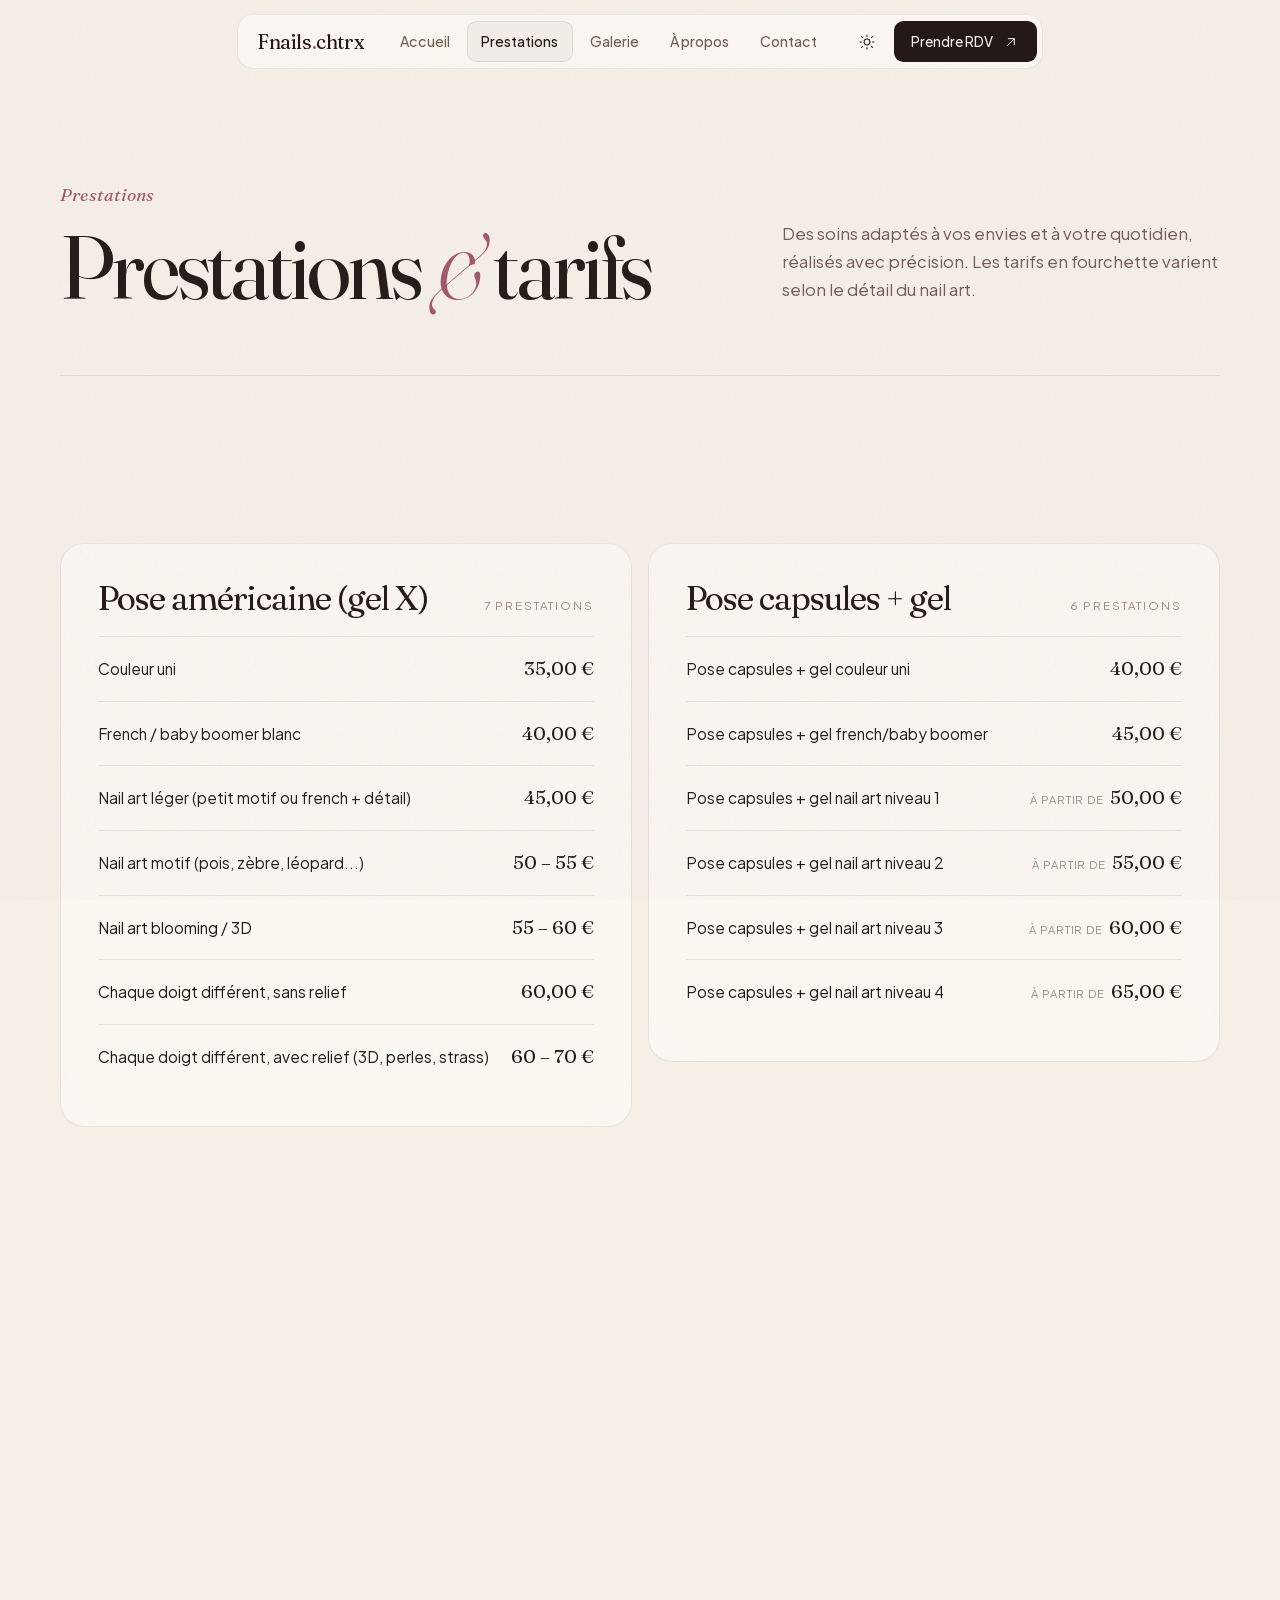
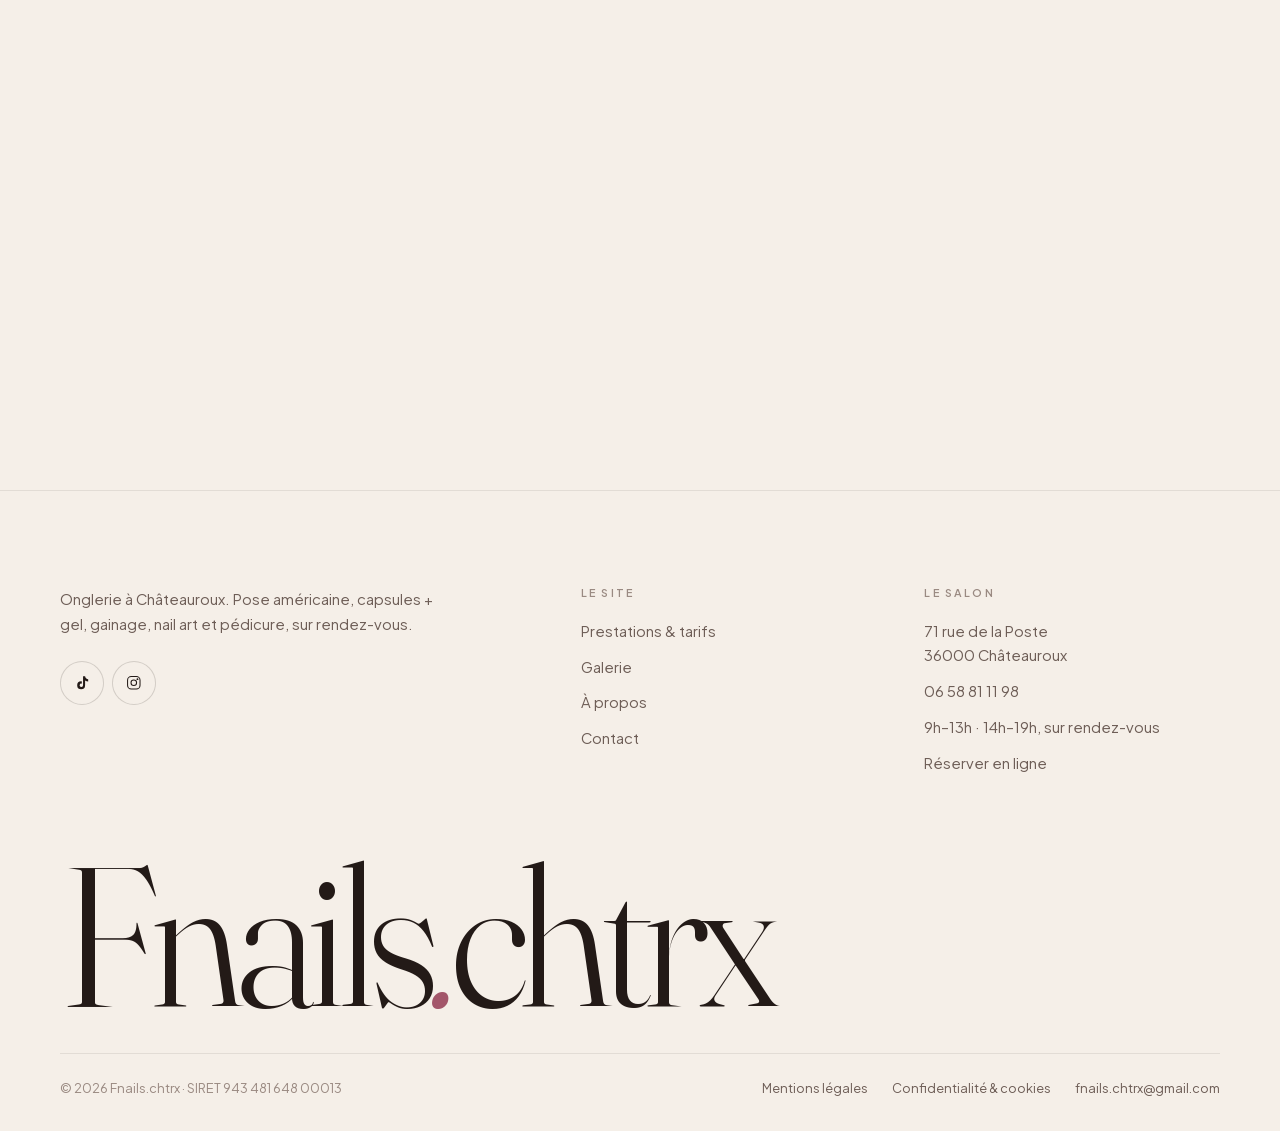
<file: prestations.html>
<!DOCTYPE html>
<html lang="fr">
<head>
<meta charset="utf-8">
<meta http-equiv="Content-Security-Policy" content="default-src 'self'; script-src 'self'; style-src 'self'; style-src-attr 'unsafe-inline'; img-src 'self' data:; font-src 'self'; connect-src 'self' https://script.google.com https://script.googleusercontent.com; form-action 'self' mailto:; base-uri 'self'; object-src 'none'; upgrade-insecure-requests">
<meta name="referrer" content="strict-origin-when-cross-origin">
<meta name="viewport" content="width=device-width, initial-scale=1, viewport-fit=cover">
<title>Prestations & tarifs · Fnails.chtrx</title>
<meta name="description" content="Les 26 prestations et tarifs de Fnails.chtrx à Châteauroux : pose américaine, capsules + gel, gainage, dépose et pédicure.">
<meta property="og:type" content="website">
<meta property="og:site_name" content="Fnails.chtrx">
<meta property="og:title" content="Prestations & tarifs · Fnails.chtrx">
<meta property="og:description" content="Les 26 prestations et tarifs de Fnails.chtrx à Châteauroux : pose américaine, capsules + gel, gainage, dépose et pédicure.">
<meta property="og:image" content="https://rabichoufleur87.github.io/Onglerie-Chateauroux/assets/img/nail-art-dore-marbre.jpg">
<meta property="og:url" content="https://rabichoufleur87.github.io/Onglerie-Chateauroux/prestations.html">
<meta property="og:locale" content="fr_FR">
<meta name="twitter:card" content="summary_large_image">
<meta name="theme-color" content="#f5efe8">
<link rel="icon" href="data:image/svg+xml,%3Csvg xmlns='http://www.w3.org/2000/svg' viewBox='0 0 64 64'%3E%3Crect width='64' height='64' rx='18' fill='%23231a17'/%3E%3Ctext x='50%25' y='54%25' text-anchor='middle' dominant-baseline='middle' font-family='Georgia,serif' font-style='italic' font-size='40' fill='%23f5efe8'%3Ef%3C/text%3E%3Ccircle cx='47' cy='46' r='4' fill='%23e3a4b2'/%3E%3C/svg%3E">
<link rel="icon" type="image/png" sizes="32x32" href="assets/img/favicon-32.png">
<link rel="apple-touch-icon" href="assets/img/icone-180.png">
<script src="assets/js/theme.js?v=6"></script>
<link rel="preload" href="assets/fonts/fraunces.woff2" as="font" type="font/woff2" crossorigin>
<link rel="preload" href="assets/fonts/plus-jakarta-sans.woff2" as="font" type="font/woff2" crossorigin>
<link rel="stylesheet" href="assets/css/style.css?v=10">
</head>
<body>

<a class="lien-evitement" href="#contenu">Aller au contenu principal</a>

<header class="entete">
  <div class="ilot">
    <a class="marque" href="index.html" aria-label="Fnails.chtrx, accueil">Fnails<span class="marque__point">.</span>chtrx</a>
    <nav class="nav" aria-label="Navigation principale">
      <ul class="nav__liste">
        <li><a class="nav__lien" href="index.html">Accueil</a></li>
        <li><a class="nav__lien" href="prestations.html" aria-current="page">Prestations</a></li>
        <li><a class="nav__lien" href="galerie.html">Galerie</a></li>
        <li><a class="nav__lien" href="a-propos.html">À propos</a></li>
        <li><a class="nav__lien" href="contact.html">Contact</a></li>
      </ul>
    </nav>
    <div class="ilot__actions">
      <button type="button" class="bouton-icone bouton-theme" data-action="theme" aria-label="Activer le mode sombre" aria-pressed="false">
        <svg class="icone-soleil" viewBox="0 0 24 24" fill="none" stroke="currentColor" stroke-width="1.4" stroke-linecap="round" stroke-linejoin="round" aria-hidden="true"><circle cx="12" cy="12" r="4"/><path d="M12 2.5v2M12 19.5v2M4.6 4.6l1.4 1.4M18 18l1.4 1.4M2.5 12h2M19.5 12h2M4.6 19.4 6 18M18 6l1.4-1.4"/></svg>
        <svg class="icone-lune" viewBox="0 0 24 24" fill="none" stroke="currentColor" stroke-width="1.4" stroke-linecap="round" stroke-linejoin="round" aria-hidden="true"><path d="M20.5 13.2A8.5 8.5 0 1 1 10.8 3.5a6.6 6.6 0 0 0 9.7 9.7z"/></svg>
      </button>
      <a class="btn btn--petit entete__cta" href="contact.html#rdv"><span class="btn__texte">Prendre RDV</span><span class="btn__icone"><svg viewBox="0 0 24 24" fill="none" stroke="currentColor" stroke-width="1.5" stroke-linecap="round" stroke-linejoin="round" aria-hidden="true"><path d="M7 17 17 7M8 7h9v9"/></svg></span></a>
      <button type="button" class="bouton-icone bouton-menu" data-action="menu" aria-expanded="false" aria-controls="menu" aria-label="Ouvrir le menu">
        <span class="bouton-menu__barre"></span>
        <span class="bouton-menu__barre"></span>
      </button>
    </div>
  </div>
</header>

<div class="menu" id="menu" aria-label="Menu">
  <ul class="menu__liste">
    <li><a class="menu__lien" href="index.html">Accueil</a></li>
    <li><a class="menu__lien" href="prestations.html" aria-current="page">Prestations</a></li>
    <li><a class="menu__lien" href="galerie.html">Galerie</a></li>
    <li><a class="menu__lien" href="a-propos.html">À propos</a></li>
    <li><a class="menu__lien" href="contact.html">Contact</a></li>
  </ul>
  <div class="menu__pied">
    <div>71 rue de la Poste, Châteauroux<br><a href="tel:+33658811198">06 58 81 11 98</a></div>
    <a class="btn btn--petit" href="contact.html#rdv"><span class="btn__texte">Prendre rendez-vous</span><span class="btn__icone"><svg viewBox="0 0 24 24" fill="none" stroke="currentColor" stroke-width="1.5" stroke-linecap="round" stroke-linejoin="round" aria-hidden="true"><path d="M7 17 17 7M8 7h9v9"/></svg></span></a>
  </div>
</div>

<main id="contenu">

<section class="heros-page">
  <div class="conteneur">
    <div class="heros-page__grille">
      <div class="reveal">
        <span class="surtitre">Prestations</span>
        <h1>Prestations <em>&amp;</em> tarifs</h1>
      </div>
      <p class="reveal" style="--delai:0.1s">Des soins adaptés à vos envies et à votre quotidien, réalisés avec précision. Les tarifs en fourchette varient selon le détail du nail art.</p>
    </div>
  </div>
</section>

<section class="section section--serree">
  <div class="conteneur">
    <div class="tarifs">
    <div class="tarifs__groupe coque reveal" style="--delai:0s">
      <div class="noyau">
        <div class="tarifs__tete"><h2>Pose américaine (gel X)</h2><span>7 prestations</span></div>
        <ul class="tarifs__liste">
          <li class="tarifs__ligne">
            <span class="tarifs__nom">Couleur uni</span>
            <span class="tarifs__prix">35,00 €</span>
          </li>
          <li class="tarifs__ligne">
            <span class="tarifs__nom">French / baby boomer blanc</span>
            <span class="tarifs__prix">40,00 €</span>
          </li>
          <li class="tarifs__ligne">
            <span class="tarifs__nom">Nail art léger (petit motif ou french + détail)</span>
            <span class="tarifs__prix">45,00 €</span>
          </li>
          <li class="tarifs__ligne">
            <span class="tarifs__nom">Nail art motif (pois, zèbre, léopard...)</span>
            <span class="tarifs__prix">50 – 55 €</span>
          </li>
          <li class="tarifs__ligne">
            <span class="tarifs__nom">Nail art blooming / 3D</span>
            <span class="tarifs__prix">55 – 60 €</span>
          </li>
          <li class="tarifs__ligne">
            <span class="tarifs__nom">Chaque doigt différent, sans relief</span>
            <span class="tarifs__prix">60,00 €</span>
          </li>
          <li class="tarifs__ligne">
            <span class="tarifs__nom">Chaque doigt différent, avec relief (3D, perles, strass)</span>
            <span class="tarifs__prix">60 – 70 €</span>
          </li>
        </ul>
      </div>
    </div>
    <div class="tarifs__groupe coque reveal" style="--delai:0.1s">
      <div class="noyau">
        <div class="tarifs__tete"><h2>Pose capsules + gel</h2><span>6 prestations</span></div>
        <ul class="tarifs__liste">
          <li class="tarifs__ligne">
            <span class="tarifs__nom">Pose capsules + gel couleur uni</span>
            <span class="tarifs__prix">40,00 €</span>
          </li>
          <li class="tarifs__ligne">
            <span class="tarifs__nom">Pose capsules + gel french/baby boomer</span>
            <span class="tarifs__prix">45,00 €</span>
          </li>
          <li class="tarifs__ligne">
            <span class="tarifs__nom">Pose capsules + gel nail art niveau 1</span>
            <span class="tarifs__prix"><small>à partir de</small>50,00 €</span>
          </li>
          <li class="tarifs__ligne">
            <span class="tarifs__nom">Pose capsules + gel nail art niveau 2</span>
            <span class="tarifs__prix"><small>à partir de</small>55,00 €</span>
          </li>
          <li class="tarifs__ligne">
            <span class="tarifs__nom">Pose capsules + gel nail art niveau 3</span>
            <span class="tarifs__prix"><small>à partir de</small>60,00 €</span>
          </li>
          <li class="tarifs__ligne">
            <span class="tarifs__nom">Pose capsules + gel nail art niveau 4</span>
            <span class="tarifs__prix"><small>à partir de</small>65,00 €</span>
          </li>
        </ul>
      </div>
    </div>
    <div class="tarifs__groupe coque reveal" style="--delai:0s">
      <div class="noyau">
        <div class="tarifs__tete"><h2>Gainage ongles naturels</h2><span>7 prestations</span></div>
        <ul class="tarifs__liste">
          <li class="tarifs__ligne">
            <span class="tarifs__nom">Couleur uni</span>
            <span class="tarifs__prix">40,00 €</span>
          </li>
          <li class="tarifs__ligne">
            <span class="tarifs__nom">French / baby boomer blanc</span>
            <span class="tarifs__prix">45,00 €</span>
          </li>
          <li class="tarifs__ligne">
            <span class="tarifs__nom">Nail art léger (petit motif ou french + détail)</span>
            <span class="tarifs__prix">50,00 €</span>
          </li>
          <li class="tarifs__ligne">
            <span class="tarifs__nom">Nail art motif (pois, zèbre, léopard...)</span>
            <span class="tarifs__prix">55 – 60 €</span>
          </li>
          <li class="tarifs__ligne">
            <span class="tarifs__nom">Nail art blooming / 3D</span>
            <span class="tarifs__prix">60 – 65 €</span>
          </li>
          <li class="tarifs__ligne">
            <span class="tarifs__nom">Chaque doigt différent, sans relief</span>
            <span class="tarifs__prix">65,00 €</span>
          </li>
          <li class="tarifs__ligne">
            <span class="tarifs__nom">Chaque doigt différent, avec relief (3D, perles, strass)</span>
            <span class="tarifs__prix">65 – 75 €</span>
          </li>
        </ul>
      </div>
    </div>
    <div class="tarifs__groupe coque reveal" style="--delai:0.1s">
      <div class="noyau">
        <div class="tarifs__tete"><h2>Dépose &amp; pédicure</h2><span>6 prestations</span></div>
        <ul class="tarifs__liste">
          <li class="tarifs__ligne">
            <span class="tarifs__nom">Dépose de mon travail (1ère)</span>
            <span class="tarifs__prix">15,00 €</span>
          </li>
          <li class="tarifs__ligne">
            <span class="tarifs__nom">Dépose de mon travail (suivantes, posées régulièrement)</span>
            <span class="tarifs__prix">10,00 €</span>
          </li>
          <li class="tarifs__ligne">
            <span class="tarifs__nom">Dépose seule, sans repose</span>
            <span class="tarifs__prix">15,00 €</span>
          </li>
          <li class="tarifs__ligne">
            <span class="tarifs__nom">Dépose du travail d'un autre salon</span>
            <span class="tarifs__prix">20,00 €</span>
          </li>
          <li class="tarifs__ligne">
            <span class="tarifs__nom">Pédicure couleur uni</span>
            <span class="tarifs__prix"><small>à partir de</small>30,00 €</span>
          </li>
          <li class="tarifs__ligne">
            <span class="tarifs__nom">Pédicure french</span>
            <span class="tarifs__prix">40,00 €</span>
          </li>
        </ul>
      </div>
    </div>
    </div>

    <div class="pied-tarifs reveal">
      <p class="note">
        Liste complète des 26 prestations, prix en euros TTC. Les tarifs indiqués en fourchette
        dépendent du détail du nail art choisi : le prix définitif est annoncé avant la pose. Pour
        un devis précis selon votre inspiration, contactez-moi via Instagram, TikTok ou la prise de
        rendez-vous en ligne. Carte de fidélité : -25&nbsp;% sur la 10<sup>e</sup> prestation.
      </p>
      <div class="actions">
        <a class="btn" href="contact.html#rdv"><span class="btn__texte">Prendre rendez-vous</span><span class="btn__icone"><svg viewBox="0 0 24 24" fill="none" stroke="currentColor" stroke-width="1.5" stroke-linecap="round" stroke-linejoin="round" aria-hidden="true"><path d="M7 17 17 7M8 7h9v9"/></svg></span></a>
        <a class="lien-fleche" href="contact.html">Poser une question <svg viewBox="0 0 24 24" fill="none" stroke="currentColor" stroke-width="1.5" stroke-linecap="round" stroke-linejoin="round" aria-hidden="true"><path d="M7 17 17 7M8 7h9v9"/></svg></a>
      </div>
    </div>
  </div>
</section>
</main>

<nav class="barre-mobile" aria-label="Actions rapides">
  <a class="btn btn--clair btn--appel" href="tel:+33658811198"><svg viewBox="0 0 24 24" fill="none" stroke="currentColor" stroke-width="1.5" stroke-linecap="round" stroke-linejoin="round" aria-hidden="true"><rect x="6.5" y="2.5" width="11" height="19" rx="2.8"/><path d="M10.5 18.5h3"/></svg><span class="btn__texte">Appeler</span></a>
  <a class="btn" href="contact.html#rdv"><span class="btn__texte">Prendre RDV</span><span class="btn__icone"><svg viewBox="0 0 24 24" fill="none" stroke="currentColor" stroke-width="1.5" stroke-linecap="round" stroke-linejoin="round" aria-hidden="true"><path d="M7 17 17 7M8 7h9v9"/></svg></span></a>
</nav>

<footer class="pied">
  <div class="conteneur">
    <div class="pied__grille">
      <div>
        <p>Onglerie à Châteauroux. Pose américaine, capsules + gel, gainage, nail art et pédicure, sur rendez-vous.</p>
        <div class="pied__reseaux">
          <a href="https://www.tiktok.com/@fnails.chtrx_" target="_blank" rel="noopener noreferrer" aria-label="TikTok Fnails.chtrx"><svg viewBox="0 0 24 24" fill="currentColor" aria-hidden="true"><path d="M16.5 3c.4 2.2 1.9 3.9 4.2 4.2v3c-1.5 0-3-.4-4.2-1.2v6.4a5.4 5.4 0 1 1-5.4-5.4c.3 0 .6 0 .9.1v3.1a2.3 2.3 0 1 0 1.7 2.2V3h2.8z"/></svg></a><a href="https://www.instagram.com/fnails.chtrx/" target="_blank" rel="noopener noreferrer" aria-label="Instagram Fnails.chtrx"><svg viewBox="0 0 24 24" fill="none" stroke="currentColor" stroke-width="1.4" stroke-linecap="round" stroke-linejoin="round" aria-hidden="true"><rect x="3.5" y="3.5" width="17" height="17" rx="5"/><circle cx="12" cy="12" r="3.8"/><circle cx="17" cy="7" r="0.6" fill="currentColor"/></svg></a>
        </div>
      </div>
      <div>
        <h2>Le site</h2>
        <ul>
          <li><a href="prestations.html">Prestations &amp; tarifs</a></li>
          <li><a href="galerie.html">Galerie</a></li>
          <li><a href="a-propos.html">À propos</a></li>
          <li><a href="contact.html">Contact</a></li>
        </ul>
      </div>
      <div>
        <h2>Le salon</h2>
        <ul>
          <li>71 rue de la Poste<br>36000 Châteauroux</li>
          <li><a href="tel:+33658811198">06 58 81 11 98</a></li>
          <li>9h–13h · 14h–19h, sur rendez-vous</li>
          <li><a href="contact.html#rdv">Réserver en ligne</a></li>
        </ul>
      </div>
    </div>
    <p class="pied__signature" aria-hidden="true">Fnails<em>.</em>chtrx</p>
    <div class="pied__bas">
      <span>© <span data-annee>2026</span> Fnails.chtrx · SIRET 943 481 648 00013</span>
      <ul>
        <li><a href="mentions-legales.html">Mentions légales</a></li>
        <li><a href="politique-de-confidentialite.html">Confidentialité &amp; cookies</a></li>
        <li><a href="mailto:fnails.chtrx@gmail.com">fnails.chtrx@gmail.com</a></li>
      </ul>
    </div>
  </div>
</footer>

<script src="assets/js/app.js?v=8" defer></script>
</body>
</html>
</file>
<file: assets/css/style.css>
/* ===== Fnails.chtrx — Onglerie à Châteauroux =====
   Direction : luxe éditorial. Crème chaud / expresso, un seul accent rose poudré,
   serif Fraunces pour les titres, Plus Jakarta Sans pour le texte. */

/* Polices hébergées sur le site (licence OFL, voir assets/fonts/) :
   aucune requête vers Google au chargement, donc pas de transfert de
   l'adresse IP des visiteuses. */
@font-face {
  font-family: "Fraunces";
  font-style: normal;
  font-weight: 300 500;
  font-display: swap;
  src: url("../fonts/fraunces.woff2") format("woff2");
}
@font-face {
  font-family: "Fraunces";
  font-style: italic;
  font-weight: 300 500;
  font-display: swap;
  src: url("../fonts/fraunces-italique.woff2") format("woff2");
}
@font-face {
  font-family: "Plus Jakarta Sans";
  font-style: normal;
  font-weight: 400 600;
  font-display: swap;
  src: url("../fonts/plus-jakarta-sans.woff2") format("woff2");
}

:root {
  color-scheme: light;
  --fond: #f5efe8;
  --fond-2: #ede4da;
  --surface: #fbf8f4;
  --encre: #231a17;
  --encre-douce: #6e5e57;
  --encre-pale: #9a8a82;
  --accent: #a3566a;
  --accent-doux: #ecd3d6;
  --sur-encre: #f5efe8;
  --ligne: rgba(35, 26, 23, 0.09);
  --ligne-forte: rgba(35, 26, 23, 0.16);
  --coque: rgba(35, 26, 23, 0.04);
  --reflet: inset 0 1px 1px rgba(255, 255, 255, 0.7);
  --ombre: 0 30px 60px -32px rgba(74, 44, 36, 0.28);
  --ombre-douce: 0 18px 40px -28px rgba(74, 44, 36, 0.22);
  --verre: rgba(251, 248, 244, 0.72);

  --police-titre: "Fraunces", "Iowan Old Style", Georgia, serif;
  --police-texte: "Plus Jakarta Sans", -apple-system, BlinkMacSystemFont, "Segoe UI", sans-serif;

  --ease: cubic-bezier(0.32, 0.72, 0, 1);
  --ressort: cubic-bezier(0.34, 1.36, 0.64, 1);

  --rayon-xl: 2rem;
  --rayon-l: 1.5rem;
  --rayon-m: 1rem;
  --bezel: 0.4rem;

  --z-grain: 80;
  --z-menu: 90;
  --z-nav: 100;
  --z-evitement: 120;

  --gouttiere: clamp(1rem, 4vw, 2.5rem);
}

:root[data-mode="dark"] {
  color-scheme: dark;
  --fond: #15100e;
  --fond-2: #1c1512;
  --surface: #221a17;
  --encre: #f3eae4;
  --encre-douce: #b9a8a0;
  --encre-pale: #86766f;
  --accent: #e3a4b2;
  --accent-doux: #3b262b;
  --sur-encre: #15100e;
  --ligne: rgba(255, 240, 235, 0.08);
  --ligne-forte: rgba(255, 240, 235, 0.16);
  --coque: rgba(255, 240, 235, 0.04);
  --reflet: inset 0 1px 1px rgba(255, 255, 255, 0.06);
  --ombre: 0 30px 60px -30px rgba(0, 0, 0, 0.7);
  --ombre-douce: 0 18px 40px -26px rgba(0, 0, 0, 0.6);
  --verre: rgba(28, 21, 18, 0.7);
}

/* ===== Base ===== */
*, *::before, *::after { box-sizing: border-box; }

html { scroll-behavior: smooth; -webkit-text-size-adjust: 100%; }

body {
  margin: 0;
  font-family: var(--police-texte);
  font-size: 1rem;
  line-height: 1.65;
  color: var(--encre);
  background: var(--fond);
  -webkit-font-smoothing: antialiased;
  overflow-x: hidden;
}

/* Grain papier, fixe et non cliquable */
body::after {
  content: "";
  position: fixed;
  inset: 0;
  z-index: var(--z-grain);
  pointer-events: none;
  opacity: 0.05;
  background-image: url("data:image/svg+xml,%3Csvg xmlns='http://www.w3.org/2000/svg' width='160' height='160'%3E%3Cfilter id='n'%3E%3CfeTurbulence type='fractalNoise' baseFrequency='0.85' numOctaves='3' stitchTiles='stitch'/%3E%3C/filter%3E%3Crect width='100%25' height='100%25' filter='url(%23n)'/%3E%3C/svg%3E");
}

body.menu-ouvert { overflow: hidden; }

img { max-width: 100%; display: block; }
a { color: inherit; }
::selection { background: var(--accent); color: var(--sur-encre); }

:focus-visible {
  outline: 2px solid var(--accent);
  outline-offset: 3px;
  border-radius: 6px;
}

.conteneur {
  width: 100%;
  max-width: 1240px;
  margin: 0 auto;
  padding: 0 var(--gouttiere);
}

h1, h2, h3, h4 {
  font-family: var(--police-titre);
  font-weight: 400;
  font-optical-sizing: auto;
  line-height: 1.05;
  letter-spacing: -0.02em;
  margin: 0 0 0.5em;
  color: var(--encre);
  text-wrap: balance;
}
h1 { font-size: clamp(2.8rem, 7.2vw, 6.2rem); letter-spacing: -0.035em; line-height: 0.98; }
h2 { font-size: clamp(2.1rem, 4.6vw, 3.8rem); letter-spacing: -0.03em; }
h3 { font-size: clamp(1.35rem, 2vw, 1.7rem); }
h1 em, h2 em, h3 em { font-style: italic; color: var(--accent); font-weight: 300; }

p { margin: 0 0 1em; color: var(--encre-douce); max-width: 62ch; text-wrap: pretty; }
strong { font-weight: 600; color: var(--encre); }

/* Étiquette au-dessus des titres : un simple mot en italique, sans cadre */
.surtitre {
  display: block;
  margin-bottom: 0.9rem;
  font-family: var(--police-titre);
  font-size: 1.1rem;
  font-style: italic;
  font-weight: 400;
  letter-spacing: 0;
  color: var(--accent);
}

.lien-evitement {
  position: fixed;
  left: 1rem;
  top: 1rem;
  z-index: var(--z-evitement);
  padding: 0.75rem 1.25rem;
  border-radius: 0.6rem;
  background: var(--encre);
  color: var(--sur-encre);
  transform: translateY(-200%);
  transition: transform 0.4s var(--ease);
}
.lien-evitement:focus { transform: translateY(0); }

/* ===== Cartes (coque = conteneur, noyau = carte) ===== */
.coque { border-radius: var(--rayon-l); }
.noyau {
  height: 100%;
  border-radius: var(--rayon-l);
  background: var(--surface);
  box-shadow: inset 0 0 0 1px var(--ligne);
  overflow: hidden;
}

/* Verre dépoli : même recette que l'îlot de navigation, posée sur les
   cartes les plus importantes (tarifs, prise de RDV) pour un rendu premium. */
.tarifs__groupe .noyau,
.formulaire .noyau {
  background: var(--verre);
  -webkit-backdrop-filter: blur(24px) saturate(1.3);
  backdrop-filter: blur(24px) saturate(1.3);
  box-shadow: inset 0 0 0 1px var(--ligne), var(--reflet);
}

/* ===== Boutons ===== */
.btn {
  --btn-fond: var(--encre);
  --btn-texte: var(--sur-encre);
  position: relative;
  display: inline-flex;
  align-items: center;
  gap: 0.9rem;
  padding: 0 1.5rem;
  min-height: 3.25rem;
  border: 0;
  border-radius: 0.75rem;
  background: var(--btn-fond);
  color: var(--btn-texte);
  font: 500 0.95rem/1 var(--police-texte);
  text-decoration: none;
  white-space: nowrap;
  cursor: pointer;
  overflow: hidden;
  transition: transform 0.5s var(--ease), background-color 0.4s var(--ease), box-shadow 0.5s var(--ease);
}
.btn:hover { box-shadow: var(--ombre); }
.btn:active { transform: scale(0.98); }
/* Reflet doré qui balaie le bouton au survol */
.btn::before {
  content: "";
  position: absolute;
  inset: 0;
  left: -75%;
  width: 45%;
  background: linear-gradient(115deg, transparent, rgba(243, 206, 140, 0.55), rgba(255, 237, 199, 0.85), rgba(243, 206, 140, 0.55), transparent);
  transform: skewX(-18deg);
  transition: left 0.85s var(--ease);
  pointer-events: none;
}
.btn:hover::before { left: 125%; }
.btn__icone { display: inline-flex; transition: transform 0.5s var(--ressort); }
.btn__icone svg { width: 1rem; height: 1rem; }
.btn:hover .btn__icone { transform: translate(3px, -2px); }
.btn--clair {
  --btn-fond: var(--surface);
  --btn-texte: var(--encre);
  box-shadow: inset 0 0 0 1px var(--ligne);
}
.btn--sur-sombre {
  --btn-fond: var(--sur-encre);
  --btn-texte: var(--encre);
}
.btn--petit { min-height: 2.6rem; padding: 0 1.1rem; font-size: 0.85rem; gap: 0.6rem; border-radius: 0.6rem; }
.btn--simple { padding: 0 1.5rem; }
button.btn[disabled] { opacity: 0.6; cursor: progress; }

.lien-fleche {
  display: inline-flex;
  align-items: center;
  gap: 0.5rem;
  font-weight: 500;
  font-size: 0.95rem;
  text-decoration: none;
  color: var(--encre);
  background: linear-gradient(currentColor, currentColor) 0 100% / 0 1px no-repeat;
  padding-bottom: 2px;
  transition: background-size 0.5s var(--ease), color 0.3s var(--ease);
}
.lien-fleche svg { width: 0.95rem; height: 0.95rem; transition: transform 0.5s var(--ressort); }
.lien-fleche:hover { background-size: 100% 1px; color: var(--accent); }
.lien-fleche:hover svg { transform: translate(3px, -2px); }

.actions { display: flex; flex-wrap: wrap; align-items: center; gap: 1rem 1.75rem; }

/* ===== Navigation îlot flottant ===== */
.entete {
  position: fixed;
  top: max(0.9rem, env(safe-area-inset-top));
  left: 0;
  right: 0;
  z-index: var(--z-nav);
  display: flex;
  justify-content: center;
  padding: 0 0.75rem;
  pointer-events: none;
}
.ilot {
  pointer-events: auto;
  display: flex;
  align-items: center;
  gap: 0.35rem;
  padding: 0.4rem 0.4rem 0.4rem 1.25rem;
  border-radius: 1rem;
  background: var(--verre);
  -webkit-backdrop-filter: blur(22px) saturate(1.4);
  backdrop-filter: blur(22px) saturate(1.4);
  box-shadow: inset 0 0 0 1px var(--ligne), var(--reflet), var(--ombre-douce);
  transition: box-shadow 0.5s var(--ease), transform 0.6s var(--ease);
}
.marque {
  font-family: var(--police-titre);
  font-size: 1.25rem;
  letter-spacing: -0.02em;
  text-decoration: none;
  color: var(--encre);
  white-space: nowrap;
  margin-right: 1rem;
}
.marque__point { color: var(--accent); }

.nav__liste { display: flex; gap: 0.15rem; list-style: none; margin: 0; padding: 0; }
.nav__lien {
  position: relative;
  display: block;
  padding: 0.55rem 0.9rem;
  border-radius: 0.6rem;
  font-size: 0.88rem;
  font-weight: 500;
  color: var(--encre-douce);
  text-decoration: none;
  transition: color 0.3s var(--ease), background-color 0.4s var(--ease);
}
.nav__lien:hover { color: var(--encre); background: var(--coque); }
.nav__lien[aria-current="page"] { color: var(--encre); background: var(--coque); box-shadow: inset 0 0 0 1px var(--ligne); }

.ilot__actions { display: flex; align-items: center; gap: 0.35rem; margin-left: 0.6rem; }

.bouton-icone {
  position: relative;
  display: inline-flex;
  align-items: center;
  justify-content: center;
  flex: none;
  width: 2.6rem;
  height: 2.6rem;
  border: 0;
  border-radius: 50%;
  background: transparent;
  color: var(--encre);
  cursor: pointer;
  transition: background-color 0.4s var(--ease), transform 0.5s var(--ease);
}
.bouton-icone:hover { background: var(--coque); }
.bouton-icone:active { transform: scale(0.94); }
.bouton-theme svg {
  position: absolute;
  top: 50%;
  left: 50%;
  width: 1.1rem;
  height: 1.1rem;
  transform: translate(-50%, -50%) rotate(0) scale(1);
  transition: transform 0.6s var(--ressort), opacity 0.35s var(--ease);
}
.bouton-theme .icone-lune { opacity: 0; transform: translate(-50%, -50%) rotate(-70deg) scale(0.4); }
:root[data-mode="dark"] .bouton-theme .icone-soleil { opacity: 0; transform: translate(-50%, -50%) rotate(70deg) scale(0.4); }
:root[data-mode="dark"] .bouton-theme .icone-lune { opacity: 1; transform: translate(-50%, -50%) rotate(0) scale(1); }

.bouton-menu { display: none; }
.bouton-menu__barre {
  position: absolute;
  left: 50%;
  top: 50%;
  width: 1.1rem;
  height: 1.5px;
  border-radius: 2px;
  background: currentColor;
  transition: transform 0.6s var(--ease);
}
.bouton-menu__barre:nth-child(1) { transform: translate(-50%, -4px); }
.bouton-menu__barre:nth-child(2) { transform: translate(-50%, 3px); }
.bouton-menu[aria-expanded="true"] .bouton-menu__barre:nth-child(1) { transform: translate(-50%, 0) rotate(45deg); }
.bouton-menu[aria-expanded="true"] .bouton-menu__barre:nth-child(2) { transform: translate(-50%, 0) rotate(-45deg); }

/* Menu plein écran (mobile) */
.menu {
  position: fixed;
  inset: 0;
  z-index: var(--z-menu);
  display: flex;
  flex-direction: column;
  justify-content: flex-end;
  padding: 7rem var(--gouttiere) max(2.5rem, env(safe-area-inset-bottom));
  background: var(--verre);
  -webkit-backdrop-filter: blur(40px) saturate(1.3);
  backdrop-filter: blur(40px) saturate(1.3);
  opacity: 0;
  visibility: hidden;
  transition: opacity 0.6s var(--ease), visibility 0s linear 0.6s;
}
.menu.ouvert { opacity: 1; visibility: visible; transition: opacity 0.6s var(--ease), visibility 0s; }
.menu__liste { list-style: none; margin: 0 0 2.5rem; padding: 0; }
.menu__liste li { overflow: hidden; }
.menu__lien {
  display: flex;
  align-items: baseline;
  gap: 1rem;
  padding: 0.3rem 0;
  font-family: var(--police-titre);
  font-size: clamp(2.4rem, 11vw, 3.6rem);
  line-height: 1.1;
  letter-spacing: -0.03em;
  color: var(--encre);
  text-decoration: none;
  transform: translateY(110%);
  transition: transform 0.8s var(--ease);
}
.menu__lien span { font-family: var(--police-texte); font-size: 0.75rem; color: var(--encre-pale); letter-spacing: 0.1em; }
.menu__lien[aria-current="page"] { font-style: italic; color: var(--accent); }
.menu.ouvert .menu__lien { transform: translateY(0); }
.menu.ouvert li:nth-child(1) .menu__lien { transition-delay: 0.08s; }
.menu.ouvert li:nth-child(2) .menu__lien { transition-delay: 0.13s; }
.menu.ouvert li:nth-child(3) .menu__lien { transition-delay: 0.18s; }
.menu.ouvert li:nth-child(4) .menu__lien { transition-delay: 0.23s; }
.menu.ouvert li:nth-child(5) .menu__lien { transition-delay: 0.28s; }
.menu__pied {
  display: flex;
  flex-wrap: wrap;
  justify-content: space-between;
  align-items: flex-end;
  gap: 1.25rem;
  padding-top: 1.5rem;
  border-top: 1px solid var(--ligne);
  font-size: 0.85rem;
  color: var(--encre-douce);
  opacity: 0;
  transform: translateY(16px);
  transition: opacity 0.6s var(--ease) 0.3s, transform 0.8s var(--ease) 0.3s;
}
.menu.ouvert .menu__pied { opacity: 1; transform: none; }
.menu__pied a { text-decoration: none; }

/* ===== Sections ===== */
.section { padding: clamp(5.5rem, 11vw, 10rem) 0 clamp(6rem, 12vw, 11rem); position: relative; }
.section--teinte { background: var(--fond-2); }
.section--serree { padding-top: clamp(3rem, 6vw, 5rem); }

.entete-section {
  display: grid;
  grid-template-columns: minmax(0, 1.4fr) minmax(0, 1fr);
  align-items: end;
  gap: 1.5rem 4rem;
  margin-bottom: clamp(3rem, 6vw, 5rem);
}
.entete-section h2 { margin: 0; }
.entete-section p { margin: 0 0 0.4rem; }

/* ===== Hero accueil ===== */
.heros {
  position: relative;
  min-height: 100dvh;
  display: flex;
  align-items: center;
  padding: clamp(7.5rem, 14vh, 10rem) 0 clamp(4rem, 8vh, 6rem);
  overflow: hidden;
}
.heros__grille {
  position: relative;
  display: grid;
  grid-template-columns: minmax(0, 1.15fr) minmax(0, 1fr);
  align-items: center;
  gap: clamp(2.5rem, 6vw, 6rem);
}
.heros h1 { margin-bottom: 1.75rem; }
.heros__texte > p { font-size: clamp(1.05rem, 1.4vw, 1.2rem); margin-bottom: 2.5rem; }
.heros__infos {
  display: flex;
  flex-wrap: wrap;
  gap: 0.75rem 2.25rem;
  margin: 3.5rem 0 0;
  padding: 1.5rem 0 0;
  border-top: 1px solid var(--ligne);
  list-style: none;
  font-size: 0.85rem;
  color: var(--encre-douce);
}
.heros__infos li { display: flex; flex-direction: column; gap: 0.15rem; }
.heros__infos span { font-size: 0.68rem; letter-spacing: 0.16em; text-transform: uppercase; color: var(--encre-pale); }
.heros__infos a { text-decoration: none; color: var(--encre); }

/* Cascade de photos */
.cascade {
  position: relative;
  aspect-ratio: 4 / 5;
  width: 100%;
  max-width: 520px;
  justify-self: end;
}
.cascade__photo {
  position: absolute;
  margin: 0;
  box-shadow: var(--ombre);
}
.cascade__photo .noyau img { width: 100%; height: 100%; object-fit: cover; }
.cascade__photo--1 { inset: 0 18% 14% 0; }
.cascade__photo--2 { width: 52%; aspect-ratio: 3 / 4; right: 0; bottom: 0; }
.cascade__etiquette {
  position: absolute;
  left: -1.5rem;
  bottom: 9%;
  display: flex;
  align-items: center;
  gap: 0.75rem;
  padding: 0.65rem 1.1rem 0.65rem 0.65rem;
  border-radius: 999px;
  background: var(--surface);
  box-shadow: inset 0 0 0 1px var(--ligne), var(--ombre);
  font-size: 0.8rem;
  line-height: 1.3;
  color: var(--encre-douce);
}
.cascade__etiquette strong { display: block; font-size: 0.85rem; }
.cascade__pastille {
  display: inline-flex;
  align-items: center;
  justify-content: center;
  width: 2.4rem;
  height: 2.4rem;
  border-radius: 50%;
  background: var(--accent-doux);
  color: var(--accent);
}
.cascade__pastille svg { width: 1.1rem; height: 1.1rem; }

/* ===== Bandeau défilant ===== */
.defilant {
  overflow: hidden;
  padding: 1.6rem 0;
  border-top: 1px solid var(--ligne);
  border-bottom: 1px solid var(--ligne);
}
.defilant__piste {
  display: flex;
  width: max-content;
  animation: defiler 42s linear infinite;
}
.defilant__piste ul { display: flex; list-style: none; margin: 0; padding: 0; }
.defilant__piste li {
  display: flex;
  align-items: center;
  gap: 2.5rem;
  padding-right: 2.5rem;
  font-family: var(--police-titre);
  font-size: clamp(1.4rem, 2.6vw, 2.1rem);
  font-style: italic;
  font-weight: 300;
  color: var(--encre);
  white-space: nowrap;
}
.defilant__piste li::after { content: "/"; font-style: normal; font-weight: 300; color: var(--encre-pale); }
@keyframes defiler { to { transform: translateX(-50%); } }

/* ===== Bento prestations ===== */
.bento {
  display: grid;
  grid-template-columns: repeat(12, minmax(0, 1fr));
  grid-auto-rows: minmax(15rem, auto);
  gap: 1rem;
}
.bento > * { grid-column: span 4; }
.bento__grand { grid-column: span 5; grid-row: span 2; }
.bento__moyen { grid-column: span 7; }
.tuile {
  display: flex;
  flex-direction: column;
  height: 100%;
  padding: clamp(1.5rem, 2.4vw, 2.1rem);
  text-decoration: none;
  color: inherit;
  position: relative;
}
.tuile h3 { margin: auto 0 0.55rem; }
.tuile p { margin: 0; font-size: 0.93rem; }
.tuile__haut { display: flex; justify-content: space-between; align-items: flex-start; gap: 1rem; margin-bottom: 2.5rem; }
.tuile__num { font-size: 0.72rem; letter-spacing: 0.18em; color: var(--encre-pale); }
.tuile__prix {
  font-family: var(--police-titre);
  font-size: 1.05rem;
  font-variant-numeric: tabular-nums lining-nums;
  color: var(--encre-douce);
  white-space: nowrap;
}
.tuile--mixte { flex-direction: row; gap: clamp(1rem, 2vw, 1.75rem); }
.tuile__texte { flex: 1; min-width: 0; display: flex; flex-direction: column; }
.tuile--mixte .tuile__haut { margin-bottom: 1.5rem; }
.tuile__vignette {
  position: relative;
  flex: none;
  width: clamp(7.5rem, 30%, 11rem);
  min-height: 11rem;
  border-radius: calc(var(--rayon-xl) - var(--bezel) - 0.6rem);
  overflow: hidden;
  box-shadow: var(--ombre-douce);
}
/* L'image suit la taille de la vignette au lieu de l'agrandir */
.tuile__vignette img {
  position: absolute;
  inset: 0;
  width: 100%;
  height: 100%;
  object-fit: cover;
  transition: transform 1.2s var(--ease);
}
.coque:hover .tuile__vignette img { transform: scale(1.04); }
.tuile--photo { padding: 0; color: #fbf6f2; }
.tuile--photo img {
  position: absolute;
  inset: 0;
  width: 100%;
  height: 100%;
  object-fit: cover;
  object-position: center 40%;
  transition: transform 1.2s var(--ease);
}
.tuile--photo::after {
  content: "";
  position: absolute;
  inset: 0;
  background: linear-gradient(180deg, rgba(20, 12, 10, 0.05) 35%, rgba(20, 12, 10, 0.78));
}
.tuile--photo .tuile__contenu {
  position: relative;
  z-index: 1;
  display: flex;
  flex-direction: column;
  height: 100%;
  padding: clamp(1.5rem, 2.6vw, 2.4rem);
}
.tuile--photo h3 { color: #fbf6f2; font-size: clamp(1.8rem, 3vw, 2.6rem); }
.tuile--photo p { color: rgba(251, 246, 242, 0.82); }
.tuile--photo .tuile__num { color: rgba(251, 246, 242, 0.7); }
.tuile--photo .tuile__prix { color: rgba(251, 246, 242, 0.9); }
.coque:hover .tuile--photo img { transform: scale(1.03); }
.tuile--sombre { background: var(--encre); color: var(--sur-encre); }
.tuile--sombre h3 { color: var(--sur-encre); }
.tuile--sombre p { color: color-mix(in srgb, var(--sur-encre) 72%, transparent); }
.tuile--sombre .tuile__num { color: color-mix(in srgb, var(--sur-encre) 55%, transparent); }
.tuile__fleche { display: inline-flex; margin-left: auto; transition: transform 0.5s var(--ressort); }
.tuile__fleche svg { width: 1.25rem; height: 1.25rem; }
.tuile--sombre:hover .tuile__fleche { transform: translate(3px, -3px); }
.coque { transition: transform 0.7s var(--ease); }
.bento > .coque:hover { transform: translateY(-4px); }

/* ===== Réalisations (diaporama) ===== */
.realisations {
  display: grid;
  grid-template-columns: minmax(0, 1fr) minmax(0, 1fr);
  align-items: center;
  gap: clamp(3rem, 7vw, 7rem);
}
.realisations__texte p { margin-bottom: 2rem; }
.compteur {
  display: flex;
  align-items: baseline;
  gap: 0.4rem;
  margin: 2.5rem 0;
  font-family: var(--police-titre);
  font-variant-numeric: tabular-nums;
}
.compteur strong { font-size: clamp(3.5rem, 7vw, 5.5rem); font-weight: 300; line-height: 1; letter-spacing: -0.04em; }
.compteur span { font-size: 1.1rem; color: var(--encre-pale); }

.diaporama { display: flex; flex-direction: column; align-items: center; width: 100%; max-width: 440px; justify-self: center; }
.diaporama > .coque { width: 100%; }
.diaporama__cadre {
  position: relative;
  aspect-ratio: 4 / 5;
  touch-action: pan-y;
  cursor: grab;
}
.diaporama__cadre:active { cursor: grabbing; }
.diaporama__piste {
  display: flex;
  height: 100%;
  transition: transform 0.8s var(--ease);
}
.diaporama__piste.sans-transition { transition: none; }
.diaporama__slide { flex: 0 0 100%; height: 100%; }
.diaporama__slide img {
  width: 100%;
  height: 100%;
  object-fit: cover;
  -webkit-user-drag: none;
  user-select: none;
  pointer-events: none;
}
.diaporama__fleche {
  position: absolute;
  top: 50%;
  z-index: 2;
  display: flex;
  align-items: center;
  justify-content: center;
  width: 2.75rem;
  height: 2.75rem;
  border: 0;
  border-radius: 50%;
  background: rgba(251, 246, 242, 0.82);
  color: #231a17;
  box-shadow: 0 10px 24px -12px rgba(20, 12, 10, 0.5);
  cursor: pointer;
  transform: translateY(-50%);
  transition: transform 0.5s var(--ressort), background-color 0.3s var(--ease);
}
.diaporama__fleche svg { width: 1.05rem; height: 1.05rem; }
.diaporama__fleche:hover { background: #fbf6f2; }
.diaporama__fleche:active { transform: translateY(-50%) scale(0.9); }
.carrousel-fleche--prec { left: 0.9rem; }
.carrousel-fleche--suiv { right: 0.9rem; }
.diaporama__points { display: flex; gap: 0.5rem; margin-top: 1.6rem; }
.diaporama__points button {
  width: 1.6rem;
  height: 3px;
  padding: 0;
  border: 0;
  border-radius: 3px;
  background: var(--ligne-forte);
  cursor: pointer;
  transition: background-color 0.4s var(--ease), width 0s;
}
.diaporama__points button:hover { background: var(--encre-pale); }
.diaporama__points button.active { background: var(--accent); }

/* ===== Salon / split éditorial ===== */
.duo {
  display: grid;
  grid-template-columns: minmax(0, 1fr) minmax(0, 1fr);
  align-items: center;
  gap: clamp(3rem, 7vw, 7rem);
}
.duo--inverse > :first-child { order: 2; }
.duo__photos { position: relative; padding: 0 0 12% 0; }
.duo__photos .coque:first-child { width: 78%; }
.duo__photos .coque:first-child .noyau { aspect-ratio: 4 / 5; }
.duo__photos .coque + .coque {
  position: absolute;
  right: 0;
  bottom: 0;
  width: 46%;
  box-shadow: var(--ombre);
}
.duo__photos .coque + .coque .noyau { aspect-ratio: 3 / 4; }
.duo__photos img { width: 100%; height: 100%; object-fit: cover; }

.fiche {
  display: grid;
  grid-template-columns: repeat(2, minmax(0, 1fr));
  gap: 1.75rem 2rem;
  margin: 2.75rem 0;
  padding: 2rem 0 0;
  border-top: 1px solid var(--ligne);
  list-style: none;
}
.fiche li { display: flex; flex-direction: column; gap: 0.2rem; font-size: 0.95rem; color: var(--encre); }
.fiche span { font-size: 0.68rem; letter-spacing: 0.16em; text-transform: uppercase; color: var(--encre-pale); }
.fiche a { text-decoration: none; }
.fiche a:hover { color: var(--accent); }

/* ===== Citation ===== */
.citation {
  max-width: 900px;
  margin: 0 auto;
  text-align: center;
}
.citation blockquote {
  margin: 0 0 1.75rem;
  font-family: var(--police-titre);
  font-size: clamp(1.8rem, 3.8vw, 3rem);
  font-weight: 300;
  line-height: 1.15;
  letter-spacing: -0.02em;
  color: var(--encre);
  text-wrap: balance;
}
.citation blockquote em { color: var(--accent); }
.citation p { margin: 0 auto; font-size: 0.9rem; }

/* ===== Appel final ===== */
.appel .noyau {
  position: relative;
  padding: clamp(3rem, 8vw, 7rem) clamp(1.5rem, 6vw, 6rem);
  background: var(--encre);
  color: var(--sur-encre);
  text-align: left;
  display: grid;
  grid-template-columns: minmax(0, 1.4fr) auto;
  align-items: end;
  gap: 2.5rem;
}
.appel h2 { color: var(--sur-encre); margin-bottom: 1rem; position: relative; }
.appel p { color: color-mix(in srgb, var(--sur-encre) 70%, transparent); margin: 0; position: relative; }
.appel .actions { position: relative; }
.appel .lien-fleche { color: var(--sur-encre); }

/* ===== En-tête de page intérieure ===== */
.heros-page {
  position: relative;
  padding: clamp(9rem, 20vh, 12rem) 0 clamp(3.5rem, 7vw, 6rem);
  overflow: hidden;
}
.heros-page__grille {
  position: relative;
  display: grid;
  grid-template-columns: minmax(0, 1.5fr) minmax(0, 1fr);
  align-items: end;
  gap: 2rem 4rem;
  padding-bottom: clamp(2.5rem, 5vw, 4rem);
  border-bottom: 1px solid var(--ligne);
}
.heros-page h1 { margin: 0; font-size: clamp(2.8rem, 7vw, 5.6rem); }
.heros-page p { margin: 0 0 0.5rem; font-size: 1.05rem; }

/* ===== Tarifs ===== */
.tarifs {
  display: grid;
  grid-template-columns: repeat(2, minmax(0, 1fr));
  gap: 1rem;
  align-items: start;
}
.tarifs__groupe .noyau { padding: clamp(1.5rem, 3vw, 2.5rem); }
.tarifs__tete {
  display: flex;
  justify-content: space-between;
  align-items: baseline;
  gap: 1rem;
  margin-bottom: 1.25rem;
}
.tarifs__tete h2 { font-size: clamp(1.7rem, 2.6vw, 2.2rem); margin: 0; }
.tarifs__tete span { font-size: 0.72rem; letter-spacing: 0.16em; text-transform: uppercase; color: var(--encre-pale); white-space: nowrap; }
.tarifs__liste { list-style: none; margin: 0; padding: 0; }
.tarifs__ligne {
  display: flex;
  align-items: baseline;
  gap: 1rem;
  padding: 1rem 0;
  border-top: 1px solid var(--ligne);
  transition: padding 0s, color 0.3s var(--ease);
}
.tarifs__nom { flex: 1; color: var(--encre); font-size: 0.97rem; }
.tarifs__prix {
  font-family: var(--police-titre);
  font-size: 1.2rem;
  font-variant-numeric: tabular-nums lining-nums;
  color: var(--encre);
  white-space: nowrap;
}
.tarifs__prix small {
  font-family: var(--police-texte);
  font-size: 0.7rem;
  letter-spacing: 0.08em;
  text-transform: uppercase;
  color: var(--encre-pale);
  margin-right: 0.35rem;
}
.tarifs__ligne:hover .tarifs__nom { color: var(--accent); }
/* Reflet doré qui balaie le prix au survol de la ligne */
.tarifs__ligne:hover .tarifs__prix {
  background-image: linear-gradient(100deg, var(--encre) 35%, #f3d9a4 50%, var(--encre) 65%);
  background-size: 260% 100%;
  -webkit-background-clip: text;
  background-clip: text;
  color: transparent;
  animation: reflet-or 1.1s var(--ease) 1;
}
@keyframes reflet-or {
  from { background-position: 160% 0; }
  to { background-position: -60% 0; }
}

.note {
  display: flex;
  gap: 1rem;
  align-items: flex-start;
  max-width: none;
  margin: 0;
  padding: 1.25rem 1.5rem;
  border-radius: var(--rayon-m);
  background: var(--coque);
  box-shadow: inset 0 0 0 1px var(--ligne);
  font-size: 0.92rem;
  color: var(--encre-douce);
}
.note--erreur { background: var(--accent-doux); color: var(--encre); }

.pied-tarifs {
  display: flex;
  flex-wrap: wrap;
  justify-content: space-between;
  align-items: center;
  gap: 1.5rem 3rem;
  margin-top: 3rem;
}
.pied-tarifs .note { flex: 1 1 380px; }

/* ===== Galerie ===== */
.galerie-grille {
  columns: 3 280px;
  column-gap: 1rem;
}
.galerie-vignette {
  break-inside: avoid;
  margin: 0 0 1rem;
}
.galerie-vignette img {
  width: 100%;
  aspect-ratio: 4 / 5;
  object-fit: cover;
  border-radius: var(--rayon-l);
  transition: transform 1s var(--ease), filter 0.6s var(--ease);
}
.galerie-vignette:nth-child(3n + 2) img { aspect-ratio: 3 / 4.4; }
.galerie-vignette:nth-child(4n + 3) img { aspect-ratio: 1; }
.galerie-vignette:hover img { transform: scale(0.985); }
.galerie-vignette--attente {
  display: flex;
  flex-direction: column;
  align-items: center;
  justify-content: center;
  gap: 0.5rem;
  aspect-ratio: 4 / 5;
  text-align: center;
  color: var(--encre-pale);
  font-size: 0.8rem;
}

/* ===== À propos ===== */
.engagements {
  display: grid;
  grid-template-columns: minmax(0, 1fr) minmax(0, 1.4fr);
  gap: 3rem clamp(3rem, 7vw, 7rem);
  align-items: start;
}
.engagements__titre { position: sticky; top: 7rem; }
.engagements__liste { list-style: none; margin: 0; padding: 0; counter-reset: engagement; }
.engagements__liste li {
  display: grid;
  grid-template-columns: 4.5rem minmax(0, 1fr);
  gap: 1.5rem;
  padding: 2.25rem 0;
  border-top: 1px solid var(--ligne-forte);
  counter-increment: engagement;
}
.engagements__liste li:last-child { border-bottom: 1px solid var(--ligne-forte); }
.engagements__liste li::before {
  content: "0" counter(engagement);
  font-family: var(--police-titre);
  font-size: 2rem;
  font-style: italic;
  font-weight: 300;
  line-height: 1;
  color: var(--accent);
}
.engagements__liste h3 { margin-bottom: 0.5rem; }
.engagements__liste p { margin: 0; }

/* ===== Contact ===== */
.contact {
  display: grid;
  grid-template-columns: minmax(0, 0.85fr) minmax(0, 1.15fr);
  gap: clamp(2.5rem, 6vw, 5rem);
  align-items: start;
}
.contact__infos { position: sticky; top: 7rem; }
.info-liste { list-style: none; margin: 0; padding: 0; }
.info-liste li {
  display: block;
  padding: 1.1rem 0;
  border-top: 1px solid var(--ligne);
}
.info-liste li:last-child { border-bottom: 1px solid var(--ligne); }
.info-liste .icone {
  display: none;
  align-items: center;
  justify-content: center;
  width: 2.75rem;
  height: 2.75rem;
  border-radius: 0.9rem;
  background: var(--accent-doux);
  color: var(--accent);
}
.info-liste .icone svg { width: 1.2rem; height: 1.2rem; }
.info-liste span.libelle { display: block; font-size: 0.68rem; letter-spacing: 0.16em; text-transform: uppercase; color: var(--encre-pale); margin-bottom: 0.15rem; }
.info-liste p { margin: 0; color: var(--encre); }
.info-liste a { text-decoration: none; }
.info-liste a:hover { color: var(--accent); }

#rdv { scroll-margin-top: 6rem; }
.formulaire .noyau { padding: clamp(1.5rem, 4vw, 3rem); }
.formulaire h2 { font-size: clamp(2rem, 3.6vw, 2.8rem); }
.formulaire__intro { margin-bottom: 1.75rem; }

.etapes-indicateur { list-style: none; display: flex; margin: 0 0 2.25rem; padding: 0; }
.etapes-indicateur__item {
  display: flex;
  align-items: center;
  gap: 0.6rem;
  font-size: 0.78rem;
  font-weight: 600;
  color: var(--encre-pale);
  flex: 1;
}
.etapes-indicateur__item:not(:last-child)::after {
  content: "";
  flex: 1;
  height: 1px;
  background: var(--ligne);
  margin: 0 0.75rem;
  transition: background-color 0.4s var(--ease);
}
.etapes-indicateur__item.est-complete::after { background: var(--accent); }
.etapes-indicateur__item span {
  flex: none;
  width: 1.9rem;
  height: 1.9rem;
  border-radius: 50%;
  display: flex;
  align-items: center;
  justify-content: center;
  background: var(--fond);
  box-shadow: inset 0 0 0 1px var(--ligne);
  color: var(--encre-pale);
  transition: background-color 0.35s var(--ease), color 0.35s var(--ease), box-shadow 0.35s var(--ease);
}
.etapes-indicateur__item.est-active { color: var(--encre); }
.etapes-indicateur__item.est-active span,
.etapes-indicateur__item.est-complete span {
  background: var(--accent);
  color: var(--surface);
  box-shadow: none;
}

#formulaire-rdv { display: flex; flex-direction: column; gap: 1.25rem; }
.etape { display: flex; flex-direction: column; gap: 1.25rem; }
.etape[hidden] { display: none; }
.etape__recap { margin: -0.5rem 0 0; font-size: 0.85rem; color: var(--encre-pale); }
.etape__modifier {
  background: none;
  border: none;
  padding: 0;
  font: inherit;
  font-weight: 600;
  color: var(--accent);
  text-decoration: underline;
  text-underline-offset: 2px;
  cursor: pointer;
}
.etape__nav { display: flex; align-items: center; justify-content: space-between; gap: 1rem; }
.etape__nav--seul { justify-content: flex-end; }
.etape__nav--envoi { justify-content: flex-start; }
.champ-ligne { display: grid; grid-template-columns: 1fr 1fr; gap: 1.25rem; }
.champ { display: flex; flex-direction: column; gap: 0.5rem; }
.champ label { font-size: 0.8rem; font-weight: 600; color: var(--encre); }
.champ label small { font-weight: 400; color: var(--encre-pale); }
.champ input,
.champ select,
.champ textarea {
  width: 100%;
  min-height: 3.25rem;
  padding: 0.85rem 1rem;
  border: 0;
  border-radius: 0.9rem;
  background: var(--fond);
  box-shadow: inset 0 0 0 1px var(--ligne);
  color: var(--encre);
  font: inherit;
  font-size: 1rem;
  transition: box-shadow 0.35s var(--ease), background-color 0.35s var(--ease);
  -webkit-appearance: none;
  appearance: none;
}
.champ select {
  padding-right: 2.75rem;
  background-image: url("data:image/svg+xml,%3Csvg xmlns='http://www.w3.org/2000/svg' viewBox='0 0 24 24' fill='none' stroke='%239a8a82' stroke-width='1.5' stroke-linecap='round' stroke-linejoin='round'%3E%3Cpath d='M6 9l6 6 6-6'/%3E%3C/svg%3E");
  background-repeat: no-repeat;
  background-position: right 1rem center;
  background-size: 1.1rem;
}
.champ textarea { min-height: 7rem; resize: vertical; }
.champ select:disabled { opacity: 0.55; cursor: not-allowed; }
.champ input:hover, .champ select:hover, .champ textarea:hover { box-shadow: inset 0 0 0 1px var(--ligne-forte); }
.champ input:focus, .champ select:focus, .champ textarea:focus {
  outline: none;
  background: var(--surface);
  box-shadow: inset 0 0 0 1.5px var(--accent), 0 0 0 4px color-mix(in srgb, var(--accent) 16%, transparent);
}
.champ--erreur input, .champ--erreur select, .champ--erreur textarea { box-shadow: inset 0 0 0 1.5px var(--accent); }
.champ__erreur { font-size: 0.8rem; color: var(--accent); }
.champ__erreur[hidden] { display: none; }
.champ__aide { margin: 0; font-size: 0.78rem; color: var(--encre-pale); }
.champ__aide:empty { display: none; }
.formulaire__envoi { display: flex; flex-wrap: wrap; align-items: center; justify-content: space-between; gap: 1rem; margin-top: 0.75rem; }
.formulaire__envoi p { margin: 0; font-size: 0.8rem; color: var(--encre-pale); }
.rdv-resultat { display: flex; flex-direction: column; gap: 0.8rem; }
.rdv-resultat[hidden] { display: none; }
.rdv-resultat--erreur .note { background: var(--accent-doux); color: var(--encre); }
.rdv-texte {
  margin: 0;
  padding: 1rem 1.2rem;
  border-radius: var(--rayon-m);
  background: var(--fond);
  box-shadow: inset 0 0 0 1px var(--ligne);
  font: 0.85rem/1.6 var(--police-texte);
  color: var(--encre);
  white-space: pre-wrap;
}
.rdv-resultat .btn { align-self: flex-start; }

/* ===== Mentions légales ===== */
.prose { max-width: 760px; }
.prose h2 { font-size: clamp(1.5rem, 2.4vw, 1.9rem); margin: 3rem 0 0.8rem; }
.prose h2:first-child { margin-top: 0; }
.prose p { max-width: none; }
.prose a { color: var(--encre); text-decoration-color: var(--accent); text-underline-offset: 3px; }

/* ===== Pied de page ===== */
.pied {
  padding: clamp(4rem, 8vw, 6rem) 0 max(2rem, env(safe-area-inset-bottom));
  border-top: 1px solid var(--ligne);
}
.pied__grille {
  display: grid;
  grid-template-columns: minmax(0, 1.6fr) repeat(2, minmax(0, 1fr));
  gap: 2.5rem 3rem;
  padding-bottom: clamp(3rem, 6vw, 5rem);
}
.pied__grille > div > p { font-size: 0.93rem; max-width: 36ch; }
.pied h2 {
  font-family: var(--police-texte);
  font-size: 0.68rem;
  font-weight: 600;
  letter-spacing: 0.2em;
  text-transform: uppercase;
  color: var(--encre-pale);
  margin-bottom: 1.25rem;
}
.pied ul { list-style: none; margin: 0; padding: 0; display: flex; flex-direction: column; gap: 0.7rem; font-size: 0.93rem; color: var(--encre-douce); }
.pied a { text-decoration: none; color: var(--encre-douce); transition: color 0.3s var(--ease); }
.pied a:hover { color: var(--accent); }
.pied__reseaux { display: flex; gap: 0.5rem; margin-top: 1.5rem; }
.pied__reseaux a {
  display: inline-flex;
  align-items: center;
  justify-content: center;
  width: 2.75rem;
  height: 2.75rem;
  border-radius: 50%;
  box-shadow: inset 0 0 0 1px var(--ligne-forte);
  color: var(--encre);
  transition: background-color 0.4s var(--ease), color 0.4s var(--ease), transform 0.5s var(--ressort);
}
.pied__reseaux a:hover { background: var(--encre); color: var(--sur-encre); transform: translateY(-2px); }
.pied__reseaux svg { width: 1.1rem; height: 1.1rem; }
.pied__signature {
  font-family: var(--police-titre);
  font-size: clamp(3.5rem, 15.5vw, 15rem);
  font-weight: 300;
  line-height: 0.85;
  letter-spacing: -0.05em;
  color: var(--encre);
  white-space: nowrap;
  margin: 0 0 2rem;
  user-select: none;
}
.pied__signature em { color: var(--accent); }
.pied__bas {
  display: flex;
  flex-wrap: wrap;
  justify-content: space-between;
  gap: 0.75rem 2rem;
  padding-top: 1.5rem;
  border-top: 1px solid var(--ligne);
  font-size: 0.8rem;
  color: var(--encre-pale);
}
.pied__bas ul { flex-direction: row; gap: 1.5rem; font-size: 0.8rem; }

/* ===== Apparitions au défilement ===== */
.js .reveal {
  opacity: 0;
  transform: translateY(2.5rem);
  transition: opacity 1s var(--ease), transform 1.1s var(--ease);
  transition-delay: var(--delai, 0s);
}
.js .reveal.visible { opacity: 1; transform: none; }

/* ===== Responsive ===== */
@media (max-width: 1080px) {
  .nav { display: none; }
  .bouton-menu { display: inline-flex; }
  .ilot { width: 100%; max-width: 640px; justify-content: space-between; }
  .ilot__actions { margin-left: auto; }
}

@media (max-width: 900px) {
  .heros { min-height: auto; }
  .heros__grille,
  .realisations,
  .duo,
  .engagements,
  .contact,
  .heros-page__grille,
  .entete-section,
  .appel .noyau { grid-template-columns: minmax(0, 1fr); }
  .cascade { justify-self: center; max-width: 440px; }
  .duo--inverse > :first-child { order: 0; }
  .engagements__titre, .contact__infos { position: static; }
  .bento > *, .bento__moyen { grid-column: span 6; grid-row: auto; }
  .bento__grand { grid-column: span 6; grid-row: span 2; }
  .bento > :last-child { grid-column: span 12; }
  .tarifs { grid-template-columns: minmax(0, 1fr); }
  .pied__grille { grid-template-columns: repeat(2, minmax(0, 1fr)); }
  .pied__grille > :first-child { grid-column: 1 / -1; }
}

@media (max-width: 767px) {
  .entete__cta { display: none; }
  .bento { grid-template-columns: minmax(0, 1fr); grid-auto-rows: auto; }
  .bento > *, .bento__grand, .bento__moyen, .bento > :last-child { grid-column: 1 / -1; grid-row: auto; }
  .bento__grand .tuile--photo { aspect-ratio: 4 / 5; }
  .tuile__haut { margin-bottom: 3rem; }
  .cascade__photo--1, .cascade__photo--2,
  .js .cascade__photo--1.reveal.visible,
  .js .cascade__photo--2.reveal.visible { transform: none; }
  .cascade__etiquette { left: 0.75rem; bottom: 1rem; }
  .duo__photos .coque + .coque { transform: none; }
  .champ-ligne, .fiche { grid-template-columns: minmax(0, 1fr); }
  .pied__grille { grid-template-columns: minmax(0, 1fr); }
  .engagements__liste li { grid-template-columns: 3rem minmax(0, 1fr); gap: 1rem; }
  .formulaire__envoi { flex-direction: column; align-items: stretch; }
  .formulaire__envoi .btn { width: 100%; justify-content: space-between; }
  .etape__nav { flex-wrap: wrap; }
  .etape__nav .btn { flex: 1 1 auto; justify-content: center; }
  .etapes-indicateur__item span { width: 1.7rem; height: 1.7rem; font-size: 0.72rem; }
}

@media (max-width: 420px) {
  .etapes-indicateur__item { font-size: 0; gap: 0; }
  .etapes-indicateur__item span { font-size: 0.72rem; }
  .etapes-indicateur__item:not(:last-child)::after { margin: 0 0.4rem; }
}

@media (prefers-reduced-motion: reduce) {
  html { scroll-behavior: auto; }
  *, *::before, *::after {
    animation-duration: 0.01ms !important;
    animation-iteration-count: 1 !important;
    transition-duration: 0.01ms !important;
    transition-delay: 0s !important;
  }
  .js .reveal { opacity: 1; transform: none; }
  .defilant__piste { animation: none; }
}

/* ===== Sécurité & légal ===== */
/* Champ piège anti-robots : hors écran, jamais visible ni atteignable au clavier */
.piege {
  position: absolute;
  left: -10000px;
  width: 1px;
  height: 1px;
  overflow: hidden;
}
.mention-rgpd { margin: 0; max-width: none; font-size: 0.78rem; line-height: 1.55; color: var(--encre-pale); }
.mention-rgpd a { color: var(--encre-douce); text-underline-offset: 2px; }
.a-completer {
  padding: 0.05rem 0.4rem;
  border-radius: 0.35rem;
  background: var(--accent-doux);
  color: var(--encre);
  font-weight: 600;
}
.prose ul { padding-left: 1.2rem; color: var(--encre-douce); }
.prose li { margin-bottom: 0.4rem; }
.prose table { width: 100%; border-collapse: collapse; font-size: 0.9rem; margin: 0 0 1.5rem; }
.prose th, .prose td { text-align: left; vertical-align: top; padding: 0.75rem 0.75rem 0.75rem 0; border-top: 1px solid var(--ligne); color: var(--encre-douce); }
.prose th { color: var(--encre); font-weight: 600; }
.prose__sommaire { display: flex; flex-wrap: wrap; gap: 0.25rem 1.5rem; list-style: none; padding: 0 !important; margin: 0 0 3rem; font-size: 0.9rem; }
.prose__sommaire a { color: var(--encre-douce); text-decoration: underline; text-decoration-color: var(--ligne-forte); text-underline-offset: 4px; }
.prose__sommaire a:hover { color: var(--accent); text-decoration-color: currentColor; }
.prose h2 { scroll-margin-top: 6rem; }
.prose__maj { font-size: 0.85rem; color: var(--encre-pale); }

/* ===== Version mobile ===== */

/* Points du diaporama : barre fine, mais zone tactile de 24 px de haut */
.diaporama__points button {
  position: relative;
  height: 1.5rem;
  background: transparent !important;
}
.diaporama__points button::before {
  content: "";
  position: absolute;
  left: 0;
  right: 0;
  top: 50%;
  height: 3px;
  margin-top: -1.5px;
  border-radius: 3px;
  background: var(--ligne-forte);
  transition: background-color 0.4s var(--ease);
}
.diaporama__points button:hover::before { background: var(--encre-pale); }
.diaporama__points button.active::before { background: var(--accent); }

/* Barre d'action fixe en bas de l'écran (téléphone uniquement) */
.barre-mobile { display: none; }

@media (max-width: 767px) {
  body { padding-bottom: calc(5.25rem + env(safe-area-inset-bottom)); }
  body.page-contact { padding-bottom: 0; }

  .barre-mobile {
    position: fixed;
    left: 0.75rem;
    right: 0.75rem;
    bottom: max(0.75rem, env(safe-area-inset-bottom));
    z-index: var(--z-nav);
    display: flex;
    gap: 0.4rem;
    padding: 0.4rem;
    border-radius: 1.1rem;
    background: var(--verre);
    -webkit-backdrop-filter: blur(22px) saturate(1.4);
    backdrop-filter: blur(22px) saturate(1.4);
    box-shadow: inset 0 0 0 1px var(--ligne), var(--reflet), var(--ombre);
    transition: transform 0.6s var(--ease), opacity 0.4s var(--ease);
  }
  .barre-mobile .btn { flex: 1; min-width: 0; justify-content: space-between; min-height: 3rem; }
  .barre-mobile .btn--appel { flex: 0 0 auto; justify-content: center; padding: 0 1.1rem; gap: 0.5rem; }
  .barre-mobile .btn--appel svg { width: 1.05rem; height: 1.05rem; }
  body.menu-ouvert .barre-mobile { transform: translateY(150%); opacity: 0; }

  /* Rythme vertical plus serré */
  .section { padding: 4rem 0 4.5rem; }
  .section--serree { padding-top: 2rem; }
  .heros { padding-top: 7rem; padding-bottom: 3rem; }
  .heros__texte > p { margin-bottom: 2rem; }
  .heros__infos { margin-top: 2.5rem; }
  .heros-page { padding-top: 7.5rem; padding-bottom: 2.5rem; }
  .entete-section { margin-bottom: 2.25rem; }
  .compteur { margin: 1.75rem 0; }
  .fiche { margin: 2rem 0; }
  .realisations, .duo { gap: 2.75rem; }

  /* Apparitions plus rapides et plus courtes */
  .js .reveal { transform: translateY(1.25rem); transition-duration: 0.7s, 0.8s; }

  /* Petites étiquettes lisibles (12 px) */
  .heros__infos span, .fiche span, .info-liste span.libelle, .champ label small,
  .tuile__num, .pied h2, .tarifs__tete span, .tarifs__prix small { font-size: 0.75rem; }

  /* Zones tactiles d'au moins 44 px */
  .lien-fleche { padding: 0.7rem 0; background-position: 0 calc(100% - 0.6rem); }
  .heros__infos a, .fiche a, .info-liste a { display: inline-block; padding: 0.35rem 0; }
  .pied ul { gap: 0; }
  .pied ul a { display: inline-block; padding: 0.55rem 0; }
  .pied ul li:not(:has(a)) { padding: 0.55rem 0; }
  .pied__bas { flex-direction: column; gap: 0.5rem; }
  .pied__bas ul { flex-wrap: wrap; gap: 0 1.5rem; }

  /* Tuiles de prestations plus compactes */
  .tuile__haut { margin-bottom: 1.75rem; }
  .tuile--mixte .tuile__haut { margin-bottom: 1.25rem; }
  .tuile__vignette { width: 38%; min-height: 10rem; }

  .tarifs__tete { flex-wrap: wrap; gap: 0.25rem 1rem; }
  .tarifs__ligne { gap: 0.75rem; align-items: center; }
  /* « à partir de » au-dessus du prix, pour laisser la place au nom */
  .tarifs__prix { display: flex; flex-direction: column; align-items: flex-end; line-height: 1.15; }
  .tarifs__prix small { margin: 0 0 0.15rem; }

  /* Tableau de la politique de confidentialité : une fiche par ligne */
  .prose table, .prose tbody, .prose tr, .prose td { display: block; }
  .prose thead { display: none; }
  .prose tr { padding: 1rem 0; border-top: 1px solid var(--ligne); }
  .prose td { padding: 0.2rem 0; border: 0; }
  .prose td::before {
    content: attr(data-libelle);
    display: block;
    font-size: 0.72rem;
    letter-spacing: 0.14em;
    text-transform: uppercase;
    color: var(--encre-pale);
  }
}

@media (max-width: 359px) {
  :root { --gouttiere: 0.9rem; }
  .marque { font-size: 1.1rem; margin-right: 0.25rem; }
  .ilot { padding-left: 1rem; }
  .barre-mobile .btn--appel .btn__texte { display: none; }
}
</file>
